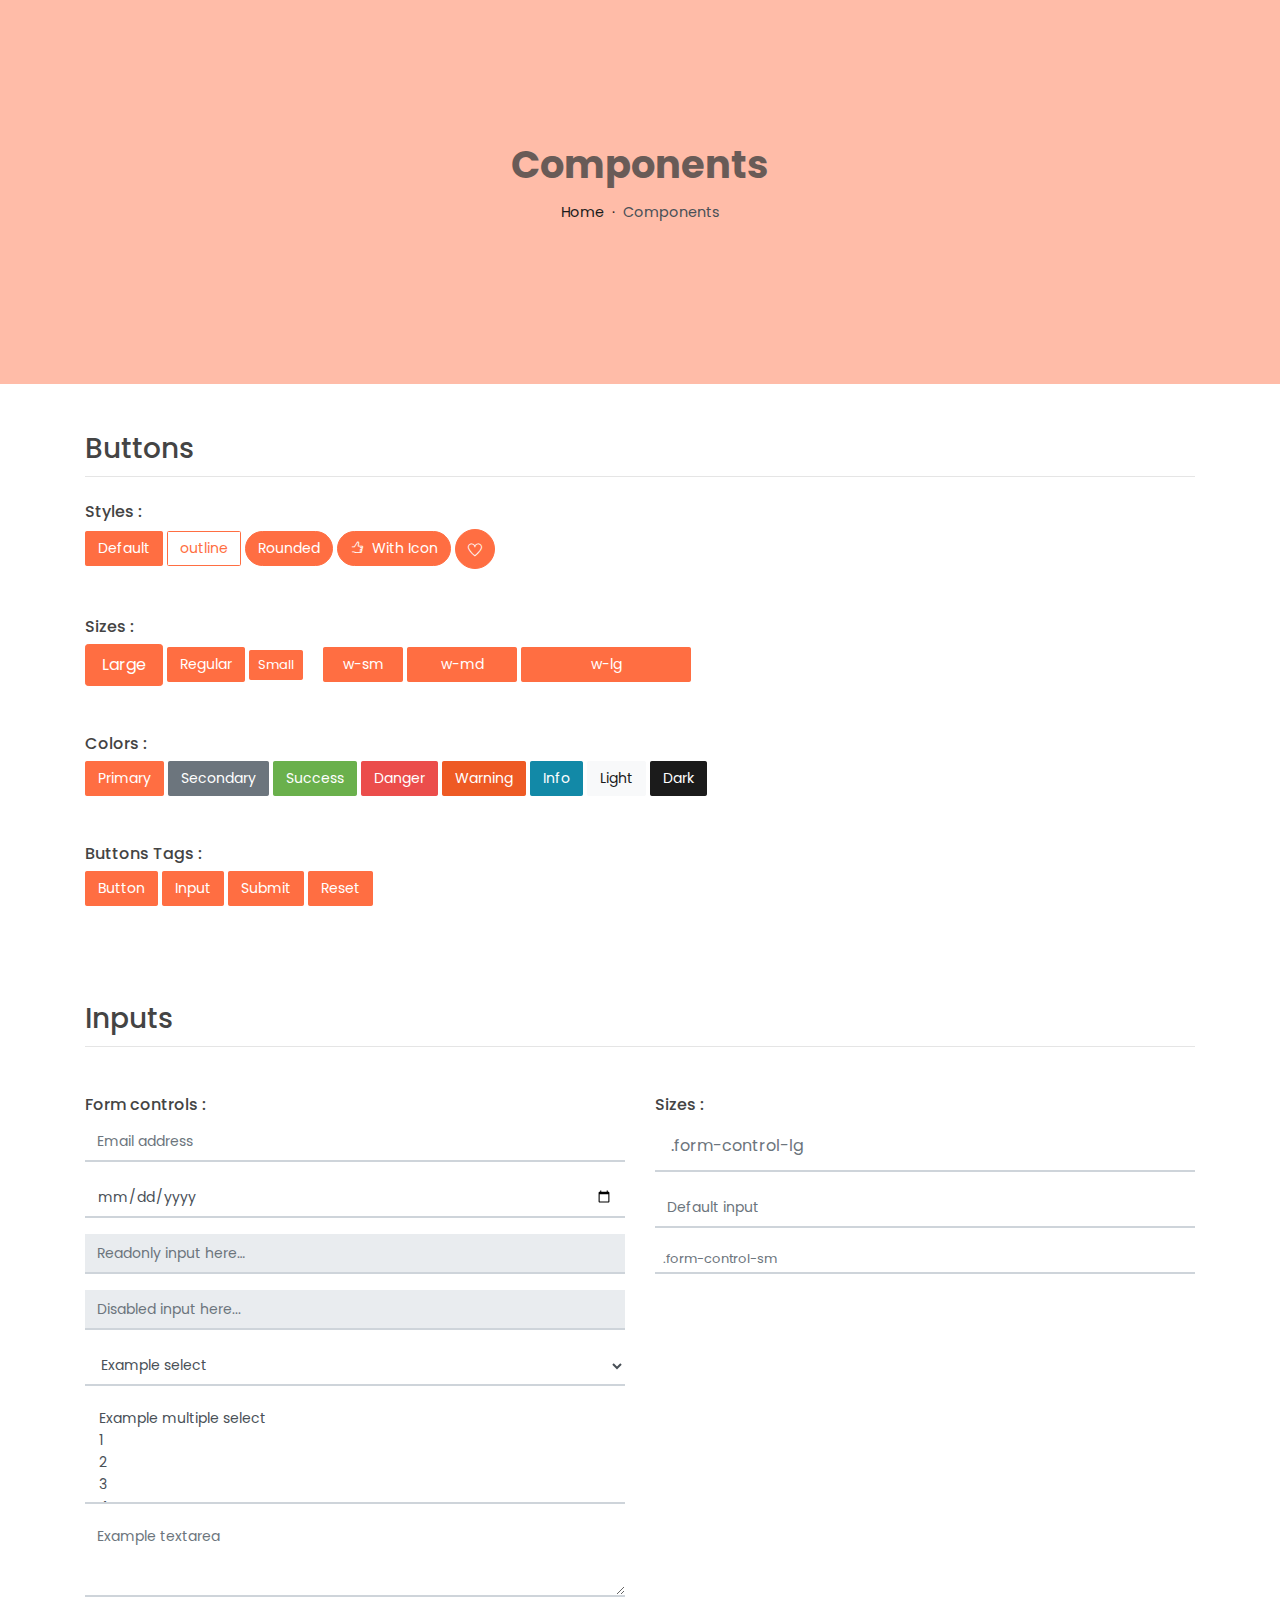
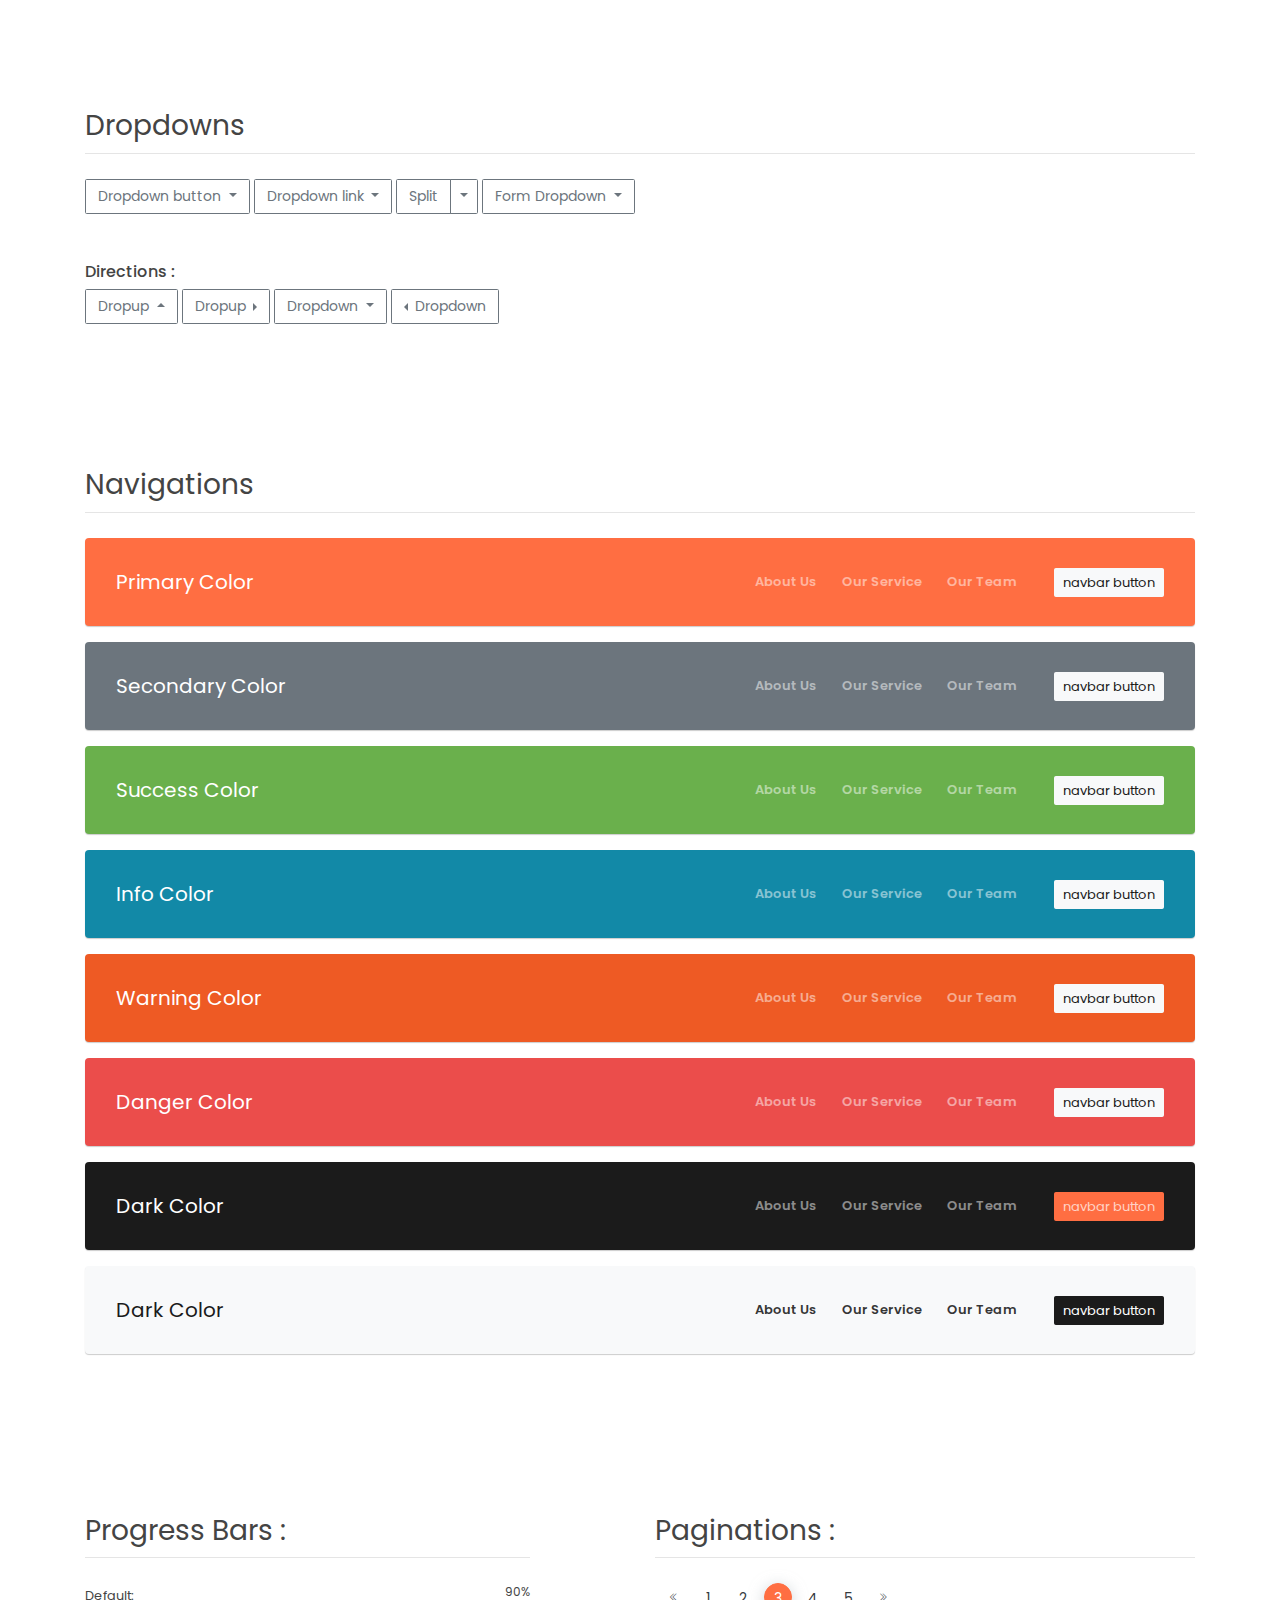
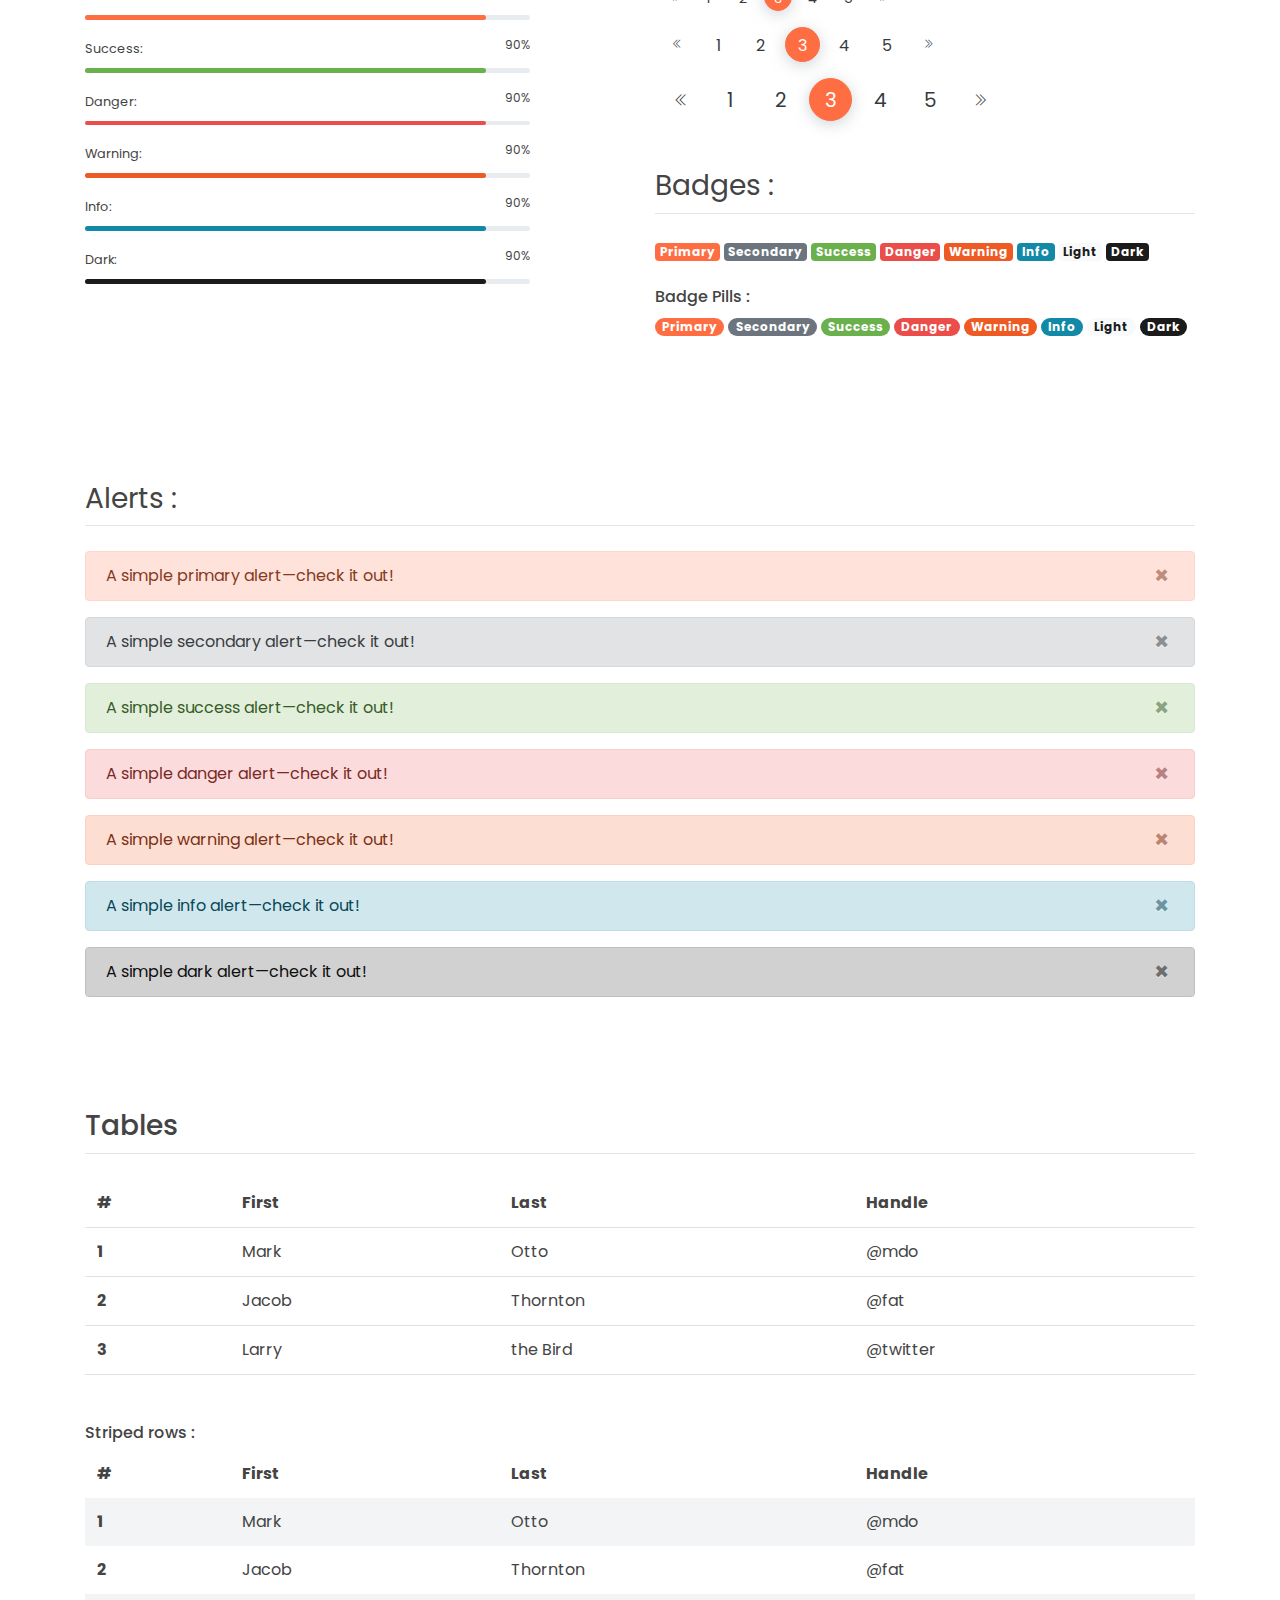
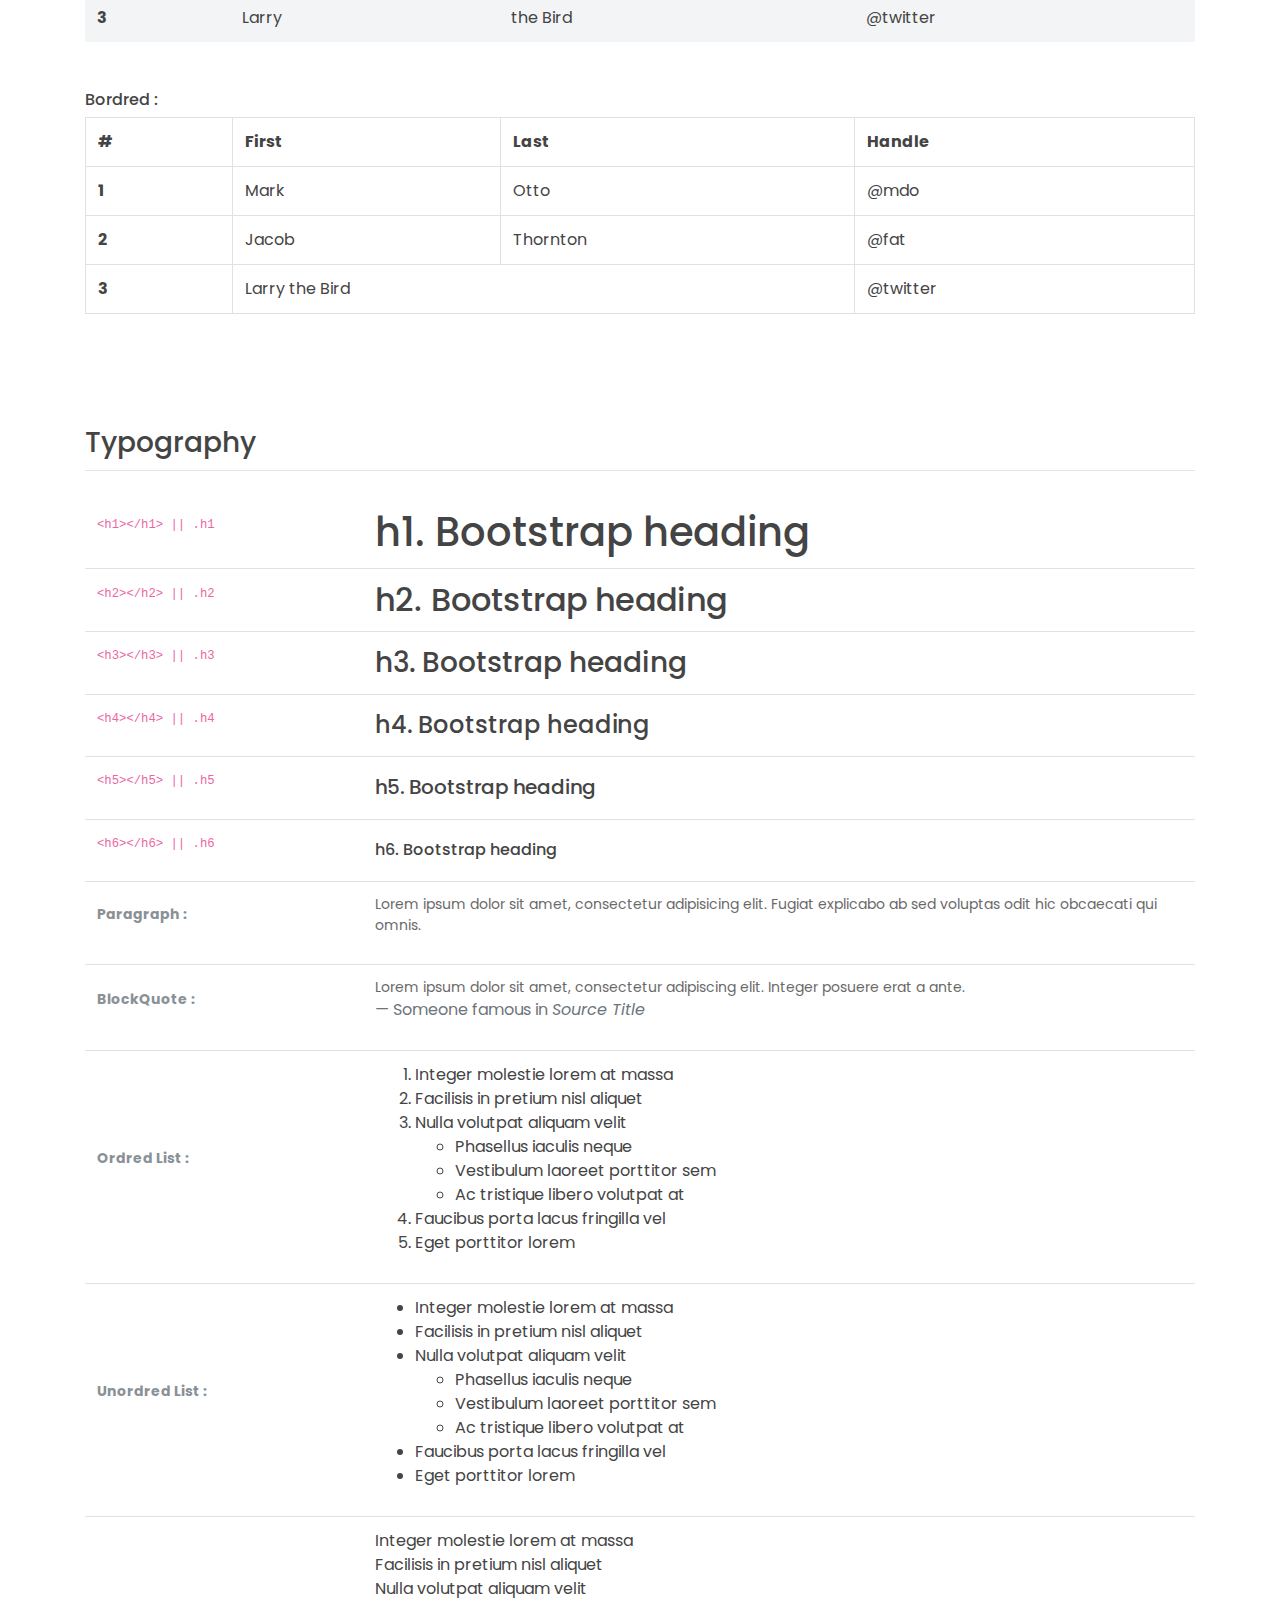
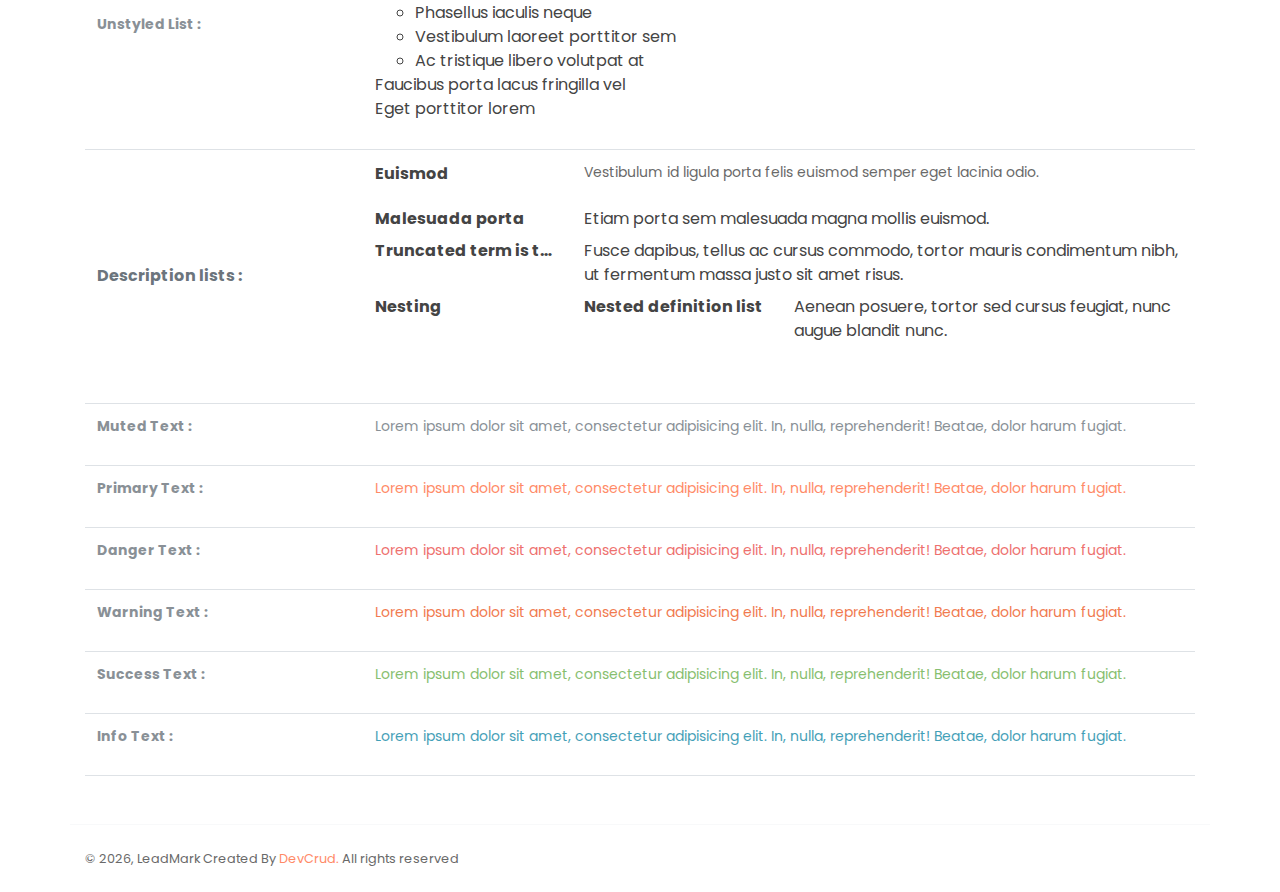
<file: components.html>
<!DOCTYPE html>
<html lang="en">
<head>
   <meta charset="utf-8">
    <meta name="viewport" content="width=device-width, initial-scale=1, shrink-to-fit=no">
    <meta name="description" content="Start your development with LeadMark landing page.">
    <meta name="author" content="Devcrud">
    <title>LeadMark Landing page | Components</title>
   <!-- font icons -->
   <link rel="stylesheet" href="assets/vendors/themify-icons/css/themify-icons.css">
   <!-- Bootstrap + Steller  -->
   <link rel="stylesheet" href="assets/css/leadmark.css">
</head>
<body>

   <!-- Page Header -->
   <header class="header header-mini"> 
      <div class="header-title">Components</div> 
      <nav aria-label="breadcrumb">
         <ol class="breadcrumb">
            <li class="breadcrumb-item"><a href="/">Home</a></li>
            <li class="breadcrumb-item active" aria-current="page">Components</li>
         </ol>
      </nav>
   </header> <!-- End Of Page Header -->

   <!-- main content -->
   <div class="container">

      <!-- Buttons -->
      <h3 class="mt-5">Buttons</h3>
      <hr>
      <h6 class="section-secondary-title">Styles :</h6>
      <button class="btn btn-primary">Default</button>
      <button class="btn btn-outline-primary">outline</button>
      <button class="btn btn-primary rounded">Rounded</button>
      <button class="btn btn-primary rounded"><i class="ti-thumb-up pr-1"></i> With Icon</button>
      <button class="btn btn-primary circle"><i class="ti-heart"></i></button>

      <h6 class="section-secondary-title mt-5">Sizes :</h6>
      <button class="btn btn-primary btn-lg">Large</button>
      <button class="btn btn-primary ">Regular</button>
      <button class="btn btn-primary btn-sm">Small</button>
      <button class="btn btn-primary w-sm ml-3">w-sm</button>
      <button class="btn btn-primary w-md">w-md</button>
      <button class="btn btn-primary w-lg">w-lg</button>

      <h6 class="section-secondary-title mt-5">Colors :</h6>          
      <button type="button" class="btn btn-primary">Primary</button>
      <button type="button" class="btn btn-secondary">Secondary</button>
      <button type="button" class="btn btn-success">Success</button>
      <button type="button" class="btn btn-danger">Danger</button>
      <button type="button" class="btn btn-warning">Warning</button>
      <button type="button" class="btn btn-info">Info</button>
      <button type="button" class="btn btn-light">Light</button>
      <button type="button" class="btn btn-dark">Dark</button>

      <h6 class="section-secondary-title mt-5">Buttons Tags :</h6>
      <button class="btn btn-primary" type="submit">Button</button>
      <input class="btn btn-primary" type="button" value="Input">
      <input class="btn btn-primary" type="submit" value="Submit">
      <input class="btn btn-primary" type="reset" value="Reset">
      
      <!-- devider -->
      <div class="py-5"></div>

      <!-- Inputs -->
      <h3>Inputs</h3>
      <hr>
      <div class="row mt-5">
         <div class="col-md-6">
            <h6 class="section-secondary-title">Form controls :</h6>        
            <div class="form-group">
               <input type="email" class="form-control" id="exampleFormControlInput1" placeholder="Email address">
            </div>
            <div class="form-group">
               <input type="date" class="form-control" id="exampleFormControlInput1" placeholder="Date">
            </div>
            <div class="form-group">
               <input class="form-control" type="text" placeholder="Readonly input here…" readonly>
            </div>
            <div class="form-group">
               <input class="form-control" id="disabledInput" type="text" placeholder="Disabled input here..." disabled>
            </div>
            <div class="form-group">
               <select class="form-control" id="exampleFormControlSelect1">
                  <option>Example select</option>
                  <option>1</option>
                  <option>2</option>
                  <option>3</option>
                  <option>4</option>
                  <option>5</option>
               </select>
            </div>
            <div class="form-group">
               <select multiple class="form-control" id="exampleFormControlSelect2">
                  <option>Example multiple select</option>
                  <option>1</option>
                  <option>2</option>
                  <option>3</option>
                  <option>4</option>
                  <option>5</option>
               </select>
            </div>
            <div class="form-group">
               <textarea class="form-control" id="exampleFormControlTextarea1" rows="3" placeholder="Example textarea"></textarea>
            </div>
         </div>
         <div class="col-md-6">
            <h6 class="section-secondary-title">Sizes :</h6>    
            <div class="form-group">
               <input class="form-control form-control-lg" type="text" placeholder=".form-control-lg">             
            </div>
            <div class="form-group">
               <input class="form-control" type="text" placeholder="Default input">
            </div>
            <div class="form-group">
               <input class="form-control form-control-sm" type="text" placeholder=".form-control-sm"> 
            </div>
         </div>
      </div> <!-- end of inputs -->   

      <!-- devider -->
      <div class="py-5"></div>             

      <!-- Dropdowns -->
      <h3 class="components-section-title font-weight-normal">Dropdowns</h3>
      <hr>
      <div class="dropdown d-inline-block">
         <button class="btn btn-outline-secondary dropdown-toggle" type="button" id="dropdownMenuButton" data-toggle="dropdown" aria-haspopup="true" aria-expanded="false">
         Dropdown button
         </button>
         <div class="dropdown-menu" aria-labelledby="dropdownMenuButton">
         <a class="dropdown-item" href="#">Action</a>
         <a class="dropdown-item" href="#">Another action</a>
         <a class="dropdown-item" href="#">Something else here</a>
         </div>
      </div>
      <div class="dropdown d-inline-block">
         <a class="btn btn-outline-secondary dropdown-toggle" href="#" role="button" id="dropdownMenuLink" data-toggle="dropdown" aria-haspopup="true" aria-expanded="false">
            Dropdown link
         </a>
         <div class="dropdown-menu" aria-labelledby="dropdownMenuLink">
            <a class="dropdown-item" href="#">Action</a>
            <a class="dropdown-item" href="#">Another action</a>
            <a class="dropdown-item" href="#">Something else here</a>
         </div>
      </div>
      <div class="btn-group">
         <button type="button" class="btn btn-outline-secondary">Split</button>
         <button type="button" class="btn btn-outline-secondary dropdown-toggle dropdown-toggle-split" data-toggle="dropdown" aria-haspopup="true" aria-expanded="false">
         <span class="sr-only">Toggle Dropdown</span>
         </button>
         <div class="dropdown-menu">
            <a class="dropdown-item" href="#">Action</a>
            <a class="dropdown-item" href="#">Another action</a>
            <a class="dropdown-item" href="#">Something else here</a>
            <div class="dropdown-divider"></div>
            <a class="dropdown-item" href="#">Separated link</a>
         </div>
      </div>
      <div class="btn-group">
         <button class="btn btn-outline-secondary dropdown-toggle" type="button" id="dropdownMenuButton" data-toggle="dropdown" aria-haspopup="true" aria-expanded="false">
            Form Dropdown
         </button>
         <div class="dropdown-menu form">
            <form class="px-4 py-3">
               <div class="form-group">
                  <input type="email" class="form-control" id="exampleDropdownFormEmail1" placeholder="email@example.com">
               </div>
               <div class="form-group">
                  <input type="password" class="form-control" id="exampleDropdownFormPassword1" placeholder="Password">
               </div>
               <div class="form-check mb-3">
                  <input type="checkbox" class="form-check-input" id="dropdownCheck">
                  <label class="form-check-label" for="dropdownCheck">
                     Remember me
                  </label>
               </div>
               <button type="submit" class="btn btn-primary btn-block">Sign in</button>
            </form>
            <div class="dropdown-divider"></div>
            <a class="dropdown-item" href="#"><small>New around here? Sign up</small></a>
            <a class="dropdown-item" href="#"><small>Forgot password?</small></a>
         </div>
      </div>       
      <h6 class="section-secondary-title mt-5">Directions :</h6>  
      <div class="btn-group dropup">
         <button type="button" class="btn btn-outline-secondary dropdown-toggle" data-toggle="dropdown" aria-haspopup="true" aria-expanded="false">
            Dropup
         </button>
         <div class="dropdown-menu">
            <a class="dropdown-item" href="#">Action</a>
            <a class="dropdown-item" href="#">Another action</a>
            <a class="dropdown-item" href="#">Something else here</a>
            <div class="dropdown-divider"></div>
            <a class="dropdown-item" href="#">Separated link</a>
         </div>
      </div>
      <div class="btn-group dropright">
         <button type="button" class="btn btn-outline-secondary dropdown-toggle" data-toggle="dropdown" aria-haspopup="true" aria-expanded="false">
            Dropup
         </button>
         <div class="dropdown-menu">
            <a class="dropdown-item" href="#">Action</a>
            <a class="dropdown-item" href="#">Another action</a>
            <a class="dropdown-item" href="#">Something else here</a>
            <div class="dropdown-divider"></div>
            <a class="dropdown-item" href="#">Separated link</a>
         </div>
      </div>
      <div class="btn-group">
         <button type="button" class="btn btn-outline-secondary dropdown-toggle" data-toggle="dropdown" aria-haspopup="true" aria-expanded="false">
            Dropdown
         </button>
         <div class="dropdown-menu">
            <a class="dropdown-item" href="#">Action</a>
            <a class="dropdown-item" href="#">Another action</a>
            <a class="dropdown-item" href="#">Something else here</a>
            <div class="dropdown-divider"></div>
            <a class="dropdown-item" href="#">Separated link</a>
         </div>
      </div>
      <div class="btn-group dropleft">
         <button type="button" class="btn btn-outline-secondary dropdown-toggle" data-toggle="dropdown" aria-haspopup="true" aria-expanded="false">
            Dropdown
         </button>
         <div class="dropdown-menu">
            <a class="dropdown-item" href="#">Action</a>
            <a class="dropdown-item" href="#">Another action</a>
            <a class="dropdown-item" href="#">Something else here</a>
            <div class="dropdown-divider"></div>
            <a class="dropdown-item" href="#">Separated link</a>
         </div>
      </div> <!-- end of Dropdowns -->  

      <!-- devider -->
      <div class="py-5"></div>   

      <!-- navbars -->
      <h3 class="components-section-title font-weight-normal mt-5">Navigations</h3>
      <hr>
      <nav class="navbar navbar-expand-sm navbar-dark bg-primary rounded shadow mb-3">
         <div class="container">
            <a class="navbar-brand" href="#">Primary Color</a>
            <button class="navbar-toggler ml-auto" type="button" data-toggle="collapse" data-target="#navbarSupportedContent" aria-controls="navbarSupportedContent" aria-expanded="false" aria-label="Toggle navigation">
            <span class="navbar-toggler-icon"></span>
            </button>
            <div class="collapse navbar-collapse" id="navbarSupportedContent">
               <ul class="navbar-nav ml-auto"> 
                  <li class="nav-item">
                     <a class="nav-link" href="#about">About Us</a>
                  </li>
                  <li class="nav-item">
                     <a class="nav-link" href="#service">Our Service</a>
                  </li>
                  <li class="nav-item">
                     <a class="nav-link" href="#team">Our Team</a>
                  </li>
                  <li class="nav-item">
                     <a href="#book-table" class="ml-4 mt-1 btn btn-light btn-sm">navbar button</a>
                  </li>
               </ul>                       
            </div>
         </div>
      </nav>
      <nav class="navbar navbar-expand-sm navbar-dark bg-secondary rounded shadow mb-3">
         <div class="container">
            <a class="navbar-brand" href="#">Secondary Color</a>
            <button class="navbar-toggler ml-auto" type="button" data-toggle="collapse" data-target="#navbarSupportedContent" aria-controls="navbarSupportedContent" aria-expanded="false" aria-label="Toggle navigation">
            <span class="navbar-toggler-icon"></span>
            </button>
            <div class="collapse navbar-collapse" id="navbarSupportedContent">
               <ul class="navbar-nav ml-auto"> 
                  <li class="nav-item">
                     <a class="nav-link" href="#about">About Us</a>
                  </li>
                  <li class="nav-item">
                     <a class="nav-link" href="#service">Our Service</a>
                  </li>
                  <li class="nav-item">
                     <a class="nav-link" href="#team">Our Team</a>
                  </li>
                  <li class="nav-item">
                     <a href="#book-table" class="ml-4 mt-1 btn btn-light btn-sm">navbar button</a>
                  </li>
               </ul>                       
            </div>
         </div>
      </nav>
      <nav class="navbar navbar-expand-sm navbar-dark bg-success rounded shadow mb-3">
         <div class="container">
            <a class="navbar-brand" href="#">Success Color</a>
            <button class="navbar-toggler ml-auto" type="button" data-toggle="collapse" data-target="#navbarSupportedContent" aria-controls="navbarSupportedContent" aria-expanded="false" aria-label="Toggle navigation">
            <span class="navbar-toggler-icon"></span>
            </button>
            <div class="collapse navbar-collapse" id="navbarSupportedContent">
               <ul class="navbar-nav ml-auto"> 
                  <li class="nav-item">
                     <a class="nav-link" href="#about">About Us</a>
                  </li>
                  <li class="nav-item">
                     <a class="nav-link" href="#service">Our Service</a>
                  </li>
                  <li class="nav-item">
                     <a class="nav-link" href="#team">Our Team</a>
                  </li>
                  <li class="nav-item">
                     <a href="#book-table" class="ml-4 mt-1 btn btn-light btn-sm">navbar button</a>
                  </li>
               </ul>                       
            </div>
         </div>
      </nav>
      <nav class="navbar navbar-expand-sm navbar-dark bg-info rounded shadow mb-3">
         <div class="container">
            <a class="navbar-brand" href="#">Info Color</a>
            <button class="navbar-toggler ml-auto" type="button" data-toggle="collapse" data-target="#navbarSupportedContent" aria-controls="navbarSupportedContent" aria-expanded="false" aria-label="Toggle navigation">
            <span class="navbar-toggler-icon"></span>
            </button>
            <div class="collapse navbar-collapse" id="navbarSupportedContent">
               <ul class="navbar-nav ml-auto"> 
                  <li class="nav-item">
                     <a class="nav-link" href="#about">About Us</a>
                  </li>
                  <li class="nav-item">
                     <a class="nav-link" href="#service">Our Service</a>
                  </li>
                  <li class="nav-item">
                     <a class="nav-link" href="#team">Our Team</a>
                  </li>
                  <li class="nav-item">
                     <a href="#book-table" class="ml-4 mt-1 btn btn-light btn-sm">navbar button</a>
                  </li>
               </ul>                       
            </div>
         </div>
      </nav>
      <nav class="navbar navbar-expand-sm navbar-dark bg-warning rounded shadow mb-3">
         <div class="container">
            <a class="navbar-brand" href="#">Warning Color</a>
            <button class="navbar-toggler ml-auto" type="button" data-toggle="collapse" data-target="#navbarSupportedContent" aria-controls="navbarSupportedContent" aria-expanded="false" aria-label="Toggle navigation">
            <span class="navbar-toggler-icon"></span>
            </button>
            <div class="collapse navbar-collapse" id="navbarSupportedContent">
               <ul class="navbar-nav ml-auto"> 
                  <li class="nav-item">
                     <a class="nav-link" href="#about">About Us</a>
                  </li>
                  <li class="nav-item">
                     <a class="nav-link" href="#service">Our Service</a>
                  </li>
                  <li class="nav-item">
                     <a class="nav-link" href="#team">Our Team</a>
                  </li>
                  <li class="nav-item">
                     <a href="#book-table" class="ml-4 mt-1 btn btn-light btn-sm">navbar button</a>
                  </li>
               </ul>                       
            </div>
         </div>
      </nav>
      <nav class="navbar navbar-expand-sm navbar-dark bg-danger rounded shadow mb-3">
         <div class="container">
            <a class="navbar-brand" href="#">Danger Color</a>
            <button class="navbar-toggler ml-auto" type="button" data-toggle="collapse" data-target="#navbarSupportedContent" aria-controls="navbarSupportedContent" aria-expanded="false" aria-label="Toggle navigation">
            <span class="navbar-toggler-icon"></span>
            </button>
            <div class="collapse navbar-collapse" id="navbarSupportedContent">
               <ul class="navbar-nav ml-auto"> 
                  <li class="nav-item">
                     <a class="nav-link" href="#about">About Us</a>
                  </li>
                  <li class="nav-item">
                     <a class="nav-link" href="#service">Our Service</a>
                  </li>
                  <li class="nav-item">
                     <a class="nav-link" href="#team">Our Team</a>
                  </li>
                  <li class="nav-item">
                     <a href="#book-table" class="ml-4 mt-1 btn btn-light btn-sm">navbar button</a>
                  </li>
               </ul>                       
            </div>
         </div>
      </nav>
      <nav class="navbar navbar-expand-sm navbar-dark bg-dark rounded shadow mb-3">
         <div class="container">
            <a class="navbar-brand" href="#">Dark Color</a>
            <button class="navbar-toggler ml-auto" type="button" data-toggle="collapse" data-target="#navbarSupportedContent" aria-controls="navbarSupportedContent" aria-expanded="false" aria-label="Toggle navigation">
            <span class="navbar-toggler-icon"></span>
            </button>
            <div class="collapse navbar-collapse" id="navbarSupportedContent">
               <ul class="navbar-nav ml-auto"> 
                  <li class="nav-item">
                     <a class="nav-link" href="#about">About Us</a>
                  </li>
                  <li class="nav-item">
                     <a class="nav-link" href="#service">Our Service</a>
                  </li>
                  <li class="nav-item">
                     <a class="nav-link" href="#team">Our Team</a>
                  </li>
                  <li class="nav-item">
                     <a href="#book-table" class="ml-4 mt-1 btn btn-primary btn-sm">navbar button</a>
                  </li>
               </ul>                       
            </div>
         </div>
      </nav>
      <nav class="navbar navbar-expand-sm navbar-light bg-light rounded shadow mb-3">
         <div class="container">
            <a class="navbar-brand" href="#">Dark Color</a>
            <button class="navbar-toggler ml-auto" type="button" data-toggle="collapse" data-target="#navbarSupportedContent" aria-controls="navbarSupportedContent" aria-expanded="false" aria-label="Toggle navigation">
            <span class="navbar-toggler-icon"></span>
            </button>
            <div class="collapse navbar-collapse" id="navbarSupportedContent">
               <ul class="navbar-nav ml-auto"> 
                  <li class="nav-item">
                     <a class="nav-link" href="#about">About Us</a>
                  </li>
                  <li class="nav-item">
                     <a class="nav-link" href="#service">Our Service</a>
                  </li>
                  <li class="nav-item">
                     <a class="nav-link" href="#team">Our Team</a>
                  </li>
                  <li class="nav-item">
                     <a href="#book-table" class="ml-4 mt-1 btn btn-dark btn-sm">navbar button</a>
                  </li>
               </ul>                       
            </div>
         </div>
      </nav>
      <!-- End of navbars -->

      <!-- devider -->
      <div class="py-5"></div>   
      
      <!-- progress bars -->
      <div class="row justify-content-between">
         <div class="col-md-5">
            <h3 class="components-section-title font-weight-normal mt-5">Progress Bars :</h3>
            <hr>
            <small>Default: </small>
            <div class="progress mt-2 mb-3">
               <div class="progress-bar" role="progressbar" style="width: 90%" aria-valuenow="25" aria-valuemin="0" aria-valuemax="100"><span>90%</span></div>
            </div>
            <small>Success:</small>
            <div class="progress mt-2 mb-3">
               <div class="progress-bar bg-success" role="progressbar" style="width: 90%" aria-valuenow="25" aria-valuemin="0" aria-valuemax="100"><span>90%</span></div>
            </div>
            <small>Danger:</small>
            <div class="progress mt-2 mb-3">
               <div class="progress-bar bg-danger" role="progressbar" style="width: 90%" aria-valuenow="25" aria-valuemin="0" aria-valuemax="100"><span>90%</span></div>
            </div>
            <small>Warning:</small>
            <div class="progress mt-2 mb-3">
               <div class="progress-bar bg-warning" role="progressbar" style="width: 90%" aria-valuenow="25" aria-valuemin="0" aria-valuemax="100"><span>90%</span></div>
            </div>
            <small>Info:</small>
            <div class="progress mt-2 mb-3">
               <div class="progress-bar bg-info" role="progressbar" style="width: 90%" aria-valuenow="25" aria-valuemin="0" aria-valuemax="100"><span>90%</span></div>
            </div>
            <small>Dark:</small>
            <div class="progress mt-2 mb-3">
               <div class="progress-bar bg-dark" role="progressbar" style="width: 90%" aria-valuenow="25" aria-valuemin="0" aria-valuemax="100"><span>90%</span></div>
            </div>
         </div>
         <div class="col-md-6">
            <h3 class="components-section-title font-weight-normal mt-5">Paginations :</h3>
            <hr>
            <nav aria-label="Page navigation example">
               <ul class="pagination pagination-sm">
                  <li class="page-item"><a class="page-link" href="#"><i class="ti-angle-double-left"></i></a></li>
                  <li class="page-item"><a class="page-link" href="#">1</a></li>
                  <li class="page-item"><a class="page-link" href="#">2</a></li>
                  <li class="page-item active"><a class="page-link" href="#">3</a></li>
                  <li class="page-item"><a class="page-link" href="#">4</a></li>
                  <li class="page-item"><a class="page-link" href="#">5</a></li>
                  <li class="page-item"><a class="page-link" href="#"><i class="ti-angle-double-right"></i></a></li>
               </ul>
            </nav>
            <nav aria-label="Page navigation example">
               <ul class="pagination">
               <li class="page-item"><a class="page-link" href="#"><i class="ti-angle-double-left"></i></a></li>
                  <li class="page-item"><a class="page-link" href="#">1</a></li>
                  <li class="page-item"><a class="page-link" href="#">2</a></li>
                  <li class="page-item active"><a class="page-link" href="#">3</a></li>
                  <li class="page-item"><a class="page-link" href="#">4</a></li>
                  <li class="page-item"><a class="page-link" href="#">5</a></li>
                  <li class="page-item"><a class="page-link" href="#"><i class="ti-angle-double-right"></i></a></li>
               </ul>
            </nav>
            <nav aria-label="Page navigation example">
               <ul class="pagination pagination-lg">
                  <li class="page-item"><a class="page-link" href="#"><i class="ti-angle-double-left"></i></a></li>
                  <li class="page-item"><a class="page-link" href="#">1</a></li>
                  <li class="page-item"><a class="page-link" href="#">2</a></li>
                  <li class="page-item active"><a class="page-link" href="#">3</a></li>
                  <li class="page-item"><a class="page-link" href="#">4</a></li>
                  <li class="page-item"><a class="page-link" href="#">5</a></li>
                  <li class="page-item"><a class="page-link" href="#"><i class="ti-angle-double-right"></i></a></li>
               </ul>
            </nav>

            <!-- Badges -->
            <h3 class="components-section-title font-weight-normal mt-5">Badges :</h3>
            <hr>
            <span class="badge badge-primary">Primary</span>
            <span class="badge badge-secondary">Secondary</span>
            <span class="badge badge-success">Success</span>
            <span class="badge badge-danger">Danger</span>
            <span class="badge badge-warning">Warning</span>
            <span class="badge badge-info">Info</span>
            <span class="badge badge-light">Light</span>
            <span class="badge badge-dark">Dark</span>
            <h6 class="section-secondary-title mt-4 mb-2">Badge Pills :</h6>
            <span class="badge badge-pill badge-primary">Primary</span>
            <span class="badge badge-pill badge-secondary">Secondary</span>
            <span class="badge badge-pill badge-success">Success</span>
            <span class="badge badge-pill badge-danger">Danger</span>
            <span class="badge badge-pill badge-warning">Warning</span>
            <span class="badge badge-pill badge-info">Info</span>
            <span class="badge badge-pill badge-light">Light</span>
            <span class="badge badge-pill badge-dark">Dark</span>
         </div>
      </div> <!-- End of Progress bars -->

      <!-- devider -->
      <div class="py-5"></div>  

      <!-- Alerts -->
      <h3 class="components-section-title font-weight-normal mt-5">Alerts :</h3>
      <hr>
      <div class="alert alert-primary alert-dismissible fade show" role="alert">
         A simple primary alert—check it out!
         <button type="button" class="close" data-dismiss="alert" aria-label="Close">
            <span aria-hidden="true">&times;</span>
         </button>
      </div>
      <div class="alert alert-secondary alert-dismissible fade show" role="alert">
         A simple secondary alert—check it out!
         <button type="button" class="close" data-dismiss="alert" aria-label="Close">
            <span aria-hidden="true">&times;</span>
         </button>
      </div>
      <div class="alert alert-success alert-dismissible fade show" role="alert">
         A simple success alert—check it out!
         <button type="button" class="close" data-dismiss="alert" aria-label="Close">
            <span aria-hidden="true">&times;</span>
         </button>
      </div>
      <div class="alert alert-danger alert-dismissible fade show" role="alert">
         A simple danger alert—check it out!
         <button type="button" class="close" data-dismiss="alert" aria-label="Close">
            <span aria-hidden="true">&times;</span>
         </button>
      </div>
      <div class="alert alert-warning alert-dismissible fade show" role="alert">
         A simple warning alert—check it out!
         <button type="button" class="close" data-dismiss="alert" aria-label="Close">
            <span aria-hidden="true">&times;</span>
         </button>
      </div>
      <div class="alert alert-info alert-dismissible fade show" role="alert">
         A simple info alert—check it out!
         <button type="button" class="close" data-dismiss="alert" aria-label="Close">
            <span aria-hidden="true">&times;</span>
         </button>
      </div>
      <div class="alert alert-dark alert-dismissible fade show" role="alert">
         A simple dark alert—check it out!
         <button type="button" class="close" data-dismiss="alert" aria-label="Close">
            <span aria-hidden="true">&times;</span>
         </button>
      </div>
      <!-- end of alerts -->

      <!-- devider -->
      <div class="py-5"></div> 
   
      <!-- tables -->
      <h3 class="components-section-title">Tables</h3>
      <hr>
      <table class="table">
         <thead>
            <tr>
               <th scope="col">#</th>
               <th scope="col">First</th>
               <th scope="col">Last</th>
               <th scope="col">Handle</th>
            </tr>
         </thead>
         <tbody>
            <tr>
               <th scope="row">1</th>
               <td>Mark</td>
               <td>Otto</td>
               <td>@mdo</td>
            </tr>
            <tr>
               <th scope="row">2</th>
               <td>Jacob</td>
               <td>Thornton</td>
               <td>@fat</td>
            </tr>
            <tr>
               <th scope="row">3</th>
               <td>Larry</td>
               <td>the Bird</td>
               <td>@twitter</td>
            </tr>
         </tbody>
      </table>

      <h6 class="section-secondary-title mt-5">Striped rows :</h6>
      <table class="table table-striped">
         <thead>
            <tr>
               <th scope="col">#</th>
               <th scope="col">First</th>
               <th scope="col">Last</th>
               <th scope="col">Handle</th>
            </tr>
         </thead>
         <tbody>
            <tr>
               <th scope="row">1</th>
               <td>Mark</td>
               <td>Otto</td>
               <td>@mdo</td>
            </tr>
            <tr>
               <th scope="row">2</th>
               <td>Jacob</td>
               <td>Thornton</td>
               <td>@fat</td>
            </tr>
            <tr>
               <th scope="row">3</th>
               <td>Larry</td>
               <td>the Bird</td>
               <td>@twitter</td>
            </tr>
         </tbody>
      </table>

      <h6 class="section-secondary-title mt-5">Bordred :</h6>
      <table class="table table-bordered">
         <thead>
            <tr>
               <th scope="col">#</th>
               <th scope="col">First</th>
               <th scope="col">Last</th>
               <th scope="col">Handle</th>
            </tr>
         </thead>
         <tbody>
            <tr>
               <th scope="row">1</th>
               <td>Mark</td>
               <td>Otto</td>
               <td>@mdo</td>
            </tr>
            <tr>
               <th scope="row">2</th>
               <td>Jacob</td>
               <td>Thornton</td>
               <td>@fat</td>
            </tr>
            <tr>
               <th scope="row">3</th>
               <td colspan="2">Larry the Bird</td>
               <td>@twitter</td>
            </tr>
         </tbody>
      </table>
      <!-- end of tables -->

      <!-- devider -->
      <div class="py-5"></div> 

      <!-- typography -->
      <h3 class="components-section-title">Typography</h3>
      <hr>
      <table class="table table-borderless v-align-center">
         <tbody>
            <tr>
               <td>
                  <p><code class="highlighter-rouge">&lt;h1&gt;&lt;/h1&gt; || .h1</code></p>
               </td>
               <td class="w-75"><span class="h1">h1. Bootstrap heading</span></td>
            </tr>
            <tr>
               <td>
                  <p><code class="highlighter-rouge">&lt;h2&gt;&lt;/h2&gt; || .h2</code></p>
               </td>
               <td><span class="h2">h2. Bootstrap heading</span></td>
            </tr>
            <tr>
               <td>
                  <p><code class="highlighter-rouge">&lt;h3&gt;&lt;/h3&gt; || .h3</code></p>
               </td>
               <td><span class="h3">h3. Bootstrap heading</span></td>
            </tr>
            <tr>
               <td>
                  <p><code class="highlighter-rouge">&lt;h4&gt;&lt;/h4&gt; || .h4</code></p>
               </td>
               <td><span class="h4">h4. Bootstrap heading</span></td>
            </tr>
            <tr>
               <td>
                  <p><code class="highlighter-rouge">&lt;h5&gt;&lt;/h5&gt; || .h5</code></p>
               </td>
               <td><span class="h5">h5. Bootstrap heading</span></td>
            </tr>
            <tr>
               <td>
                  <p><code class="highlighter-rouge">&lt;h6&gt;&lt;/h6&gt; || .h6</code></p>
               </td>
               <td><span class="h6">h6. Bootstrap heading</span></td>
            </tr>
            <tr>
               <td>
                  <p class="font-weight-bold text-muted">Paragraph :</p>
               </td>
               <td><p>Lorem ipsum dolor sit amet, consectetur adipisicing elit. Fugiat explicabo ab sed voluptas odit hic obcaecati qui omnis.</p></td>
            </tr>
            <tr>
               <td>
                  <p class="font-weight-bold text-muted">BlockQuote :</p>
               </td>
               <td>
                  <blockquote class="blockquote">
                     <p class="mb-0">Lorem ipsum dolor sit amet, consectetur adipiscing elit. Integer posuere erat a ante.</p>
                     <footer class="blockquote-footer">Someone famous in <cite title="Source Title">Source Title</cite></footer>
                  </blockquote>
               </td>
            </tr>

            <tr>
               <td><p class="font-weight-bold text-muted">Ordred List :</p></td>
               <td>
                  <ol>
                     <li>Integer molestie lorem at massa</li>
                     <li>Facilisis in pretium nisl aliquet</li>
                     <li>Nulla volutpat aliquam velit
                        <ul>
                           <li>Phasellus iaculis neque</li>
                           <li>Vestibulum laoreet porttitor sem</li>
                           <li>Ac tristique libero volutpat at</li>
                        </ul>
                     </li>
                     <li>Faucibus porta lacus fringilla vel</li>
                     <li>Eget porttitor lorem</li>
                  </ol>
               </td>
            </tr>
            <tr>
               <td><p class="font-weight-bold text-muted">Unordred List :</p></td>
               <td>
                  <ul >
                     <li>Integer molestie lorem at massa</li>
                     <li>Facilisis in pretium nisl aliquet</li>
                     <li>Nulla volutpat aliquam velit
                        <ul>
                           <li>Phasellus iaculis neque</li>
                           <li>Vestibulum laoreet porttitor sem</li>
                           <li>Ac tristique libero volutpat at</li>
                        </ul>
                     </li>
                     <li>Faucibus porta lacus fringilla vel</li>
                     <li>Eget porttitor lorem</li>
                  </ul>
               </td>
            </tr>
            <tr>
               <td><p class="font-weight-bold text-muted">Unstyled List :</p></td>
               <td>
                  <ul class="list-unstyled">
                     <li>Integer molestie lorem at massa</li>
                     <li>Facilisis in pretium nisl aliquet</li>
                     <li>Nulla volutpat aliquam velit
                        <ul>
                           <li>Phasellus iaculis neque</li>
                           <li>Vestibulum laoreet porttitor sem</li>
                           <li>Ac tristique libero volutpat at</li>
                        </ul>
                     </li>
                     <li>Faucibus porta lacus fringilla vel</li>
                     <li>Eget porttitor lorem</li>
                  </ul>
               </td>
            </tr>
            <tr>
               <td class="font-weight-bold text-muted">Description lists : </td>
               <td>
                  <dl class="row">
                     <dt class="col-sm-3">Euismod</dt>
                     <dd class="col-sm-9">
                        <p>Vestibulum id ligula porta felis euismod semper eget lacinia odio.</p>
                     </dd>

                     <dt class="col-sm-3">Malesuada porta</dt>
                     <dd class="col-sm-9">Etiam porta sem malesuada magna mollis euismod.</dd>

                     <dt class="col-sm-3 text-truncate">Truncated term is truncated</dt>
                     <dd class="col-sm-9">Fusce dapibus, tellus ac cursus commodo, tortor mauris condimentum nibh, ut fermentum massa justo sit amet risus.</dd>

                     <dt class="col-sm-3">Nesting</dt>
                     <dd class="col-sm-9">
                        <dl class="row">
                           <dt class="col-sm-4">Nested definition list</dt>
                           <dd class="col-sm-8">Aenean posuere, tortor sed cursus feugiat, nunc augue blandit nunc.</dd>
                        </dl>
                     </dd>
                  </dl>
               </td>
            </tr>
            <tr>
               <td>
                  <p class="font-weight-bold text-muted">Muted Text :</p>
               </td>
               <td>
                  <p class="text-muted">Lorem ipsum dolor sit amet, consectetur adipisicing elit. In, nulla, reprehenderit! Beatae, dolor harum fugiat.</p>
               </td>
            </tr>
            <tr>
               <td>
                  <p class="font-weight-bold text-muted">Primary Text :</p>
               </td>
               <td>
                  <p class="text-primary">Lorem ipsum dolor sit amet, consectetur adipisicing elit. In, nulla, reprehenderit! Beatae, dolor harum fugiat.</p>
               </td>
            </tr>
            <tr>
               <td>
                  <p class="font-weight-bold text-muted">Danger Text :</p>
               </td>
               <td>
                  <p class="text-danger">Lorem ipsum dolor sit amet, consectetur adipisicing elit. In, nulla, reprehenderit! Beatae, dolor harum fugiat.</p>
               </td>
            </tr>
            <tr>
               <td>
                  <p class="font-weight-bold text-muted">Warning Text :</p>
               </td>
               <td>
                  <p class="text-warning">Lorem ipsum dolor sit amet, consectetur adipisicing elit. In, nulla, reprehenderit! Beatae, dolor harum fugiat.</p>
               </td>
            </tr>
            <tr>
               <td>
                  <p class="font-weight-bold text-muted">Success Text :</p>
               </td>
               <td>
                  <p class="text-success">Lorem ipsum dolor sit amet, consectetur adipisicing elit. In, nulla, reprehenderit! Beatae, dolor harum fugiat.</p>
               </td>
            </tr>
            <tr>
               <td>
                  <p class="font-weight-bold text-muted">Info Text :</p>
               </td>
               <td>
                  <p class="text-info">Lorem ipsum dolor sit amet, consectetur adipisicing elit. In, nulla, reprehenderit! Beatae, dolor harum fugiat.</p>
               </td>
            </tr>
         </tbody>
      </table>
   </div>
   <!-- end of typography -->

   <!-- Page Footer -->
   <footer class="container mt-5 py-4 border-top border-light">
       <p class="mb-0 small">&copy; <script>document.write(new Date().getFullYear())</script>, LeadMark Created By <a href="https://www.devcrud.com" target="_blank">DevCrud.</a>  All rights reserved </p>     
   </footer>
   <!-- End of Page Footer -->  
   
   <!-- core  -->
   <script src="assets/vendors/jquery/jquery-3.4.1.js"></script>
   <script src="assets/vendors/bootstrap/bootstrap.bundle.js"></script>

</body>
</html>
</file>
<file: assets/vendors/themify-icons/css/themify-icons.css>
@font-face {
	font-family: 'themify';
	src:url("../fonts/themify.eot?-fvbane");
	src:url("../fonts/themify.eot?#iefix-fvbane") format("embedded-opentype"),
		url("../fonts/themify.woff?-fvbane") format("woff"),
		url("../fonts/themify.ttf?-fvbane") format("truetype"),
		url("../fonts/themify.svg?-fvbane#themify") format("svg");
	font-weight: normal;
	font-style: normal;
}

[class^="ti-"], [class*=" ti-"] {
	font-family: 'themify';
	speak: none;
	font-style: normal;
	font-weight: normal;
	font-variant: normal;
	text-transform: none;
	line-height: 1;

	/* Better Font Rendering =========== */
	-webkit-font-smoothing: antialiased;
	-moz-osx-font-smoothing: grayscale;
}

.ti-wand:before {
	content: "\e600";
}
.ti-volume:before {
	content: "\e601";
}
.ti-user:before {
	content: "\e602";
}
.ti-unlock:before {
	content: "\e603";
}
.ti-unlink:before {
	content: "\e604";
}
.ti-trash:before {
	content: "\e605";
}
.ti-thought:before {
	content: "\e606";
}
.ti-target:before {
	content: "\e607";
}
.ti-tag:before {
	content: "\e608";
}
.ti-tablet:before {
	content: "\e609";
}
.ti-star:before {
	content: "\e60a";
}
.ti-spray:before {
	content: "\e60b";
}
.ti-signal:before {
	content: "\e60c";
}
.ti-shopping-cart:before {
	content: "\e60d";
}
.ti-shopping-cart-full:before {
	content: "\e60e";
}
.ti-settings:before {
	content: "\e60f";
}
.ti-search:before {
	content: "\e610";
}
.ti-zoom-in:before {
	content: "\e611";
}
.ti-zoom-out:before {
	content: "\e612";
}
.ti-cut:before {
	content: "\e613";
}
.ti-ruler:before {
	content: "\e614";
}
.ti-ruler-pencil:before {
	content: "\e615";
}
.ti-ruler-alt:before {
	content: "\e616";
}
.ti-bookmark:before {
	content: "\e617";
}
.ti-bookmark-alt:before {
	content: "\e618";
}
.ti-reload:before {
	content: "\e619";
}
.ti-plus:before {
	content: "\e61a";
}
.ti-pin:before {
	content: "\e61b";
}
.ti-pencil:before {
	content: "\e61c";
}
.ti-pencil-alt:before {
	content: "\e61d";
}
.ti-paint-roller:before {
	content: "\e61e";
}
.ti-paint-bucket:before {
	content: "\e61f";
}
.ti-na:before {
	content: "\e620";
}
.ti-mobile:before {
	content: "\e621";
}
.ti-minus:before {
	content: "\e622";
}
.ti-medall:before {
	content: "\e623";
}
.ti-medall-alt:before {
	content: "\e624";
}
.ti-marker:before {
	content: "\e625";
}
.ti-marker-alt:before {
	content: "\e626";
}
.ti-arrow-up:before {
	content: "\e627";
}
.ti-arrow-right:before {
	content: "\e628";
}
.ti-arrow-left:before {
	content: "\e629";
}
.ti-arrow-down:before {
	content: "\e62a";
}
.ti-lock:before {
	content: "\e62b";
}
.ti-location-arrow:before {
	content: "\e62c";
}
.ti-link:before {
	content: "\e62d";
}
.ti-layout:before {
	content: "\e62e";
}
.ti-layers:before {
	content: "\e62f";
}
.ti-layers-alt:before {
	content: "\e630";
}
.ti-key:before {
	content: "\e631";
}
.ti-import:before {
	content: "\e632";
}
.ti-image:before {
	content: "\e633";
}
.ti-heart:before {
	content: "\e634";
}
.ti-heart-broken:before {
	content: "\e635";
}
.ti-hand-stop:before {
	content: "\e636";
}
.ti-hand-open:before {
	content: "\e637";
}
.ti-hand-drag:before {
	content: "\e638";
}
.ti-folder:before {
	content: "\e639";
}
.ti-flag:before {
	content: "\e63a";
}
.ti-flag-alt:before {
	content: "\e63b";
}
.ti-flag-alt-2:before {
	content: "\e63c";
}
.ti-eye:before {
	content: "\e63d";
}
.ti-export:before {
	content: "\e63e";
}
.ti-exchange-vertical:before {
	content: "\e63f";
}
.ti-desktop:before {
	content: "\e640";
}
.ti-cup:before {
	content: "\e641";
}
.ti-crown:before {
	content: "\e642";
}
.ti-comments:before {
	content: "\e643";
}
.ti-comment:before {
	content: "\e644";
}
.ti-comment-alt:before {
	content: "\e645";
}
.ti-close:before {
	content: "\e646";
}
.ti-clip:before {
	content: "\e647";
}
.ti-angle-up:before {
	content: "\e648";
}
.ti-angle-right:before {
	content: "\e649";
}
.ti-angle-left:before {
	content: "\e64a";
}
.ti-angle-down:before {
	content: "\e64b";
}
.ti-check:before {
	content: "\e64c";
}
.ti-check-box:before {
	content: "\e64d";
}
.ti-camera:before {
	content: "\e64e";
}
.ti-announcement:before {
	content: "\e64f";
}
.ti-brush:before {
	content: "\e650";
}
.ti-briefcase:before {
	content: "\e651";
}
.ti-bolt:before {
	content: "\e652";
}
.ti-bolt-alt:before {
	content: "\e653";
}
.ti-blackboard:before {
	content: "\e654";
}
.ti-bag:before {
	content: "\e655";
}
.ti-move:before {
	content: "\e656";
}
.ti-arrows-vertical:before {
	content: "\e657";
}
.ti-arrows-horizontal:before {
	content: "\e658";
}
.ti-fullscreen:before {
	content: "\e659";
}
.ti-arrow-top-right:before {
	content: "\e65a";
}
.ti-arrow-top-left:before {
	content: "\e65b";
}
.ti-arrow-circle-up:before {
	content: "\e65c";
}
.ti-arrow-circle-right:before {
	content: "\e65d";
}
.ti-arrow-circle-left:before {
	content: "\e65e";
}
.ti-arrow-circle-down:before {
	content: "\e65f";
}
.ti-angle-double-up:before {
	content: "\e660";
}
.ti-angle-double-right:before {
	content: "\e661";
}
.ti-angle-double-left:before {
	content: "\e662";
}
.ti-angle-double-down:before {
	content: "\e663";
}
.ti-zip:before {
	content: "\e664";
}
.ti-world:before {
	content: "\e665";
}
.ti-wheelchair:before {
	content: "\e666";
}
.ti-view-list:before {
	content: "\e667";
}
.ti-view-list-alt:before {
	content: "\e668";
}
.ti-view-grid:before {
	content: "\e669";
}
.ti-uppercase:before {
	content: "\e66a";
}
.ti-upload:before {
	content: "\e66b";
}
.ti-underline:before {
	content: "\e66c";
}
.ti-truck:before {
	content: "\e66d";
}
.ti-timer:before {
	content: "\e66e";
}
.ti-ticket:before {
	content: "\e66f";
}
.ti-thumb-up:before {
	content: "\e670";
}
.ti-thumb-down:before {
	content: "\e671";
}
.ti-text:before {
	content: "\e672";
}
.ti-stats-up:before {
	content: "\e673";
}
.ti-stats-down:before {
	content: "\e674";
}
.ti-split-v:before {
	content: "\e675";
}
.ti-split-h:before {
	content: "\e676";
}
.ti-smallcap:before {
	content: "\e677";
}
.ti-shine:before {
	content: "\e678";
}
.ti-shift-right:before {
	content: "\e679";
}
.ti-shift-left:before {
	content: "\e67a";
}
.ti-shield:before {
	content: "\e67b";
}
.ti-notepad:before {
	content: "\e67c";
}
.ti-server:before {
	content: "\e67d";
}
.ti-quote-right:before {
	content: "\e67e";
}
.ti-quote-left:before {
	content: "\e67f";
}
.ti-pulse:before {
	content: "\e680";
}
.ti-printer:before {
	content: "\e681";
}
.ti-power-off:before {
	content: "\e682";
}
.ti-plug:before {
	content: "\e683";
}
.ti-pie-chart:before {
	content: "\e684";
}
.ti-paragraph:before {
	content: "\e685";
}
.ti-panel:before {
	content: "\e686";
}
.ti-package:before {
	content: "\e687";
}
.ti-music:before {
	content: "\e688";
}
.ti-music-alt:before {
	content: "\e689";
}
.ti-mouse:before {
	content: "\e68a";
}
.ti-mouse-alt:before {
	content: "\e68b";
}
.ti-money:before {
	content: "\e68c";
}
.ti-microphone:before {
	content: "\e68d";
}
.ti-menu:before {
	content: "\e68e";
}
.ti-menu-alt:before {
	content: "\e68f";
}
.ti-map:before {
	content: "\e690";
}
.ti-map-alt:before {
	content: "\e691";
}
.ti-loop:before {
	content: "\e692";
}
.ti-location-pin:before {
	content: "\e693";
}
.ti-list:before {
	content: "\e694";
}
.ti-light-bulb:before {
	content: "\e695";
}
.ti-Italic:before {
	content: "\e696";
}
.ti-info:before {
	content: "\e697";
}
.ti-infinite:before {
	content: "\e698";
}
.ti-id-badge:before {
	content: "\e699";
}
.ti-hummer:before {
	content: "\e69a";
}
.ti-home:before {
	content: "\e69b";
}
.ti-help:before {
	content: "\e69c";
}
.ti-headphone:before {
	content: "\e69d";
}
.ti-harddrives:before {
	content: "\e69e";
}
.ti-harddrive:before {
	content: "\e69f";
}
.ti-gift:before {
	content: "\e6a0";
}
.ti-game:before {
	content: "\e6a1";
}
.ti-filter:before {
	content: "\e6a2";
}
.ti-files:before {
	content: "\e6a3";
}
.ti-file:before {
	content: "\e6a4";
}
.ti-eraser:before {
	content: "\e6a5";
}
.ti-envelope:before {
	content: "\e6a6";
}
.ti-download:before {
	content: "\e6a7";
}
.ti-direction:before {
	content: "\e6a8";
}
.ti-direction-alt:before {
	content: "\e6a9";
}
.ti-dashboard:before {
	content: "\e6aa";
}
.ti-control-stop:before {
	content: "\e6ab";
}
.ti-control-shuffle:before {
	content: "\e6ac";
}
.ti-control-play:before {
	content: "\e6ad";
}
.ti-control-pause:before {
	content: "\e6ae";
}
.ti-control-forward:before {
	content: "\e6af";
}
.ti-control-backward:before {
	content: "\e6b0";
}
.ti-cloud:before {
	content: "\e6b1";
}
.ti-cloud-up:before {
	content: "\e6b2";
}
.ti-cloud-down:before {
	content: "\e6b3";
}
.ti-clipboard:before {
	content: "\e6b4";
}
.ti-car:before {
	content: "\e6b5";
}
.ti-calendar:before {
	content: "\e6b6";
}
.ti-book:before {
	content: "\e6b7";
}
.ti-bell:before {
	content: "\e6b8";
}
.ti-basketball:before {
	content: "\e6b9";
}
.ti-bar-chart:before {
	content: "\e6ba";
}
.ti-bar-chart-alt:before {
	content: "\e6bb";
}
.ti-back-right:before {
	content: "\e6bc";
}
.ti-back-left:before {
	content: "\e6bd";
}
.ti-arrows-corner:before {
	content: "\e6be";
}
.ti-archive:before {
	content: "\e6bf";
}
.ti-anchor:before {
	content: "\e6c0";
}
.ti-align-right:before {
	content: "\e6c1";
}
.ti-align-left:before {
	content: "\e6c2";
}
.ti-align-justify:before {
	content: "\e6c3";
}
.ti-align-center:before {
	content: "\e6c4";
}
.ti-alert:before {
	content: "\e6c5";
}
.ti-alarm-clock:before {
	content: "\e6c6";
}
.ti-agenda:before {
	content: "\e6c7";
}
.ti-write:before {
	content: "\e6c8";
}
.ti-window:before {
	content: "\e6c9";
}
.ti-widgetized:before {
	content: "\e6ca";
}
.ti-widget:before {
	content: "\e6cb";
}
.ti-widget-alt:before {
	content: "\e6cc";
}
.ti-wallet:before {
	content: "\e6cd";
}
.ti-video-clapper:before {
	content: "\e6ce";
}
.ti-video-camera:before {
	content: "\e6cf";
}
.ti-vector:before {
	content: "\e6d0";
}
.ti-themify-logo:before {
	content: "\e6d1";
}
.ti-themify-favicon:before {
	content: "\e6d2";
}
.ti-themify-favicon-alt:before {
	content: "\e6d3";
}
.ti-support:before {
	content: "\e6d4";
}
.ti-stamp:before {
	content: "\e6d5";
}
.ti-split-v-alt:before {
	content: "\e6d6";
}
.ti-slice:before {
	content: "\e6d7";
}
.ti-shortcode:before {
	content: "\e6d8";
}
.ti-shift-right-alt:before {
	content: "\e6d9";
}
.ti-shift-left-alt:before {
	content: "\e6da";
}
.ti-ruler-alt-2:before {
	content: "\e6db";
}
.ti-receipt:before {
	content: "\e6dc";
}
.ti-pin2:before {
	content: "\e6dd";
}
.ti-pin-alt:before {
	content: "\e6de";
}
.ti-pencil-alt2:before {
	content: "\e6df";
}
.ti-palette:before {
	content: "\e6e0";
}
.ti-more:before {
	content: "\e6e1";
}
.ti-more-alt:before {
	content: "\e6e2";
}
.ti-microphone-alt:before {
	content: "\e6e3";
}
.ti-magnet:before {
	content: "\e6e4";
}
.ti-line-double:before {
	content: "\e6e5";
}
.ti-line-dotted:before {
	content: "\e6e6";
}
.ti-line-dashed:before {
	content: "\e6e7";
}
.ti-layout-width-full:before {
	content: "\e6e8";
}
.ti-layout-width-default:before {
	content: "\e6e9";
}
.ti-layout-width-default-alt:before {
	content: "\e6ea";
}
.ti-layout-tab:before {
	content: "\e6eb";
}
.ti-layout-tab-window:before {
	content: "\e6ec";
}
.ti-layout-tab-v:before {
	content: "\e6ed";
}
.ti-layout-tab-min:before {
	content: "\e6ee";
}
.ti-layout-slider:before {
	content: "\e6ef";
}
.ti-layout-slider-alt:before {
	content: "\e6f0";
}
.ti-layout-sidebar-right:before {
	content: "\e6f1";
}
.ti-layout-sidebar-none:before {
	content: "\e6f2";
}
.ti-layout-sidebar-left:before {
	content: "\e6f3";
}
.ti-layout-placeholder:before {
	content: "\e6f4";
}
.ti-layout-menu:before {
	content: "\e6f5";
}
.ti-layout-menu-v:before {
	content: "\e6f6";
}
.ti-layout-menu-separated:before {
	content: "\e6f7";
}
.ti-layout-menu-full:before {
	content: "\e6f8";
}
.ti-layout-media-right-alt:before {
	content: "\e6f9";
}
.ti-layout-media-right:before {
	content: "\e6fa";
}
.ti-layout-media-overlay:before {
	content: "\e6fb";
}
.ti-layout-media-overlay-alt:before {
	content: "\e6fc";
}
.ti-layout-media-overlay-alt-2:before {
	content: "\e6fd";
}
.ti-layout-media-left-alt:before {
	content: "\e6fe";
}
.ti-layout-media-left:before {
	content: "\e6ff";
}
.ti-layout-media-center-alt:before {
	content: "\e700";
}
.ti-layout-media-center:before {
	content: "\e701";
}
.ti-layout-list-thumb:before {
	content: "\e702";
}
.ti-layout-list-thumb-alt:before {
	content: "\e703";
}
.ti-layout-list-post:before {
	content: "\e704";
}
.ti-layout-list-large-image:before {
	content: "\e705";
}
.ti-layout-line-solid:before {
	content: "\e706";
}
.ti-layout-grid4:before {
	content: "\e707";
}
.ti-layout-grid3:before {
	content: "\e708";
}
.ti-layout-grid2:before {
	content: "\e709";
}
.ti-layout-grid2-thumb:before {
	content: "\e70a";
}
.ti-layout-cta-right:before {
	content: "\e70b";
}
.ti-layout-cta-left:before {
	content: "\e70c";
}
.ti-layout-cta-center:before {
	content: "\e70d";
}
.ti-layout-cta-btn-right:before {
	content: "\e70e";
}
.ti-layout-cta-btn-left:before {
	content: "\e70f";
}
.ti-layout-column4:before {
	content: "\e710";
}
.ti-layout-column3:before {
	content: "\e711";
}
.ti-layout-column2:before {
	content: "\e712";
}
.ti-layout-accordion-separated:before {
	content: "\e713";
}
.ti-layout-accordion-merged:before {
	content: "\e714";
}
.ti-layout-accordion-list:before {
	content: "\e715";
}
.ti-ink-pen:before {
	content: "\e716";
}
.ti-info-alt:before {
	content: "\e717";
}
.ti-help-alt:before {
	content: "\e718";
}
.ti-headphone-alt:before {
	content: "\e719";
}
.ti-hand-point-up:before {
	content: "\e71a";
}
.ti-hand-point-right:before {
	content: "\e71b";
}
.ti-hand-point-left:before {
	content: "\e71c";
}
.ti-hand-point-down:before {
	content: "\e71d";
}
.ti-gallery:before {
	content: "\e71e";
}
.ti-face-smile:before {
	content: "\e71f";
}
.ti-face-sad:before {
	content: "\e720";
}
.ti-credit-card:before {
	content: "\e721";
}
.ti-control-skip-forward:before {
	content: "\e722";
}
.ti-control-skip-backward:before {
	content: "\e723";
}
.ti-control-record:before {
	content: "\e724";
}
.ti-control-eject:before {
	content: "\e725";
}
.ti-comments-smiley:before {
	content: "\e726";
}
.ti-brush-alt:before {
	content: "\e727";
}
.ti-youtube:before {
	content: "\e728";
}
.ti-vimeo:before {
	content: "\e729";
}
.ti-twitter:before {
	content: "\e72a";
}
.ti-time:before {
	content: "\e72b";
}
.ti-tumblr:before {
	content: "\e72c";
}
.ti-skype:before {
	content: "\e72d";
}
.ti-share:before {
	content: "\e72e";
}
.ti-share-alt:before {
	content: "\e72f";
}
.ti-rocket:before {
	content: "\e730";
}
.ti-pinterest:before {
	content: "\e731";
}
.ti-new-window:before {
	content: "\e732";
}
.ti-microsoft:before {
	content: "\e733";
}
.ti-list-ol:before {
	content: "\e734";
}
.ti-linkedin:before {
	content: "\e735";
}
.ti-layout-sidebar-2:before {
	content: "\e736";
}
.ti-layout-grid4-alt:before {
	content: "\e737";
}
.ti-layout-grid3-alt:before {
	content: "\e738";
}
.ti-layout-grid2-alt:before {
	content: "\e739";
}
.ti-layout-column4-alt:before {
	content: "\e73a";
}
.ti-layout-column3-alt:before {
	content: "\e73b";
}
.ti-layout-column2-alt:before {
	content: "\e73c";
}
.ti-instagram:before {
	content: "\e73d";
}
.ti-google:before {
	content: "\e73e";
}
.ti-github:before {
	content: "\e73f";
}
.ti-flickr:before {
	content: "\e740";
}
.ti-facebook:before {
	content: "\e741";
}
.ti-dropbox:before {
	content: "\e742";
}
.ti-dribbble:before {
	content: "\e743";
}
.ti-apple:before {
	content: "\e744";
}
.ti-android:before {
	content: "\e745";
}
.ti-save:before {
	content: "\e746";
}
.ti-save-alt:before {
	content: "\e747";
}
.ti-yahoo:before {
	content: "\e748";
}
.ti-wordpress:before {
	content: "\e749";
}
.ti-vimeo-alt:before {
	content: "\e74a";
}
.ti-twitter-alt:before {
	content: "\e74b";
}
.ti-tumblr-alt:before {
	content: "\e74c";
}
.ti-trello:before {
	content: "\e74d";
}
.ti-stack-overflow:before {
	content: "\e74e";
}
.ti-soundcloud:before {
	content: "\e74f";
}
.ti-sharethis:before {
	content: "\e750";
}
.ti-sharethis-alt:before {
	content: "\e751";
}
.ti-reddit:before {
	content: "\e752";
}
.ti-pinterest-alt:before {
	content: "\e753";
}
.ti-microsoft-alt:before {
	content: "\e754";
}
.ti-linux:before {
	content: "\e755";
}
.ti-jsfiddle:before {
	content: "\e756";
}
.ti-joomla:before {
	content: "\e757";
}
.ti-html5:before {
	content: "\e758";
}
.ti-flickr-alt:before {
	content: "\e759";
}
.ti-email:before {
	content: "\e75a";
}
.ti-drupal:before {
	content: "\e75b";
}
.ti-dropbox-alt:before {
	content: "\e75c";
}
.ti-css3:before {
	content: "\e75d";
}
.ti-rss:before {
	content: "\e75e";
}
.ti-rss-alt:before {
	content: "\e75f";
}
</file>
<file: assets/css/leadmark.css>
@charset "UTF-8";
/*!
=========================================================
* LeadMark Landing page
=========================================================

* Copyright: 2019 DevCRUD (https://devcrud.com)
* Licensed: (https://devcrud.com/licenses)
* Coded by www.devcrud.com

=========================================================

* The above copyright notice and this permission notice shall be included in all copies or substantial portions of the Software.
*/
@import url("https://fonts.googleapis.com/css?family=Poppins:100,100i,200,200i,300,300i,400,400i,500,500i,600,600i,700,700i,800,800i,900,900i");
:root {
  --blue: #007bff;
  --indigo: #6610f2;
  --purple: #6f42c1;
  --pink: #e83e8c;
  --red: #eb4d4b;
  --orange: #fd7e14;
  --yellow: #EE5A24;
  --green: #6ab04c;
  --teal: #00cec9;
  --cyan: #1289A7;
  --white: #fff;
  --gray: #6c757d;
  --gray-dark: #1b1b1b;
  --primary: #ff6e42;
  --secondary: #6c757d;
  --success: #6ab04c;
  --info: #1289A7;
  --warning: #EE5A24;
  --danger: #eb4d4b;
  --light: #f8f9fa;
  --dark: #1b1b1b;
  --breakpoint-xs: 0;
  --breakpoint-sm: 576px;
  --breakpoint-md: 768px;
  --breakpoint-lg: 992px;
  --breakpoint-xl: 1200px;
  --font-family-sans-serif: "Poppins", sans-serif;
  --font-family-monospace: SFMono-Regular, Menlo, Monaco, Consolas, "Liberation Mono", "Courier New", monospace;
}

*,
*::before,
*::after {
  box-sizing: border-box;
}

html {
  font-family: sans-serif;
  line-height: 1.15;
  -webkit-text-size-adjust: 100%;
  -webkit-tap-highlight-color: rgba(0, 0, 0, 0);
}

article, aside, figcaption, figure, footer, header, hgroup, main, nav, section {
  display: block;
}

body {
  margin: 0;
  font-family: "Poppins", sans-serif;
  font-size: 1rem;
  font-weight: 400;
  line-height: 1.5;
  color: #444;
  text-align: left;
  background-color: #fff;
}

[tabindex="-1"]:focus {
  outline: 0 !important;
}

hr {
  box-sizing: content-box;
  height: 0;
  overflow: visible;
}

h1, h2, h3, h4, h5, h6 {
  margin-top: 0;
  margin-bottom: 0.5rem;
}

p {
  margin-top: 0;
  margin-bottom: 1rem;
}

abbr[title],
abbr[data-original-title] {
  text-decoration: underline;
  -webkit-text-decoration: underline dotted;
          text-decoration: underline dotted;
  cursor: help;
  border-bottom: 0;
  -webkit-text-decoration-skip-ink: none;
          text-decoration-skip-ink: none;
}

address {
  margin-bottom: 1rem;
  font-style: normal;
  line-height: inherit;
}

ol,
ul,
dl {
  margin-top: 0;
  margin-bottom: 1rem;
}

ol ol,
ul ul,
ol ul,
ul ol {
  margin-bottom: 0;
}

dt {
  font-weight: 700;
}

dd {
  margin-bottom: .5rem;
  margin-left: 0;
}

blockquote {
  margin: 0 0 1rem;
}

b,
strong {
  font-weight: bolder;
}

small {
  font-size: 80%;
}

sub,
sup {
  position: relative;
  font-size: 75%;
  line-height: 0;
  vertical-align: baseline;
}

sub {
  bottom: -.25em;
}

sup {
  top: -.5em;
}

a {
  color: #ff6e42;
  text-decoration: none;
  background-color: transparent;
}

a:hover {
  color: #f53900;
  text-decoration: none;
}

a:not([href]):not([tabindex]) {
  color: inherit;
  text-decoration: none;
}

a:not([href]):not([tabindex]):hover, a:not([href]):not([tabindex]):focus {
  color: inherit;
  text-decoration: none;
}

a:not([href]):not([tabindex]):focus {
  outline: 0;
}

pre,
code,
kbd,
samp {
  font-family: SFMono-Regular, Menlo, Monaco, Consolas, "Liberation Mono", "Courier New", monospace;
  font-size: 1em;
}

pre {
  margin-top: 0;
  margin-bottom: 1rem;
  overflow: auto;
}

figure {
  margin: 0 0 1rem;
}

img {
  vertical-align: middle;
  border-style: none;
}

svg {
  overflow: hidden;
  vertical-align: middle;
}

table {
  border-collapse: collapse;
}

caption {
  padding-top: 0.75rem;
  padding-bottom: 0.75rem;
  color: #6c757d;
  text-align: left;
  caption-side: bottom;
}

th {
  text-align: inherit;
}

label {
  display: inline-block;
  margin-bottom: 0.5rem;
}

button {
  border-radius: 0;
}

button:focus {
  outline: 1px dotted;
  outline: 5px auto -webkit-focus-ring-color;
}

input,
button,
select,
optgroup,
textarea {
  margin: 0;
  font-family: inherit;
  font-size: inherit;
  line-height: inherit;
}

button,
input {
  overflow: visible;
}

button,
select {
  text-transform: none;
}

select {
  word-wrap: normal;
}

button,
[type="button"],
[type="reset"],
[type="submit"] {
  -webkit-appearance: button;
}

button:not(:disabled),
[type="button"]:not(:disabled),
[type="reset"]:not(:disabled),
[type="submit"]:not(:disabled) {
  cursor: pointer;
}

button::-moz-focus-inner,
[type="button"]::-moz-focus-inner,
[type="reset"]::-moz-focus-inner,
[type="submit"]::-moz-focus-inner {
  padding: 0;
  border-style: none;
}

input[type="radio"],
input[type="checkbox"] {
  box-sizing: border-box;
  padding: 0;
}

input[type="date"],
input[type="time"],
input[type="datetime-local"],
input[type="month"] {
  -webkit-appearance: listbox;
}

textarea {
  overflow: auto;
  resize: vertical;
}

fieldset {
  min-width: 0;
  padding: 0;
  margin: 0;
  border: 0;
}

legend {
  display: block;
  width: 100%;
  max-width: 100%;
  padding: 0;
  margin-bottom: .5rem;
  font-size: 1.5rem;
  line-height: inherit;
  color: inherit;
  white-space: normal;
}

progress {
  vertical-align: baseline;
}

[type="number"]::-webkit-inner-spin-button,
[type="number"]::-webkit-outer-spin-button {
  height: auto;
}

[type="search"] {
  outline-offset: -2px;
  -webkit-appearance: none;
}

[type="search"]::-webkit-search-decoration {
  -webkit-appearance: none;
}

::-webkit-file-upload-button {
  font: inherit;
  -webkit-appearance: button;
}

output {
  display: inline-block;
}

summary {
  display: list-item;
  cursor: pointer;
}

template {
  display: none;
}

[hidden] {
  display: none !important;
}

h1, h2, h3, h4, h5, h6,
.h1, .h2, .h3, .h4, .h5, .h6 {
  margin-bottom: 0.5rem;
  font-weight: 500;
  line-height: 1.2;
}

h1, .h1 {
  font-size: 2.5rem;
}

h2, .h2 {
  font-size: 2rem;
}

h3, .h3 {
  font-size: 1.75rem;
}

h4, .h4 {
  font-size: 1.5rem;
}

h5, .h5 {
  font-size: 1.25rem;
}

h6, .h6 {
  font-size: 1rem;
}

.lead {
  font-size: 1.25rem;
  font-weight: 300;
}

.display-1 {
  font-size: 6rem;
  font-weight: 300;
  line-height: 1.2;
}

.display-2 {
  font-size: 5.5rem;
  font-weight: 300;
  line-height: 1.2;
}

.display-3 {
  font-size: 4.5rem;
  font-weight: 300;
  line-height: 1.2;
}

.display-4 {
  font-size: 3.5rem;
  font-weight: 300;
  line-height: 1.2;
}

hr {
  margin-top: 1rem;
  margin-bottom: 1rem;
  border: 0;
  border-top: 1px solid rgba(0, 0, 0, 0.1);
}

small,
.small {
  font-size: 80%;
  font-weight: 400;
}

mark,
.mark {
  padding: 0.2em;
  background-color: #fcf8e3;
}

.list-unstyled {
  padding-left: 0;
  list-style: none;
}

.list-inline {
  padding-left: 0;
  list-style: none;
}

.list-inline-item {
  display: inline-block;
}

.list-inline-item:not(:last-child) {
  margin-right: 0.5rem;
}

.initialism {
  font-size: 90%;
  text-transform: uppercase;
}

.blockquote {
  margin-bottom: 1rem;
  font-size: 1.25rem;
}

.blockquote-footer {
  display: block;
  font-size: 80%;
  color: #6c757d;
}

.blockquote-footer::before {
  content: "\2014\00A0";
}

.img-fluid {
  max-width: 100%;
  height: auto;
}

.img-thumbnail {
  padding: 0.25rem;
  background-color: #fff;
  border: 1px solid #dee2e6;
  border-radius: 0.25rem;
  max-width: 100%;
  height: auto;
}

.figure {
  display: inline-block;
}

.figure-img {
  margin-bottom: 0.5rem;
  line-height: 1;
}

.figure-caption {
  font-size: 90%;
  color: #6c757d;
}

code {
  font-size: 87.5%;
  color: #e83e8c;
  word-break: break-word;
}

a > code {
  color: inherit;
}

kbd {
  padding: 0.2rem 0.4rem;
  font-size: 87.5%;
  color: #fff;
  background-color: #1b1b1b;
  border-radius: 0.2rem;
}

kbd kbd {
  padding: 0;
  font-size: 100%;
  font-weight: 700;
}

pre {
  display: block;
  font-size: 87.5%;
  color: #1b1b1b;
}

pre code {
  font-size: inherit;
  color: inherit;
  word-break: normal;
}

.pre-scrollable {
  max-height: 340px;
  overflow-y: scroll;
}

.container {
  width: 100%;
  padding-right: 15px;
  padding-left: 15px;
  margin-right: auto;
  margin-left: auto;
}

@media (min-width: 576px) {
  .container {
    max-width: 540px;
  }
}

@media (min-width: 768px) {
  .container {
    max-width: 720px;
  }
}

@media (min-width: 992px) {
  .container {
    max-width: 960px;
  }
}

@media (min-width: 1200px) {
  .container {
    max-width: 1140px;
  }
}

.container-fluid {
  width: 100%;
  padding-right: 15px;
  padding-left: 15px;
  margin-right: auto;
  margin-left: auto;
}

.row {
  display: -webkit-box;
  display: -webkit-flex;
  display: -ms-flexbox;
  display: flex;
  -webkit-flex-wrap: wrap;
      -ms-flex-wrap: wrap;
          flex-wrap: wrap;
  margin-right: -15px;
  margin-left: -15px;
}

.no-gutters {
  margin-right: 0;
  margin-left: 0;
}

.no-gutters > .col,
.no-gutters > [class*="col-"] {
  padding-right: 0;
  padding-left: 0;
}

.col-1, .col-2, .col-3, .col-4, .col-5, .col-6, .col-7, .col-8, .col-9, .col-10, .col-11, .col-12, .col,
.col-auto, .col-sm-1, .col-sm-2, .col-sm-3, .col-sm-4, .col-sm-5, .col-sm-6, .col-sm-7, .col-sm-8, .col-sm-9, .col-sm-10, .col-sm-11, .col-sm-12, .col-sm,
.col-sm-auto, .col-md-1, .col-md-2, .col-md-3, .col-md-4, .col-md-5, .col-md-6, .col-md-7, .col-md-8, .col-md-9, .col-md-10, .col-md-11, .col-md-12, .col-md,
.col-md-auto, .col-lg-1, .col-lg-2, .col-lg-3, .col-lg-4, .col-lg-5, .col-lg-6, .col-lg-7, .col-lg-8, .col-lg-9, .col-lg-10, .col-lg-11, .col-lg-12, .col-lg,
.col-lg-auto, .col-xl-1, .col-xl-2, .col-xl-3, .col-xl-4, .col-xl-5, .col-xl-6, .col-xl-7, .col-xl-8, .col-xl-9, .col-xl-10, .col-xl-11, .col-xl-12, .col-xl,
.col-xl-auto {
  position: relative;
  width: 100%;
  padding-right: 15px;
  padding-left: 15px;
}

.col {
  -webkit-flex-basis: 0;
      -ms-flex-preferred-size: 0;
          flex-basis: 0;
  -webkit-box-flex: 1;
  -webkit-flex-grow: 1;
      -ms-flex-positive: 1;
          flex-grow: 1;
  max-width: 100%;
}

.col-auto {
  -webkit-box-flex: 0;
  -webkit-flex: 0 0 auto;
      -ms-flex: 0 0 auto;
          flex: 0 0 auto;
  width: auto;
  max-width: 100%;
}

.col-1 {
  -webkit-box-flex: 0;
  -webkit-flex: 0 0 8.33333%;
      -ms-flex: 0 0 8.33333%;
          flex: 0 0 8.33333%;
  max-width: 8.33333%;
}

.col-2 {
  -webkit-box-flex: 0;
  -webkit-flex: 0 0 16.66667%;
      -ms-flex: 0 0 16.66667%;
          flex: 0 0 16.66667%;
  max-width: 16.66667%;
}

.col-3 {
  -webkit-box-flex: 0;
  -webkit-flex: 0 0 25%;
      -ms-flex: 0 0 25%;
          flex: 0 0 25%;
  max-width: 25%;
}

.col-4 {
  -webkit-box-flex: 0;
  -webkit-flex: 0 0 33.33333%;
      -ms-flex: 0 0 33.33333%;
          flex: 0 0 33.33333%;
  max-width: 33.33333%;
}

.col-5 {
  -webkit-box-flex: 0;
  -webkit-flex: 0 0 41.66667%;
      -ms-flex: 0 0 41.66667%;
          flex: 0 0 41.66667%;
  max-width: 41.66667%;
}

.col-6 {
  -webkit-box-flex: 0;
  -webkit-flex: 0 0 50%;
      -ms-flex: 0 0 50%;
          flex: 0 0 50%;
  max-width: 50%;
}

.col-7 {
  -webkit-box-flex: 0;
  -webkit-flex: 0 0 58.33333%;
      -ms-flex: 0 0 58.33333%;
          flex: 0 0 58.33333%;
  max-width: 58.33333%;
}

.col-8 {
  -webkit-box-flex: 0;
  -webkit-flex: 0 0 66.66667%;
      -ms-flex: 0 0 66.66667%;
          flex: 0 0 66.66667%;
  max-width: 66.66667%;
}

.col-9 {
  -webkit-box-flex: 0;
  -webkit-flex: 0 0 75%;
      -ms-flex: 0 0 75%;
          flex: 0 0 75%;
  max-width: 75%;
}

.col-10 {
  -webkit-box-flex: 0;
  -webkit-flex: 0 0 83.33333%;
      -ms-flex: 0 0 83.33333%;
          flex: 0 0 83.33333%;
  max-width: 83.33333%;
}

.col-11 {
  -webkit-box-flex: 0;
  -webkit-flex: 0 0 91.66667%;
      -ms-flex: 0 0 91.66667%;
          flex: 0 0 91.66667%;
  max-width: 91.66667%;
}

.col-12 {
  -webkit-box-flex: 0;
  -webkit-flex: 0 0 100%;
      -ms-flex: 0 0 100%;
          flex: 0 0 100%;
  max-width: 100%;
}

.order-first {
  -webkit-box-ordinal-group: 0;
  -webkit-order: -1;
      -ms-flex-order: -1;
          order: -1;
}

.order-last {
  -webkit-box-ordinal-group: 14;
  -webkit-order: 13;
      -ms-flex-order: 13;
          order: 13;
}

.order-0 {
  -webkit-box-ordinal-group: 1;
  -webkit-order: 0;
      -ms-flex-order: 0;
          order: 0;
}

.order-1 {
  -webkit-box-ordinal-group: 2;
  -webkit-order: 1;
      -ms-flex-order: 1;
          order: 1;
}

.order-2 {
  -webkit-box-ordinal-group: 3;
  -webkit-order: 2;
      -ms-flex-order: 2;
          order: 2;
}

.order-3 {
  -webkit-box-ordinal-group: 4;
  -webkit-order: 3;
      -ms-flex-order: 3;
          order: 3;
}

.order-4 {
  -webkit-box-ordinal-group: 5;
  -webkit-order: 4;
      -ms-flex-order: 4;
          order: 4;
}

.order-5 {
  -webkit-box-ordinal-group: 6;
  -webkit-order: 5;
      -ms-flex-order: 5;
          order: 5;
}

.order-6 {
  -webkit-box-ordinal-group: 7;
  -webkit-order: 6;
      -ms-flex-order: 6;
          order: 6;
}

.order-7 {
  -webkit-box-ordinal-group: 8;
  -webkit-order: 7;
      -ms-flex-order: 7;
          order: 7;
}

.order-8 {
  -webkit-box-ordinal-group: 9;
  -webkit-order: 8;
      -ms-flex-order: 8;
          order: 8;
}

.order-9 {
  -webkit-box-ordinal-group: 10;
  -webkit-order: 9;
      -ms-flex-order: 9;
          order: 9;
}

.order-10 {
  -webkit-box-ordinal-group: 11;
  -webkit-order: 10;
      -ms-flex-order: 10;
          order: 10;
}

.order-11 {
  -webkit-box-ordinal-group: 12;
  -webkit-order: 11;
      -ms-flex-order: 11;
          order: 11;
}

.order-12 {
  -webkit-box-ordinal-group: 13;
  -webkit-order: 12;
      -ms-flex-order: 12;
          order: 12;
}

.offset-1 {
  margin-left: 8.33333%;
}

.offset-2 {
  margin-left: 16.66667%;
}

.offset-3 {
  margin-left: 25%;
}

.offset-4 {
  margin-left: 33.33333%;
}

.offset-5 {
  margin-left: 41.66667%;
}

.offset-6 {
  margin-left: 50%;
}

.offset-7 {
  margin-left: 58.33333%;
}

.offset-8 {
  margin-left: 66.66667%;
}

.offset-9 {
  margin-left: 75%;
}

.offset-10 {
  margin-left: 83.33333%;
}

.offset-11 {
  margin-left: 91.66667%;
}

@media (min-width: 576px) {
  .col-sm {
    -webkit-flex-basis: 0;
        -ms-flex-preferred-size: 0;
            flex-basis: 0;
    -webkit-box-flex: 1;
    -webkit-flex-grow: 1;
        -ms-flex-positive: 1;
            flex-grow: 1;
    max-width: 100%;
  }
  .col-sm-auto {
    -webkit-box-flex: 0;
    -webkit-flex: 0 0 auto;
        -ms-flex: 0 0 auto;
            flex: 0 0 auto;
    width: auto;
    max-width: 100%;
  }
  .col-sm-1 {
    -webkit-box-flex: 0;
    -webkit-flex: 0 0 8.33333%;
        -ms-flex: 0 0 8.33333%;
            flex: 0 0 8.33333%;
    max-width: 8.33333%;
  }
  .col-sm-2 {
    -webkit-box-flex: 0;
    -webkit-flex: 0 0 16.66667%;
        -ms-flex: 0 0 16.66667%;
            flex: 0 0 16.66667%;
    max-width: 16.66667%;
  }
  .col-sm-3 {
    -webkit-box-flex: 0;
    -webkit-flex: 0 0 25%;
        -ms-flex: 0 0 25%;
            flex: 0 0 25%;
    max-width: 25%;
  }
  .col-sm-4 {
    -webkit-box-flex: 0;
    -webkit-flex: 0 0 33.33333%;
        -ms-flex: 0 0 33.33333%;
            flex: 0 0 33.33333%;
    max-width: 33.33333%;
  }
  .col-sm-5 {
    -webkit-box-flex: 0;
    -webkit-flex: 0 0 41.66667%;
        -ms-flex: 0 0 41.66667%;
            flex: 0 0 41.66667%;
    max-width: 41.66667%;
  }
  .col-sm-6 {
    -webkit-box-flex: 0;
    -webkit-flex: 0 0 50%;
        -ms-flex: 0 0 50%;
            flex: 0 0 50%;
    max-width: 50%;
  }
  .col-sm-7 {
    -webkit-box-flex: 0;
    -webkit-flex: 0 0 58.33333%;
        -ms-flex: 0 0 58.33333%;
            flex: 0 0 58.33333%;
    max-width: 58.33333%;
  }
  .col-sm-8 {
    -webkit-box-flex: 0;
    -webkit-flex: 0 0 66.66667%;
        -ms-flex: 0 0 66.66667%;
            flex: 0 0 66.66667%;
    max-width: 66.66667%;
  }
  .col-sm-9 {
    -webkit-box-flex: 0;
    -webkit-flex: 0 0 75%;
        -ms-flex: 0 0 75%;
            flex: 0 0 75%;
    max-width: 75%;
  }
  .col-sm-10 {
    -webkit-box-flex: 0;
    -webkit-flex: 0 0 83.33333%;
        -ms-flex: 0 0 83.33333%;
            flex: 0 0 83.33333%;
    max-width: 83.33333%;
  }
  .col-sm-11 {
    -webkit-box-flex: 0;
    -webkit-flex: 0 0 91.66667%;
        -ms-flex: 0 0 91.66667%;
            flex: 0 0 91.66667%;
    max-width: 91.66667%;
  }
  .col-sm-12 {
    -webkit-box-flex: 0;
    -webkit-flex: 0 0 100%;
        -ms-flex: 0 0 100%;
            flex: 0 0 100%;
    max-width: 100%;
  }
  .order-sm-first {
    -webkit-box-ordinal-group: 0;
    -webkit-order: -1;
        -ms-flex-order: -1;
            order: -1;
  }
  .order-sm-last {
    -webkit-box-ordinal-group: 14;
    -webkit-order: 13;
        -ms-flex-order: 13;
            order: 13;
  }
  .order-sm-0 {
    -webkit-box-ordinal-group: 1;
    -webkit-order: 0;
        -ms-flex-order: 0;
            order: 0;
  }
  .order-sm-1 {
    -webkit-box-ordinal-group: 2;
    -webkit-order: 1;
        -ms-flex-order: 1;
            order: 1;
  }
  .order-sm-2 {
    -webkit-box-ordinal-group: 3;
    -webkit-order: 2;
        -ms-flex-order: 2;
            order: 2;
  }
  .order-sm-3 {
    -webkit-box-ordinal-group: 4;
    -webkit-order: 3;
        -ms-flex-order: 3;
            order: 3;
  }
  .order-sm-4 {
    -webkit-box-ordinal-group: 5;
    -webkit-order: 4;
        -ms-flex-order: 4;
            order: 4;
  }
  .order-sm-5 {
    -webkit-box-ordinal-group: 6;
    -webkit-order: 5;
        -ms-flex-order: 5;
            order: 5;
  }
  .order-sm-6 {
    -webkit-box-ordinal-group: 7;
    -webkit-order: 6;
        -ms-flex-order: 6;
            order: 6;
  }
  .order-sm-7 {
    -webkit-box-ordinal-group: 8;
    -webkit-order: 7;
        -ms-flex-order: 7;
            order: 7;
  }
  .order-sm-8 {
    -webkit-box-ordinal-group: 9;
    -webkit-order: 8;
        -ms-flex-order: 8;
            order: 8;
  }
  .order-sm-9 {
    -webkit-box-ordinal-group: 10;
    -webkit-order: 9;
        -ms-flex-order: 9;
            order: 9;
  }
  .order-sm-10 {
    -webkit-box-ordinal-group: 11;
    -webkit-order: 10;
        -ms-flex-order: 10;
            order: 10;
  }
  .order-sm-11 {
    -webkit-box-ordinal-group: 12;
    -webkit-order: 11;
        -ms-flex-order: 11;
            order: 11;
  }
  .order-sm-12 {
    -webkit-box-ordinal-group: 13;
    -webkit-order: 12;
        -ms-flex-order: 12;
            order: 12;
  }
  .offset-sm-0 {
    margin-left: 0;
  }
  .offset-sm-1 {
    margin-left: 8.33333%;
  }
  .offset-sm-2 {
    margin-left: 16.66667%;
  }
  .offset-sm-3 {
    margin-left: 25%;
  }
  .offset-sm-4 {
    margin-left: 33.33333%;
  }
  .offset-sm-5 {
    margin-left: 41.66667%;
  }
  .offset-sm-6 {
    margin-left: 50%;
  }
  .offset-sm-7 {
    margin-left: 58.33333%;
  }
  .offset-sm-8 {
    margin-left: 66.66667%;
  }
  .offset-sm-9 {
    margin-left: 75%;
  }
  .offset-sm-10 {
    margin-left: 83.33333%;
  }
  .offset-sm-11 {
    margin-left: 91.66667%;
  }
}

@media (min-width: 768px) {
  .col-md {
    -webkit-flex-basis: 0;
        -ms-flex-preferred-size: 0;
            flex-basis: 0;
    -webkit-box-flex: 1;
    -webkit-flex-grow: 1;
        -ms-flex-positive: 1;
            flex-grow: 1;
    max-width: 100%;
  }
  .col-md-auto {
    -webkit-box-flex: 0;
    -webkit-flex: 0 0 auto;
        -ms-flex: 0 0 auto;
            flex: 0 0 auto;
    width: auto;
    max-width: 100%;
  }
  .col-md-1 {
    -webkit-box-flex: 0;
    -webkit-flex: 0 0 8.33333%;
        -ms-flex: 0 0 8.33333%;
            flex: 0 0 8.33333%;
    max-width: 8.33333%;
  }
  .col-md-2 {
    -webkit-box-flex: 0;
    -webkit-flex: 0 0 16.66667%;
        -ms-flex: 0 0 16.66667%;
            flex: 0 0 16.66667%;
    max-width: 16.66667%;
  }
  .col-md-3 {
    -webkit-box-flex: 0;
    -webkit-flex: 0 0 25%;
        -ms-flex: 0 0 25%;
            flex: 0 0 25%;
    max-width: 25%;
  }
  .col-md-4 {
    -webkit-box-flex: 0;
    -webkit-flex: 0 0 33.33333%;
        -ms-flex: 0 0 33.33333%;
            flex: 0 0 33.33333%;
    max-width: 33.33333%;
  }
  .col-md-5 {
    -webkit-box-flex: 0;
    -webkit-flex: 0 0 41.66667%;
        -ms-flex: 0 0 41.66667%;
            flex: 0 0 41.66667%;
    max-width: 41.66667%;
  }
  .col-md-6 {
    -webkit-box-flex: 0;
    -webkit-flex: 0 0 50%;
        -ms-flex: 0 0 50%;
            flex: 0 0 50%;
    max-width: 50%;
  }
  .col-md-7 {
    -webkit-box-flex: 0;
    -webkit-flex: 0 0 58.33333%;
        -ms-flex: 0 0 58.33333%;
            flex: 0 0 58.33333%;
    max-width: 58.33333%;
  }
  .col-md-8 {
    -webkit-box-flex: 0;
    -webkit-flex: 0 0 66.66667%;
        -ms-flex: 0 0 66.66667%;
            flex: 0 0 66.66667%;
    max-width: 66.66667%;
  }
  .col-md-9 {
    -webkit-box-flex: 0;
    -webkit-flex: 0 0 75%;
        -ms-flex: 0 0 75%;
            flex: 0 0 75%;
    max-width: 75%;
  }
  .col-md-10 {
    -webkit-box-flex: 0;
    -webkit-flex: 0 0 83.33333%;
        -ms-flex: 0 0 83.33333%;
            flex: 0 0 83.33333%;
    max-width: 83.33333%;
  }
  .col-md-11 {
    -webkit-box-flex: 0;
    -webkit-flex: 0 0 91.66667%;
        -ms-flex: 0 0 91.66667%;
            flex: 0 0 91.66667%;
    max-width: 91.66667%;
  }
  .col-md-12 {
    -webkit-box-flex: 0;
    -webkit-flex: 0 0 100%;
        -ms-flex: 0 0 100%;
            flex: 0 0 100%;
    max-width: 100%;
  }
  .order-md-first {
    -webkit-box-ordinal-group: 0;
    -webkit-order: -1;
        -ms-flex-order: -1;
            order: -1;
  }
  .order-md-last {
    -webkit-box-ordinal-group: 14;
    -webkit-order: 13;
        -ms-flex-order: 13;
            order: 13;
  }
  .order-md-0 {
    -webkit-box-ordinal-group: 1;
    -webkit-order: 0;
        -ms-flex-order: 0;
            order: 0;
  }
  .order-md-1 {
    -webkit-box-ordinal-group: 2;
    -webkit-order: 1;
        -ms-flex-order: 1;
            order: 1;
  }
  .order-md-2 {
    -webkit-box-ordinal-group: 3;
    -webkit-order: 2;
        -ms-flex-order: 2;
            order: 2;
  }
  .order-md-3 {
    -webkit-box-ordinal-group: 4;
    -webkit-order: 3;
        -ms-flex-order: 3;
            order: 3;
  }
  .order-md-4 {
    -webkit-box-ordinal-group: 5;
    -webkit-order: 4;
        -ms-flex-order: 4;
            order: 4;
  }
  .order-md-5 {
    -webkit-box-ordinal-group: 6;
    -webkit-order: 5;
        -ms-flex-order: 5;
            order: 5;
  }
  .order-md-6 {
    -webkit-box-ordinal-group: 7;
    -webkit-order: 6;
        -ms-flex-order: 6;
            order: 6;
  }
  .order-md-7 {
    -webkit-box-ordinal-group: 8;
    -webkit-order: 7;
        -ms-flex-order: 7;
            order: 7;
  }
  .order-md-8 {
    -webkit-box-ordinal-group: 9;
    -webkit-order: 8;
        -ms-flex-order: 8;
            order: 8;
  }
  .order-md-9 {
    -webkit-box-ordinal-group: 10;
    -webkit-order: 9;
        -ms-flex-order: 9;
            order: 9;
  }
  .order-md-10 {
    -webkit-box-ordinal-group: 11;
    -webkit-order: 10;
        -ms-flex-order: 10;
            order: 10;
  }
  .order-md-11 {
    -webkit-box-ordinal-group: 12;
    -webkit-order: 11;
        -ms-flex-order: 11;
            order: 11;
  }
  .order-md-12 {
    -webkit-box-ordinal-group: 13;
    -webkit-order: 12;
        -ms-flex-order: 12;
            order: 12;
  }
  .offset-md-0 {
    margin-left: 0;
  }
  .offset-md-1 {
    margin-left: 8.33333%;
  }
  .offset-md-2 {
    margin-left: 16.66667%;
  }
  .offset-md-3 {
    margin-left: 25%;
  }
  .offset-md-4 {
    margin-left: 33.33333%;
  }
  .offset-md-5 {
    margin-left: 41.66667%;
  }
  .offset-md-6 {
    margin-left: 50%;
  }
  .offset-md-7 {
    margin-left: 58.33333%;
  }
  .offset-md-8 {
    margin-left: 66.66667%;
  }
  .offset-md-9 {
    margin-left: 75%;
  }
  .offset-md-10 {
    margin-left: 83.33333%;
  }
  .offset-md-11 {
    margin-left: 91.66667%;
  }
}

@media (min-width: 992px) {
  .col-lg {
    -webkit-flex-basis: 0;
        -ms-flex-preferred-size: 0;
            flex-basis: 0;
    -webkit-box-flex: 1;
    -webkit-flex-grow: 1;
        -ms-flex-positive: 1;
            flex-grow: 1;
    max-width: 100%;
  }
  .col-lg-auto {
    -webkit-box-flex: 0;
    -webkit-flex: 0 0 auto;
        -ms-flex: 0 0 auto;
            flex: 0 0 auto;
    width: auto;
    max-width: 100%;
  }
  .col-lg-1 {
    -webkit-box-flex: 0;
    -webkit-flex: 0 0 8.33333%;
        -ms-flex: 0 0 8.33333%;
            flex: 0 0 8.33333%;
    max-width: 8.33333%;
  }
  .col-lg-2 {
    -webkit-box-flex: 0;
    -webkit-flex: 0 0 16.66667%;
        -ms-flex: 0 0 16.66667%;
            flex: 0 0 16.66667%;
    max-width: 16.66667%;
  }
  .col-lg-3 {
    -webkit-box-flex: 0;
    -webkit-flex: 0 0 25%;
        -ms-flex: 0 0 25%;
            flex: 0 0 25%;
    max-width: 25%;
  }
  .col-lg-4 {
    -webkit-box-flex: 0;
    -webkit-flex: 0 0 33.33333%;
        -ms-flex: 0 0 33.33333%;
            flex: 0 0 33.33333%;
    max-width: 33.33333%;
  }
  .col-lg-5 {
    -webkit-box-flex: 0;
    -webkit-flex: 0 0 41.66667%;
        -ms-flex: 0 0 41.66667%;
            flex: 0 0 41.66667%;
    max-width: 41.66667%;
  }
  .col-lg-6 {
    -webkit-box-flex: 0;
    -webkit-flex: 0 0 50%;
        -ms-flex: 0 0 50%;
            flex: 0 0 50%;
    max-width: 50%;
  }
  .col-lg-7 {
    -webkit-box-flex: 0;
    -webkit-flex: 0 0 58.33333%;
        -ms-flex: 0 0 58.33333%;
            flex: 0 0 58.33333%;
    max-width: 58.33333%;
  }
  .col-lg-8 {
    -webkit-box-flex: 0;
    -webkit-flex: 0 0 66.66667%;
        -ms-flex: 0 0 66.66667%;
            flex: 0 0 66.66667%;
    max-width: 66.66667%;
  }
  .col-lg-9 {
    -webkit-box-flex: 0;
    -webkit-flex: 0 0 75%;
        -ms-flex: 0 0 75%;
            flex: 0 0 75%;
    max-width: 75%;
  }
  .col-lg-10 {
    -webkit-box-flex: 0;
    -webkit-flex: 0 0 83.33333%;
        -ms-flex: 0 0 83.33333%;
            flex: 0 0 83.33333%;
    max-width: 83.33333%;
  }
  .col-lg-11 {
    -webkit-box-flex: 0;
    -webkit-flex: 0 0 91.66667%;
        -ms-flex: 0 0 91.66667%;
            flex: 0 0 91.66667%;
    max-width: 91.66667%;
  }
  .col-lg-12 {
    -webkit-box-flex: 0;
    -webkit-flex: 0 0 100%;
        -ms-flex: 0 0 100%;
            flex: 0 0 100%;
    max-width: 100%;
  }
  .order-lg-first {
    -webkit-box-ordinal-group: 0;
    -webkit-order: -1;
        -ms-flex-order: -1;
            order: -1;
  }
  .order-lg-last {
    -webkit-box-ordinal-group: 14;
    -webkit-order: 13;
        -ms-flex-order: 13;
            order: 13;
  }
  .order-lg-0 {
    -webkit-box-ordinal-group: 1;
    -webkit-order: 0;
        -ms-flex-order: 0;
            order: 0;
  }
  .order-lg-1 {
    -webkit-box-ordinal-group: 2;
    -webkit-order: 1;
        -ms-flex-order: 1;
            order: 1;
  }
  .order-lg-2 {
    -webkit-box-ordinal-group: 3;
    -webkit-order: 2;
        -ms-flex-order: 2;
            order: 2;
  }
  .order-lg-3 {
    -webkit-box-ordinal-group: 4;
    -webkit-order: 3;
        -ms-flex-order: 3;
            order: 3;
  }
  .order-lg-4 {
    -webkit-box-ordinal-group: 5;
    -webkit-order: 4;
        -ms-flex-order: 4;
            order: 4;
  }
  .order-lg-5 {
    -webkit-box-ordinal-group: 6;
    -webkit-order: 5;
        -ms-flex-order: 5;
            order: 5;
  }
  .order-lg-6 {
    -webkit-box-ordinal-group: 7;
    -webkit-order: 6;
        -ms-flex-order: 6;
            order: 6;
  }
  .order-lg-7 {
    -webkit-box-ordinal-group: 8;
    -webkit-order: 7;
        -ms-flex-order: 7;
            order: 7;
  }
  .order-lg-8 {
    -webkit-box-ordinal-group: 9;
    -webkit-order: 8;
        -ms-flex-order: 8;
            order: 8;
  }
  .order-lg-9 {
    -webkit-box-ordinal-group: 10;
    -webkit-order: 9;
        -ms-flex-order: 9;
            order: 9;
  }
  .order-lg-10 {
    -webkit-box-ordinal-group: 11;
    -webkit-order: 10;
        -ms-flex-order: 10;
            order: 10;
  }
  .order-lg-11 {
    -webkit-box-ordinal-group: 12;
    -webkit-order: 11;
        -ms-flex-order: 11;
            order: 11;
  }
  .order-lg-12 {
    -webkit-box-ordinal-group: 13;
    -webkit-order: 12;
        -ms-flex-order: 12;
            order: 12;
  }
  .offset-lg-0 {
    margin-left: 0;
  }
  .offset-lg-1 {
    margin-left: 8.33333%;
  }
  .offset-lg-2 {
    margin-left: 16.66667%;
  }
  .offset-lg-3 {
    margin-left: 25%;
  }
  .offset-lg-4 {
    margin-left: 33.33333%;
  }
  .offset-lg-5 {
    margin-left: 41.66667%;
  }
  .offset-lg-6 {
    margin-left: 50%;
  }
  .offset-lg-7 {
    margin-left: 58.33333%;
  }
  .offset-lg-8 {
    margin-left: 66.66667%;
  }
  .offset-lg-9 {
    margin-left: 75%;
  }
  .offset-lg-10 {
    margin-left: 83.33333%;
  }
  .offset-lg-11 {
    margin-left: 91.66667%;
  }
}

@media (min-width: 1200px) {
  .col-xl {
    -webkit-flex-basis: 0;
        -ms-flex-preferred-size: 0;
            flex-basis: 0;
    -webkit-box-flex: 1;
    -webkit-flex-grow: 1;
        -ms-flex-positive: 1;
            flex-grow: 1;
    max-width: 100%;
  }
  .col-xl-auto {
    -webkit-box-flex: 0;
    -webkit-flex: 0 0 auto;
        -ms-flex: 0 0 auto;
            flex: 0 0 auto;
    width: auto;
    max-width: 100%;
  }
  .col-xl-1 {
    -webkit-box-flex: 0;
    -webkit-flex: 0 0 8.33333%;
        -ms-flex: 0 0 8.33333%;
            flex: 0 0 8.33333%;
    max-width: 8.33333%;
  }
  .col-xl-2 {
    -webkit-box-flex: 0;
    -webkit-flex: 0 0 16.66667%;
        -ms-flex: 0 0 16.66667%;
            flex: 0 0 16.66667%;
    max-width: 16.66667%;
  }
  .col-xl-3 {
    -webkit-box-flex: 0;
    -webkit-flex: 0 0 25%;
        -ms-flex: 0 0 25%;
            flex: 0 0 25%;
    max-width: 25%;
  }
  .col-xl-4 {
    -webkit-box-flex: 0;
    -webkit-flex: 0 0 33.33333%;
        -ms-flex: 0 0 33.33333%;
            flex: 0 0 33.33333%;
    max-width: 33.33333%;
  }
  .col-xl-5 {
    -webkit-box-flex: 0;
    -webkit-flex: 0 0 41.66667%;
        -ms-flex: 0 0 41.66667%;
            flex: 0 0 41.66667%;
    max-width: 41.66667%;
  }
  .col-xl-6 {
    -webkit-box-flex: 0;
    -webkit-flex: 0 0 50%;
        -ms-flex: 0 0 50%;
            flex: 0 0 50%;
    max-width: 50%;
  }
  .col-xl-7 {
    -webkit-box-flex: 0;
    -webkit-flex: 0 0 58.33333%;
        -ms-flex: 0 0 58.33333%;
            flex: 0 0 58.33333%;
    max-width: 58.33333%;
  }
  .col-xl-8 {
    -webkit-box-flex: 0;
    -webkit-flex: 0 0 66.66667%;
        -ms-flex: 0 0 66.66667%;
            flex: 0 0 66.66667%;
    max-width: 66.66667%;
  }
  .col-xl-9 {
    -webkit-box-flex: 0;
    -webkit-flex: 0 0 75%;
        -ms-flex: 0 0 75%;
            flex: 0 0 75%;
    max-width: 75%;
  }
  .col-xl-10 {
    -webkit-box-flex: 0;
    -webkit-flex: 0 0 83.33333%;
        -ms-flex: 0 0 83.33333%;
            flex: 0 0 83.33333%;
    max-width: 83.33333%;
  }
  .col-xl-11 {
    -webkit-box-flex: 0;
    -webkit-flex: 0 0 91.66667%;
        -ms-flex: 0 0 91.66667%;
            flex: 0 0 91.66667%;
    max-width: 91.66667%;
  }
  .col-xl-12 {
    -webkit-box-flex: 0;
    -webkit-flex: 0 0 100%;
        -ms-flex: 0 0 100%;
            flex: 0 0 100%;
    max-width: 100%;
  }
  .order-xl-first {
    -webkit-box-ordinal-group: 0;
    -webkit-order: -1;
        -ms-flex-order: -1;
            order: -1;
  }
  .order-xl-last {
    -webkit-box-ordinal-group: 14;
    -webkit-order: 13;
        -ms-flex-order: 13;
            order: 13;
  }
  .order-xl-0 {
    -webkit-box-ordinal-group: 1;
    -webkit-order: 0;
        -ms-flex-order: 0;
            order: 0;
  }
  .order-xl-1 {
    -webkit-box-ordinal-group: 2;
    -webkit-order: 1;
        -ms-flex-order: 1;
            order: 1;
  }
  .order-xl-2 {
    -webkit-box-ordinal-group: 3;
    -webkit-order: 2;
        -ms-flex-order: 2;
            order: 2;
  }
  .order-xl-3 {
    -webkit-box-ordinal-group: 4;
    -webkit-order: 3;
        -ms-flex-order: 3;
            order: 3;
  }
  .order-xl-4 {
    -webkit-box-ordinal-group: 5;
    -webkit-order: 4;
        -ms-flex-order: 4;
            order: 4;
  }
  .order-xl-5 {
    -webkit-box-ordinal-group: 6;
    -webkit-order: 5;
        -ms-flex-order: 5;
            order: 5;
  }
  .order-xl-6 {
    -webkit-box-ordinal-group: 7;
    -webkit-order: 6;
        -ms-flex-order: 6;
            order: 6;
  }
  .order-xl-7 {
    -webkit-box-ordinal-group: 8;
    -webkit-order: 7;
        -ms-flex-order: 7;
            order: 7;
  }
  .order-xl-8 {
    -webkit-box-ordinal-group: 9;
    -webkit-order: 8;
        -ms-flex-order: 8;
            order: 8;
  }
  .order-xl-9 {
    -webkit-box-ordinal-group: 10;
    -webkit-order: 9;
        -ms-flex-order: 9;
            order: 9;
  }
  .order-xl-10 {
    -webkit-box-ordinal-group: 11;
    -webkit-order: 10;
        -ms-flex-order: 10;
            order: 10;
  }
  .order-xl-11 {
    -webkit-box-ordinal-group: 12;
    -webkit-order: 11;
        -ms-flex-order: 11;
            order: 11;
  }
  .order-xl-12 {
    -webkit-box-ordinal-group: 13;
    -webkit-order: 12;
        -ms-flex-order: 12;
            order: 12;
  }
  .offset-xl-0 {
    margin-left: 0;
  }
  .offset-xl-1 {
    margin-left: 8.33333%;
  }
  .offset-xl-2 {
    margin-left: 16.66667%;
  }
  .offset-xl-3 {
    margin-left: 25%;
  }
  .offset-xl-4 {
    margin-left: 33.33333%;
  }
  .offset-xl-5 {
    margin-left: 41.66667%;
  }
  .offset-xl-6 {
    margin-left: 50%;
  }
  .offset-xl-7 {
    margin-left: 58.33333%;
  }
  .offset-xl-8 {
    margin-left: 66.66667%;
  }
  .offset-xl-9 {
    margin-left: 75%;
  }
  .offset-xl-10 {
    margin-left: 83.33333%;
  }
  .offset-xl-11 {
    margin-left: 91.66667%;
  }
}

.table {
  width: 100%;
  margin-bottom: 1rem;
  color: #444;
}

.table th,
.table td {
  padding: 0.75rem;
  vertical-align: top;
  border-top: 1px solid #dee2e6;
}

.table thead th {
  vertical-align: bottom;
  border-bottom: 2px solid #dee2e6;
}

.table tbody + tbody {
  border-top: 2px solid #dee2e6;
}

.table-sm th,
.table-sm td {
  padding: 0.3rem;
}

.table-bordered {
  border: 1px solid #dee2e6;
}

.table-bordered th,
.table-bordered td {
  border: 1px solid #dee2e6;
}

.table-bordered thead th,
.table-bordered thead td {
  border-bottom-width: 2px;
}

.table-borderless th,
.table-borderless td,
.table-borderless thead th,
.table-borderless tbody + tbody {
  border: 0;
}

.table-striped tbody tr:nth-of-type(odd) {
  background-color: rgba(0, 0, 0, 0.05);
}

.table-hover tbody tr:hover {
  color: #444;
  background-color: rgba(0, 0, 0, 0.075);
}

.table-primary,
.table-primary > th,
.table-primary > td {
  background-color: #ffd6ca;
}

.table-primary th,
.table-primary td,
.table-primary thead th,
.table-primary tbody + tbody {
  border-color: #ffb49d;
}

.table-hover .table-primary:hover {
  background-color: #ffc2b1;
}

.table-hover .table-primary:hover > td,
.table-hover .table-primary:hover > th {
  background-color: #ffc2b1;
}

.table-secondary,
.table-secondary > th,
.table-secondary > td {
  background-color: #d6d8db;
}

.table-secondary th,
.table-secondary td,
.table-secondary thead th,
.table-secondary tbody + tbody {
  border-color: #b3b7bb;
}

.table-hover .table-secondary:hover {
  background-color: #c8cbcf;
}

.table-hover .table-secondary:hover > td,
.table-hover .table-secondary:hover > th {
  background-color: #c8cbcf;
}

.table-success,
.table-success > th,
.table-success > td {
  background-color: #d5e9cd;
}

.table-success th,
.table-success td,
.table-success thead th,
.table-success tbody + tbody {
  border-color: #b2d6a2;
}

.table-hover .table-success:hover {
  background-color: #c6e1bb;
}

.table-hover .table-success:hover > td,
.table-hover .table-success:hover > th {
  background-color: #c6e1bb;
}

.table-info,
.table-info > th,
.table-info > td {
  background-color: #bddee6;
}

.table-info th,
.table-info td,
.table-info thead th,
.table-info tbody + tbody {
  border-color: #84c2d1;
}

.table-hover .table-info:hover {
  background-color: #abd5df;
}

.table-hover .table-info:hover > td,
.table-hover .table-info:hover > th {
  background-color: #abd5df;
}

.table-warning,
.table-warning > th,
.table-warning > td {
  background-color: #fad1c2;
}

.table-warning th,
.table-warning td,
.table-warning thead th,
.table-warning tbody + tbody {
  border-color: #f6a98d;
}

.table-hover .table-warning:hover {
  background-color: #f8bfaa;
}

.table-hover .table-warning:hover > td,
.table-hover .table-warning:hover > th {
  background-color: #f8bfaa;
}

.table-danger,
.table-danger > th,
.table-danger > td {
  background-color: #f9cdcd;
}

.table-danger th,
.table-danger td,
.table-danger thead th,
.table-danger tbody + tbody {
  border-color: #f5a2a1;
}

.table-hover .table-danger:hover {
  background-color: #f6b6b6;
}

.table-hover .table-danger:hover > td,
.table-hover .table-danger:hover > th {
  background-color: #f6b6b6;
}

.table-light,
.table-light > th,
.table-light > td {
  background-color: #fdfdfe;
}

.table-light th,
.table-light td,
.table-light thead th,
.table-light tbody + tbody {
  border-color: #fbfcfc;
}

.table-hover .table-light:hover {
  background-color: #ececf6;
}

.table-hover .table-light:hover > td,
.table-hover .table-light:hover > th {
  background-color: #ececf6;
}

.table-dark,
.table-dark > th,
.table-dark > td {
  background-color: #bfbfbf;
}

.table-dark th,
.table-dark td,
.table-dark thead th,
.table-dark tbody + tbody {
  border-color: #888888;
}

.table-hover .table-dark:hover {
  background-color: #b2b2b2;
}

.table-hover .table-dark:hover > td,
.table-hover .table-dark:hover > th {
  background-color: #b2b2b2;
}

.table-active,
.table-active > th,
.table-active > td {
  background-color: rgba(0, 0, 0, 0.075);
}

.table-hover .table-active:hover {
  background-color: rgba(0, 0, 0, 0.075);
}

.table-hover .table-active:hover > td,
.table-hover .table-active:hover > th {
  background-color: rgba(0, 0, 0, 0.075);
}

.table .thead-dark th {
  color: #fff;
  background-color: #343a40;
  border-color: #454d55;
}

.table .thead-light th {
  color: #495057;
  background-color: #e9ecef;
  border-color: #dee2e6;
}

.table-dark {
  color: #fff;
  background-color: #343a40;
}

.table-dark th,
.table-dark td,
.table-dark thead th {
  border-color: #454d55;
}

.table-dark.table-bordered {
  border: 0;
}

.table-dark.table-striped tbody tr:nth-of-type(odd) {
  background-color: rgba(255, 255, 255, 0.05);
}

.table-dark.table-hover tbody tr:hover {
  color: #fff;
  background-color: rgba(255, 255, 255, 0.075);
}

@media (max-width: 575.98px) {
  .table-responsive-sm {
    display: block;
    width: 100%;
    overflow-x: auto;
    -webkit-overflow-scrolling: touch;
  }
  .table-responsive-sm > .table-bordered {
    border: 0;
  }
}

@media (max-width: 767.98px) {
  .table-responsive-md {
    display: block;
    width: 100%;
    overflow-x: auto;
    -webkit-overflow-scrolling: touch;
  }
  .table-responsive-md > .table-bordered {
    border: 0;
  }
}

@media (max-width: 991.98px) {
  .table-responsive-lg {
    display: block;
    width: 100%;
    overflow-x: auto;
    -webkit-overflow-scrolling: touch;
  }
  .table-responsive-lg > .table-bordered {
    border: 0;
  }
}

@media (max-width: 1199.98px) {
  .table-responsive-xl {
    display: block;
    width: 100%;
    overflow-x: auto;
    -webkit-overflow-scrolling: touch;
  }
  .table-responsive-xl > .table-bordered {
    border: 0;
  }
}

.table-responsive {
  display: block;
  width: 100%;
  overflow-x: auto;
  -webkit-overflow-scrolling: touch;
}

.table-responsive > .table-bordered {
  border: 0;
}

.form-control {
  display: block;
  width: 100%;
  height: calc(1.5em + 0.75rem + 2px);
  padding: 0.375rem 0.75rem;
  font-size: 1rem;
  font-weight: 400;
  line-height: 1.5;
  color: #495057;
  background-color: transparent;
  background-clip: padding-box;
  border: 1px solid #ced4da;
  border-radius: 0;
  -webkit-transition: border-color 0.15s ease-in-out, box-shadow 0.15s ease-in-out;
  transition: border-color 0.15s ease-in-out, box-shadow 0.15s ease-in-out;
}

@media (prefers-reduced-motion: reduce) {
  .form-control {
    -webkit-transition: none;
    transition: none;
  }
}

.form-control::-ms-expand {
  background-color: transparent;
  border: 0;
}

.form-control:focus {
  color: #495057;
  background-color: transparent;
  border-color: #ffd0c2;
  outline: 0;
  box-shadow: none;
}

.form-control::-webkit-input-placeholder {
  color: #6c757d;
  opacity: 1;
}

.form-control::-moz-placeholder {
  color: #6c757d;
  opacity: 1;
}

.form-control:-ms-input-placeholder {
  color: #6c757d;
  opacity: 1;
}

.form-control::-ms-input-placeholder {
  color: #6c757d;
  opacity: 1;
}

.form-control::placeholder {
  color: #6c757d;
  opacity: 1;
}

.form-control:disabled, .form-control[readonly] {
  background-color: #e9ecef;
  opacity: 1;
}

select.form-control:focus::-ms-value {
  color: #495057;
  background-color: transparent;
}

.form-control-file,
.form-control-range {
  display: block;
  width: 100%;
}

.col-form-label {
  padding-top: calc(0.375rem + 1px);
  padding-bottom: calc(0.375rem + 1px);
  margin-bottom: 0;
  font-size: inherit;
  line-height: 1.5;
}

.col-form-label-lg {
  padding-top: calc(0.5rem + 1px);
  padding-bottom: calc(0.5rem + 1px);
  font-size: 1.25rem;
  line-height: 1.5;
}

.col-form-label-sm {
  padding-top: calc(0.25rem + 1px);
  padding-bottom: calc(0.25rem + 1px);
  font-size: 0.875rem;
  line-height: 1.5;
}

.form-control-plaintext {
  display: block;
  width: 100%;
  padding-top: 0.375rem;
  padding-bottom: 0.375rem;
  margin-bottom: 0;
  line-height: 1.5;
  color: #444;
  background-color: transparent;
  border: solid transparent;
  border-width: 1px 0;
}

.form-control-plaintext.form-control-sm, .form-control-plaintext.form-control-lg {
  padding-right: 0;
  padding-left: 0;
}

.form-control-sm {
  height: calc(1.5em + 0.5rem + 2px);
  padding: 0.25rem 0.5rem;
  font-size: 0.875rem;
  line-height: 1.5;
  border-radius: 0;
}

.form-control-lg {
  height: calc(1.5em + 1rem + 2px);
  padding: 0.5rem 1rem;
  font-size: 1.25rem;
  line-height: 1.5;
  border-radius: 0;
}

select.form-control[size], select.form-control[multiple] {
  height: auto;
}

textarea.form-control {
  height: auto;
}

.form-group {
  margin-bottom: 1rem;
}

.form-text {
  display: block;
  margin-top: 0.25rem;
}

.form-row {
  display: -webkit-box;
  display: -webkit-flex;
  display: -ms-flexbox;
  display: flex;
  -webkit-flex-wrap: wrap;
      -ms-flex-wrap: wrap;
          flex-wrap: wrap;
  margin-right: -5px;
  margin-left: -5px;
}

.form-row > .col,
.form-row > [class*="col-"] {
  padding-right: 5px;
  padding-left: 5px;
}

.form-check {
  position: relative;
  display: block;
  padding-left: 1.25rem;
}

.form-check-input {
  position: absolute;
  margin-top: 0.3rem;
  margin-left: -1.25rem;
}

.form-check-input:disabled ~ .form-check-label {
  color: #6c757d;
}

.form-check-label {
  margin-bottom: 0;
}

.form-check-inline {
  display: -webkit-inline-box;
  display: -webkit-inline-flex;
  display: -ms-inline-flexbox;
  display: inline-flex;
  -webkit-box-align: center;
  -webkit-align-items: center;
      -ms-flex-align: center;
          align-items: center;
  padding-left: 0;
  margin-right: 0.75rem;
}

.form-check-inline .form-check-input {
  position: static;
  margin-top: 0;
  margin-right: 0.3125rem;
  margin-left: 0;
}

.valid-feedback {
  display: none;
  width: 100%;
  margin-top: 0.25rem;
  font-size: 80%;
  color: #6ab04c;
}

.valid-tooltip {
  position: absolute;
  top: 100%;
  z-index: 5;
  display: none;
  max-width: 100%;
  padding: 0.25rem 0.5rem;
  margin-top: .1rem;
  font-size: 0.875rem;
  line-height: 1.5;
  color: #fff;
  background-color: rgba(106, 176, 76, 0.9);
  border-radius: 0.25rem;
}

.was-validated .form-control:valid, .form-control.is-valid {
  border-color: #6ab04c;
  padding-right: calc(1.5em + 0.75rem);
  background-image: url("data:image/svg+xml,%3csvg xmlns='http://www.w3.org/2000/svg' viewBox='0 0 8 8'%3e%3cpath fill='%236ab04c' d='M2.3 6.73L.6 4.53c-.4-1.04.46-1.4 1.1-.8l1.1 1.4 3.4-3.8c.6-.63 1.6-.27 1.2.7l-4 4.6c-.43.5-.8.4-1.1.1z'/%3e%3c/svg%3e");
  background-repeat: no-repeat;
  background-position: center right calc(0.375em + 0.1875rem);
  background-size: calc(0.75em + 0.375rem) calc(0.75em + 0.375rem);
}

.was-validated .form-control:valid:focus, .form-control.is-valid:focus {
  border-color: #6ab04c;
  box-shadow: 0 0 0 0.2rem rgba(106, 176, 76, 0.25);
}

.was-validated .form-control:valid ~ .valid-feedback,
.was-validated .form-control:valid ~ .valid-tooltip, .form-control.is-valid ~ .valid-feedback,
.form-control.is-valid ~ .valid-tooltip {
  display: block;
}

.was-validated textarea.form-control:valid, textarea.form-control.is-valid {
  padding-right: calc(1.5em + 0.75rem);
  background-position: top calc(0.375em + 0.1875rem) right calc(0.375em + 0.1875rem);
}

.was-validated .custom-select:valid, .custom-select.is-valid {
  border-color: #6ab04c;
  padding-right: calc((1em + 0.75rem) * 3 / 4 + 1.75rem);
  background: url("data:image/svg+xml,%3csvg xmlns='http://www.w3.org/2000/svg' viewBox='0 0 4 5'%3e%3cpath fill='%23343a40' d='M2 0L0 2h4zm0 5L0 3h4z'/%3e%3c/svg%3e") no-repeat right 0.75rem center/8px 10px, url("data:image/svg+xml,%3csvg xmlns='http://www.w3.org/2000/svg' viewBox='0 0 8 8'%3e%3cpath fill='%236ab04c' d='M2.3 6.73L.6 4.53c-.4-1.04.46-1.4 1.1-.8l1.1 1.4 3.4-3.8c.6-.63 1.6-.27 1.2.7l-4 4.6c-.43.5-.8.4-1.1.1z'/%3e%3c/svg%3e") transparent no-repeat center right 1.75rem/calc(0.75em + 0.375rem) calc(0.75em + 0.375rem);
}

.was-validated .custom-select:valid:focus, .custom-select.is-valid:focus {
  border-color: #6ab04c;
  box-shadow: 0 0 0 0.2rem rgba(106, 176, 76, 0.25);
}

.was-validated .custom-select:valid ~ .valid-feedback,
.was-validated .custom-select:valid ~ .valid-tooltip, .custom-select.is-valid ~ .valid-feedback,
.custom-select.is-valid ~ .valid-tooltip {
  display: block;
}

.was-validated .form-control-file:valid ~ .valid-feedback,
.was-validated .form-control-file:valid ~ .valid-tooltip, .form-control-file.is-valid ~ .valid-feedback,
.form-control-file.is-valid ~ .valid-tooltip {
  display: block;
}

.was-validated .form-check-input:valid ~ .form-check-label, .form-check-input.is-valid ~ .form-check-label {
  color: #6ab04c;
}

.was-validated .form-check-input:valid ~ .valid-feedback,
.was-validated .form-check-input:valid ~ .valid-tooltip, .form-check-input.is-valid ~ .valid-feedback,
.form-check-input.is-valid ~ .valid-tooltip {
  display: block;
}

.was-validated .custom-control-input:valid ~ .custom-control-label, .custom-control-input.is-valid ~ .custom-control-label {
  color: #6ab04c;
}

.was-validated .custom-control-input:valid ~ .custom-control-label::before, .custom-control-input.is-valid ~ .custom-control-label::before {
  border-color: #6ab04c;
}

.was-validated .custom-control-input:valid ~ .valid-feedback,
.was-validated .custom-control-input:valid ~ .valid-tooltip, .custom-control-input.is-valid ~ .valid-feedback,
.custom-control-input.is-valid ~ .valid-tooltip {
  display: block;
}

.was-validated .custom-control-input:valid:checked ~ .custom-control-label::before, .custom-control-input.is-valid:checked ~ .custom-control-label::before {
  border-color: #87c16e;
  background-color: #87c16e;
}

.was-validated .custom-control-input:valid:focus ~ .custom-control-label::before, .custom-control-input.is-valid:focus ~ .custom-control-label::before {
  box-shadow: 0 0 0 0.2rem rgba(106, 176, 76, 0.25);
}

.was-validated .custom-control-input:valid:focus:not(:checked) ~ .custom-control-label::before, .custom-control-input.is-valid:focus:not(:checked) ~ .custom-control-label::before {
  border-color: #6ab04c;
}

.was-validated .custom-file-input:valid ~ .custom-file-label, .custom-file-input.is-valid ~ .custom-file-label {
  border-color: #6ab04c;
}

.was-validated .custom-file-input:valid ~ .valid-feedback,
.was-validated .custom-file-input:valid ~ .valid-tooltip, .custom-file-input.is-valid ~ .valid-feedback,
.custom-file-input.is-valid ~ .valid-tooltip {
  display: block;
}

.was-validated .custom-file-input:valid:focus ~ .custom-file-label, .custom-file-input.is-valid:focus ~ .custom-file-label {
  border-color: #6ab04c;
  box-shadow: 0 0 0 0.2rem rgba(106, 176, 76, 0.25);
}

.invalid-feedback {
  display: none;
  width: 100%;
  margin-top: 0.25rem;
  font-size: 80%;
  color: #eb4d4b;
}

.invalid-tooltip {
  position: absolute;
  top: 100%;
  z-index: 5;
  display: none;
  max-width: 100%;
  padding: 0.25rem 0.5rem;
  margin-top: .1rem;
  font-size: 0.875rem;
  line-height: 1.5;
  color: #fff;
  background-color: rgba(235, 77, 75, 0.9);
  border-radius: 0.25rem;
}

.was-validated .form-control:invalid, .form-control.is-invalid {
  border-color: #eb4d4b;
  padding-right: calc(1.5em + 0.75rem);
  background-image: url("data:image/svg+xml,%3csvg xmlns='http://www.w3.org/2000/svg' fill='%23eb4d4b' viewBox='-2 -2 7 7'%3e%3cpath stroke='%23eb4d4b' d='M0 0l3 3m0-3L0 3'/%3e%3ccircle r='.5'/%3e%3ccircle cx='3' r='.5'/%3e%3ccircle cy='3' r='.5'/%3e%3ccircle cx='3' cy='3' r='.5'/%3e%3c/svg%3E");
  background-repeat: no-repeat;
  background-position: center right calc(0.375em + 0.1875rem);
  background-size: calc(0.75em + 0.375rem) calc(0.75em + 0.375rem);
}

.was-validated .form-control:invalid:focus, .form-control.is-invalid:focus {
  border-color: #eb4d4b;
  box-shadow: 0 0 0 0.2rem rgba(235, 77, 75, 0.25);
}

.was-validated .form-control:invalid ~ .invalid-feedback,
.was-validated .form-control:invalid ~ .invalid-tooltip, .form-control.is-invalid ~ .invalid-feedback,
.form-control.is-invalid ~ .invalid-tooltip {
  display: block;
}

.was-validated textarea.form-control:invalid, textarea.form-control.is-invalid {
  padding-right: calc(1.5em + 0.75rem);
  background-position: top calc(0.375em + 0.1875rem) right calc(0.375em + 0.1875rem);
}

.was-validated .custom-select:invalid, .custom-select.is-invalid {
  border-color: #eb4d4b;
  padding-right: calc((1em + 0.75rem) * 3 / 4 + 1.75rem);
  background: url("data:image/svg+xml,%3csvg xmlns='http://www.w3.org/2000/svg' viewBox='0 0 4 5'%3e%3cpath fill='%23343a40' d='M2 0L0 2h4zm0 5L0 3h4z'/%3e%3c/svg%3e") no-repeat right 0.75rem center/8px 10px, url("data:image/svg+xml,%3csvg xmlns='http://www.w3.org/2000/svg' fill='%23eb4d4b' viewBox='-2 -2 7 7'%3e%3cpath stroke='%23eb4d4b' d='M0 0l3 3m0-3L0 3'/%3e%3ccircle r='.5'/%3e%3ccircle cx='3' r='.5'/%3e%3ccircle cy='3' r='.5'/%3e%3ccircle cx='3' cy='3' r='.5'/%3e%3c/svg%3E") transparent no-repeat center right 1.75rem/calc(0.75em + 0.375rem) calc(0.75em + 0.375rem);
}

.was-validated .custom-select:invalid:focus, .custom-select.is-invalid:focus {
  border-color: #eb4d4b;
  box-shadow: 0 0 0 0.2rem rgba(235, 77, 75, 0.25);
}

.was-validated .custom-select:invalid ~ .invalid-feedback,
.was-validated .custom-select:invalid ~ .invalid-tooltip, .custom-select.is-invalid ~ .invalid-feedback,
.custom-select.is-invalid ~ .invalid-tooltip {
  display: block;
}

.was-validated .form-control-file:invalid ~ .invalid-feedback,
.was-validated .form-control-file:invalid ~ .invalid-tooltip, .form-control-file.is-invalid ~ .invalid-feedback,
.form-control-file.is-invalid ~ .invalid-tooltip {
  display: block;
}

.was-validated .form-check-input:invalid ~ .form-check-label, .form-check-input.is-invalid ~ .form-check-label {
  color: #eb4d4b;
}

.was-validated .form-check-input:invalid ~ .invalid-feedback,
.was-validated .form-check-input:invalid ~ .invalid-tooltip, .form-check-input.is-invalid ~ .invalid-feedback,
.form-check-input.is-invalid ~ .invalid-tooltip {
  display: block;
}

.was-validated .custom-control-input:invalid ~ .custom-control-label, .custom-control-input.is-invalid ~ .custom-control-label {
  color: #eb4d4b;
}

.was-validated .custom-control-input:invalid ~ .custom-control-label::before, .custom-control-input.is-invalid ~ .custom-control-label::before {
  border-color: #eb4d4b;
}

.was-validated .custom-control-input:invalid ~ .invalid-feedback,
.was-validated .custom-control-input:invalid ~ .invalid-tooltip, .custom-control-input.is-invalid ~ .invalid-feedback,
.custom-control-input.is-invalid ~ .invalid-tooltip {
  display: block;
}

.was-validated .custom-control-input:invalid:checked ~ .custom-control-label::before, .custom-control-input.is-invalid:checked ~ .custom-control-label::before {
  border-color: #f07a79;
  background-color: #f07a79;
}

.was-validated .custom-control-input:invalid:focus ~ .custom-control-label::before, .custom-control-input.is-invalid:focus ~ .custom-control-label::before {
  box-shadow: 0 0 0 0.2rem rgba(235, 77, 75, 0.25);
}

.was-validated .custom-control-input:invalid:focus:not(:checked) ~ .custom-control-label::before, .custom-control-input.is-invalid:focus:not(:checked) ~ .custom-control-label::before {
  border-color: #eb4d4b;
}

.was-validated .custom-file-input:invalid ~ .custom-file-label, .custom-file-input.is-invalid ~ .custom-file-label {
  border-color: #eb4d4b;
}

.was-validated .custom-file-input:invalid ~ .invalid-feedback,
.was-validated .custom-file-input:invalid ~ .invalid-tooltip, .custom-file-input.is-invalid ~ .invalid-feedback,
.custom-file-input.is-invalid ~ .invalid-tooltip {
  display: block;
}

.was-validated .custom-file-input:invalid:focus ~ .custom-file-label, .custom-file-input.is-invalid:focus ~ .custom-file-label {
  border-color: #eb4d4b;
  box-shadow: 0 0 0 0.2rem rgba(235, 77, 75, 0.25);
}

.form-inline {
  display: -webkit-box;
  display: -webkit-flex;
  display: -ms-flexbox;
  display: flex;
  -webkit-box-orient: horizontal;
  -webkit-box-direction: normal;
  -webkit-flex-flow: row wrap;
      -ms-flex-flow: row wrap;
          flex-flow: row wrap;
  -webkit-box-align: center;
  -webkit-align-items: center;
      -ms-flex-align: center;
          align-items: center;
}

.form-inline .form-check {
  width: 100%;
}

@media (min-width: 576px) {
  .form-inline label {
    display: -webkit-box;
    display: -webkit-flex;
    display: -ms-flexbox;
    display: flex;
    -webkit-box-align: center;
    -webkit-align-items: center;
        -ms-flex-align: center;
            align-items: center;
    -webkit-box-pack: center;
    -webkit-justify-content: center;
        -ms-flex-pack: center;
            justify-content: center;
    margin-bottom: 0;
  }
  .form-inline .form-group {
    display: -webkit-box;
    display: -webkit-flex;
    display: -ms-flexbox;
    display: flex;
    -webkit-box-flex: 0;
    -webkit-flex: 0 0 auto;
        -ms-flex: 0 0 auto;
            flex: 0 0 auto;
    -webkit-box-orient: horizontal;
    -webkit-box-direction: normal;
    -webkit-flex-flow: row wrap;
        -ms-flex-flow: row wrap;
            flex-flow: row wrap;
    -webkit-box-align: center;
    -webkit-align-items: center;
        -ms-flex-align: center;
            align-items: center;
    margin-bottom: 0;
  }
  .form-inline .form-control {
    display: inline-block;
    width: auto;
    vertical-align: middle;
  }
  .form-inline .form-control-plaintext {
    display: inline-block;
  }
  .form-inline .input-group,
  .form-inline .custom-select {
    width: auto;
  }
  .form-inline .form-check {
    display: -webkit-box;
    display: -webkit-flex;
    display: -ms-flexbox;
    display: flex;
    -webkit-box-align: center;
    -webkit-align-items: center;
        -ms-flex-align: center;
            align-items: center;
    -webkit-box-pack: center;
    -webkit-justify-content: center;
        -ms-flex-pack: center;
            justify-content: center;
    width: auto;
    padding-left: 0;
  }
  .form-inline .form-check-input {
    position: relative;
    -webkit-flex-shrink: 0;
        -ms-flex-negative: 0;
            flex-shrink: 0;
    margin-top: 0;
    margin-right: 0.25rem;
    margin-left: 0;
  }
  .form-inline .custom-control {
    -webkit-box-align: center;
    -webkit-align-items: center;
        -ms-flex-align: center;
            align-items: center;
    -webkit-box-pack: center;
    -webkit-justify-content: center;
        -ms-flex-pack: center;
            justify-content: center;
  }
  .form-inline .custom-control-label {
    margin-bottom: 0;
  }
}

.btn {
  display: inline-block;
  font-weight: 400;
  color: #444;
  text-align: center;
  vertical-align: middle;
  -webkit-user-select: none;
     -moz-user-select: none;
      -ms-user-select: none;
          user-select: none;
  background-color: transparent;
  border: 1px solid transparent;
  padding: 0.375rem 0.75rem;
  font-size: 1rem;
  line-height: 1.5;
  border-radius: 0.1rem;
  -webkit-transition: color 0.15s ease-in-out, background-color 0.15s ease-in-out, border-color 0.15s ease-in-out, box-shadow 0.15s ease-in-out;
  transition: color 0.15s ease-in-out, background-color 0.15s ease-in-out, border-color 0.15s ease-in-out, box-shadow 0.15s ease-in-out;
}

@media (prefers-reduced-motion: reduce) {
  .btn {
    -webkit-transition: none;
    transition: none;
  }
}

.btn:hover {
  color: #444;
  text-decoration: none;
}

.btn:focus, .btn.focus {
  outline: 0;
  box-shadow: 0 0 0 0.2rem rgba(255, 110, 66, 0.25);
}

.btn.disabled, .btn:disabled {
  opacity: 0.65;
}

a.btn.disabled,
fieldset:disabled a.btn {
  pointer-events: none;
}

.btn-primary {
  color: #fff;
  background-color: #ff6e42;
  border-color: #ff6e42;
}

.btn-primary:hover {
  color: #fff;
  background-color: #ff511c;
  border-color: #ff470f;
}

.btn-primary:focus, .btn-primary.focus {
  box-shadow: 0 0 0 0.2rem rgba(255, 132, 94, 0.5);
}

.btn-primary.disabled, .btn-primary:disabled {
  color: #fff;
  background-color: #ff6e42;
  border-color: #ff6e42;
}

.btn-primary:not(:disabled):not(.disabled):active, .btn-primary:not(:disabled):not(.disabled).active,
.show > .btn-primary.dropdown-toggle {
  color: #fff;
  background-color: #ff470f;
  border-color: #ff3d02;
}

.btn-primary:not(:disabled):not(.disabled):active:focus, .btn-primary:not(:disabled):not(.disabled).active:focus,
.show > .btn-primary.dropdown-toggle:focus {
  box-shadow: 0 0 0 0.2rem rgba(255, 132, 94, 0.5);
}

.btn-secondary {
  color: #fff;
  background-color: #6c757d;
  border-color: #6c757d;
}

.btn-secondary:hover {
  color: #fff;
  background-color: #5a6268;
  border-color: #545b62;
}

.btn-secondary:focus, .btn-secondary.focus {
  box-shadow: 0 0 0 0.2rem rgba(130, 138, 145, 0.5);
}

.btn-secondary.disabled, .btn-secondary:disabled {
  color: #fff;
  background-color: #6c757d;
  border-color: #6c757d;
}

.btn-secondary:not(:disabled):not(.disabled):active, .btn-secondary:not(:disabled):not(.disabled).active,
.show > .btn-secondary.dropdown-toggle {
  color: #fff;
  background-color: #545b62;
  border-color: #4e555b;
}

.btn-secondary:not(:disabled):not(.disabled):active:focus, .btn-secondary:not(:disabled):not(.disabled).active:focus,
.show > .btn-secondary.dropdown-toggle:focus {
  box-shadow: 0 0 0 0.2rem rgba(130, 138, 145, 0.5);
}

.btn-success {
  color: #fff;
  background-color: #6ab04c;
  border-color: #6ab04c;
}

.btn-success:hover {
  color: #fff;
  background-color: #5a9540;
  border-color: #558c3d;
}

.btn-success:focus, .btn-success.focus {
  box-shadow: 0 0 0 0.2rem rgba(128, 188, 103, 0.5);
}

.btn-success.disabled, .btn-success:disabled {
  color: #fff;
  background-color: #6ab04c;
  border-color: #6ab04c;
}

.btn-success:not(:disabled):not(.disabled):active, .btn-success:not(:disabled):not(.disabled).active,
.show > .btn-success.dropdown-toggle {
  color: #fff;
  background-color: #558c3d;
  border-color: #4f8339;
}

.btn-success:not(:disabled):not(.disabled):active:focus, .btn-success:not(:disabled):not(.disabled).active:focus,
.show > .btn-success.dropdown-toggle:focus {
  box-shadow: 0 0 0 0.2rem rgba(128, 188, 103, 0.5);
}

.btn-info {
  color: #fff;
  background-color: #1289A7;
  border-color: #1289A7;
}

.btn-info:hover {
  color: #fff;
  background-color: #0e6d84;
  border-color: #0d6379;
}

.btn-info:focus, .btn-info.focus {
  box-shadow: 0 0 0 0.2rem rgba(54, 155, 180, 0.5);
}

.btn-info.disabled, .btn-info:disabled {
  color: #fff;
  background-color: #1289A7;
  border-color: #1289A7;
}

.btn-info:not(:disabled):not(.disabled):active, .btn-info:not(:disabled):not(.disabled).active,
.show > .btn-info.dropdown-toggle {
  color: #fff;
  background-color: #0d6379;
  border-color: #0c5a6d;
}

.btn-info:not(:disabled):not(.disabled):active:focus, .btn-info:not(:disabled):not(.disabled).active:focus,
.show > .btn-info.dropdown-toggle:focus {
  box-shadow: 0 0 0 0.2rem rgba(54, 155, 180, 0.5);
}

.btn-warning {
  color: #fff;
  background-color: #EE5A24;
  border-color: #EE5A24;
}

.btn-warning:hover {
  color: #fff;
  background-color: #db4711;
  border-color: #cf4310;
}

.btn-warning:focus, .btn-warning.focus {
  box-shadow: 0 0 0 0.2rem rgba(241, 115, 69, 0.5);
}

.btn-warning.disabled, .btn-warning:disabled {
  color: #fff;
  background-color: #EE5A24;
  border-color: #EE5A24;
}

.btn-warning:not(:disabled):not(.disabled):active, .btn-warning:not(:disabled):not(.disabled).active,
.show > .btn-warning.dropdown-toggle {
  color: #fff;
  background-color: #cf4310;
  border-color: #c33f0f;
}

.btn-warning:not(:disabled):not(.disabled):active:focus, .btn-warning:not(:disabled):not(.disabled).active:focus,
.show > .btn-warning.dropdown-toggle:focus {
  box-shadow: 0 0 0 0.2rem rgba(241, 115, 69, 0.5);
}

.btn-danger {
  color: #fff;
  background-color: #eb4d4b;
  border-color: #eb4d4b;
}

.btn-danger:hover {
  color: #fff;
  background-color: #e72b29;
  border-color: #e6201d;
}

.btn-danger:focus, .btn-danger.focus {
  box-shadow: 0 0 0 0.2rem rgba(238, 104, 102, 0.5);
}

.btn-danger.disabled, .btn-danger:disabled {
  color: #fff;
  background-color: #eb4d4b;
  border-color: #eb4d4b;
}

.btn-danger:not(:disabled):not(.disabled):active, .btn-danger:not(:disabled):not(.disabled).active,
.show > .btn-danger.dropdown-toggle {
  color: #fff;
  background-color: #e6201d;
  border-color: #de1b19;
}

.btn-danger:not(:disabled):not(.disabled):active:focus, .btn-danger:not(:disabled):not(.disabled).active:focus,
.show > .btn-danger.dropdown-toggle:focus {
  box-shadow: 0 0 0 0.2rem rgba(238, 104, 102, 0.5);
}

.btn-light {
  color: #1b1b1b;
  background-color: #f8f9fa;
  border-color: #f8f9fa;
}

.btn-light:hover {
  color: #1b1b1b;
  background-color: #e2e6ea;
  border-color: #dae0e5;
}

.btn-light:focus, .btn-light.focus {
  box-shadow: 0 0 0 0.2rem rgba(215, 216, 217, 0.5);
}

.btn-light.disabled, .btn-light:disabled {
  color: #1b1b1b;
  background-color: #f8f9fa;
  border-color: #f8f9fa;
}

.btn-light:not(:disabled):not(.disabled):active, .btn-light:not(:disabled):not(.disabled).active,
.show > .btn-light.dropdown-toggle {
  color: #1b1b1b;
  background-color: #dae0e5;
  border-color: #d3d9df;
}

.btn-light:not(:disabled):not(.disabled):active:focus, .btn-light:not(:disabled):not(.disabled).active:focus,
.show > .btn-light.dropdown-toggle:focus {
  box-shadow: 0 0 0 0.2rem rgba(215, 216, 217, 0.5);
}

.btn-dark {
  color: #fff;
  background-color: #1b1b1b;
  border-color: #1b1b1b;
}

.btn-dark:hover {
  color: #fff;
  background-color: #080808;
  border-color: #020202;
}

.btn-dark:focus, .btn-dark.focus {
  box-shadow: 0 0 0 0.2rem rgba(61, 61, 61, 0.5);
}

.btn-dark.disabled, .btn-dark:disabled {
  color: #fff;
  background-color: #1b1b1b;
  border-color: #1b1b1b;
}

.btn-dark:not(:disabled):not(.disabled):active, .btn-dark:not(:disabled):not(.disabled).active,
.show > .btn-dark.dropdown-toggle {
  color: #fff;
  background-color: #020202;
  border-color: black;
}

.btn-dark:not(:disabled):not(.disabled):active:focus, .btn-dark:not(:disabled):not(.disabled).active:focus,
.show > .btn-dark.dropdown-toggle:focus {
  box-shadow: 0 0 0 0.2rem rgba(61, 61, 61, 0.5);
}

.btn-outline-primary {
  color: #ff6e42;
  border-color: #ff6e42;
}

.btn-outline-primary:hover {
  color: #fff;
  background-color: #ff6e42;
  border-color: #ff6e42;
}

.btn-outline-primary:focus, .btn-outline-primary.focus {
  box-shadow: 0 0 0 0.2rem rgba(255, 110, 66, 0.5);
}

.btn-outline-primary.disabled, .btn-outline-primary:disabled {
  color: #ff6e42;
  background-color: transparent;
}

.btn-outline-primary:not(:disabled):not(.disabled):active, .btn-outline-primary:not(:disabled):not(.disabled).active,
.show > .btn-outline-primary.dropdown-toggle {
  color: #fff;
  background-color: #ff6e42;
  border-color: #ff6e42;
}

.btn-outline-primary:not(:disabled):not(.disabled):active:focus, .btn-outline-primary:not(:disabled):not(.disabled).active:focus,
.show > .btn-outline-primary.dropdown-toggle:focus {
  box-shadow: 0 0 0 0.2rem rgba(255, 110, 66, 0.5);
}

.btn-outline-secondary {
  color: #6c757d;
  border-color: #6c757d;
}

.btn-outline-secondary:hover {
  color: #fff;
  background-color: #6c757d;
  border-color: #6c757d;
}

.btn-outline-secondary:focus, .btn-outline-secondary.focus {
  box-shadow: 0 0 0 0.2rem rgba(108, 117, 125, 0.5);
}

.btn-outline-secondary.disabled, .btn-outline-secondary:disabled {
  color: #6c757d;
  background-color: transparent;
}

.btn-outline-secondary:not(:disabled):not(.disabled):active, .btn-outline-secondary:not(:disabled):not(.disabled).active,
.show > .btn-outline-secondary.dropdown-toggle {
  color: #fff;
  background-color: #6c757d;
  border-color: #6c757d;
}

.btn-outline-secondary:not(:disabled):not(.disabled):active:focus, .btn-outline-secondary:not(:disabled):not(.disabled).active:focus,
.show > .btn-outline-secondary.dropdown-toggle:focus {
  box-shadow: 0 0 0 0.2rem rgba(108, 117, 125, 0.5);
}

.btn-outline-success {
  color: #6ab04c;
  border-color: #6ab04c;
}

.btn-outline-success:hover {
  color: #fff;
  background-color: #6ab04c;
  border-color: #6ab04c;
}

.btn-outline-success:focus, .btn-outline-success.focus {
  box-shadow: 0 0 0 0.2rem rgba(106, 176, 76, 0.5);
}

.btn-outline-success.disabled, .btn-outline-success:disabled {
  color: #6ab04c;
  background-color: transparent;
}

.btn-outline-success:not(:disabled):not(.disabled):active, .btn-outline-success:not(:disabled):not(.disabled).active,
.show > .btn-outline-success.dropdown-toggle {
  color: #fff;
  background-color: #6ab04c;
  border-color: #6ab04c;
}

.btn-outline-success:not(:disabled):not(.disabled):active:focus, .btn-outline-success:not(:disabled):not(.disabled).active:focus,
.show > .btn-outline-success.dropdown-toggle:focus {
  box-shadow: 0 0 0 0.2rem rgba(106, 176, 76, 0.5);
}

.btn-outline-info {
  color: #1289A7;
  border-color: #1289A7;
}

.btn-outline-info:hover {
  color: #fff;
  background-color: #1289A7;
  border-color: #1289A7;
}

.btn-outline-info:focus, .btn-outline-info.focus {
  box-shadow: 0 0 0 0.2rem rgba(18, 137, 167, 0.5);
}

.btn-outline-info.disabled, .btn-outline-info:disabled {
  color: #1289A7;
  background-color: transparent;
}

.btn-outline-info:not(:disabled):not(.disabled):active, .btn-outline-info:not(:disabled):not(.disabled).active,
.show > .btn-outline-info.dropdown-toggle {
  color: #fff;
  background-color: #1289A7;
  border-color: #1289A7;
}

.btn-outline-info:not(:disabled):not(.disabled):active:focus, .btn-outline-info:not(:disabled):not(.disabled).active:focus,
.show > .btn-outline-info.dropdown-toggle:focus {
  box-shadow: 0 0 0 0.2rem rgba(18, 137, 167, 0.5);
}

.btn-outline-warning {
  color: #EE5A24;
  border-color: #EE5A24;
}

.btn-outline-warning:hover {
  color: #fff;
  background-color: #EE5A24;
  border-color: #EE5A24;
}

.btn-outline-warning:focus, .btn-outline-warning.focus {
  box-shadow: 0 0 0 0.2rem rgba(238, 90, 36, 0.5);
}

.btn-outline-warning.disabled, .btn-outline-warning:disabled {
  color: #EE5A24;
  background-color: transparent;
}

.btn-outline-warning:not(:disabled):not(.disabled):active, .btn-outline-warning:not(:disabled):not(.disabled).active,
.show > .btn-outline-warning.dropdown-toggle {
  color: #fff;
  background-color: #EE5A24;
  border-color: #EE5A24;
}

.btn-outline-warning:not(:disabled):not(.disabled):active:focus, .btn-outline-warning:not(:disabled):not(.disabled).active:focus,
.show > .btn-outline-warning.dropdown-toggle:focus {
  box-shadow: 0 0 0 0.2rem rgba(238, 90, 36, 0.5);
}

.btn-outline-danger {
  color: #eb4d4b;
  border-color: #eb4d4b;
}

.btn-outline-danger:hover {
  color: #fff;
  background-color: #eb4d4b;
  border-color: #eb4d4b;
}

.btn-outline-danger:focus, .btn-outline-danger.focus {
  box-shadow: 0 0 0 0.2rem rgba(235, 77, 75, 0.5);
}

.btn-outline-danger.disabled, .btn-outline-danger:disabled {
  color: #eb4d4b;
  background-color: transparent;
}

.btn-outline-danger:not(:disabled):not(.disabled):active, .btn-outline-danger:not(:disabled):not(.disabled).active,
.show > .btn-outline-danger.dropdown-toggle {
  color: #fff;
  background-color: #eb4d4b;
  border-color: #eb4d4b;
}

.btn-outline-danger:not(:disabled):not(.disabled):active:focus, .btn-outline-danger:not(:disabled):not(.disabled).active:focus,
.show > .btn-outline-danger.dropdown-toggle:focus {
  box-shadow: 0 0 0 0.2rem rgba(235, 77, 75, 0.5);
}

.btn-outline-light {
  color: #f8f9fa;
  border-color: #f8f9fa;
}

.btn-outline-light:hover {
  color: #1b1b1b;
  background-color: #f8f9fa;
  border-color: #f8f9fa;
}

.btn-outline-light:focus, .btn-outline-light.focus {
  box-shadow: 0 0 0 0.2rem rgba(248, 249, 250, 0.5);
}

.btn-outline-light.disabled, .btn-outline-light:disabled {
  color: #f8f9fa;
  background-color: transparent;
}

.btn-outline-light:not(:disabled):not(.disabled):active, .btn-outline-light:not(:disabled):not(.disabled).active,
.show > .btn-outline-light.dropdown-toggle {
  color: #1b1b1b;
  background-color: #f8f9fa;
  border-color: #f8f9fa;
}

.btn-outline-light:not(:disabled):not(.disabled):active:focus, .btn-outline-light:not(:disabled):not(.disabled).active:focus,
.show > .btn-outline-light.dropdown-toggle:focus {
  box-shadow: 0 0 0 0.2rem rgba(248, 249, 250, 0.5);
}

.btn-outline-dark {
  color: #1b1b1b;
  border-color: #1b1b1b;
}

.btn-outline-dark:hover {
  color: #fff;
  background-color: #1b1b1b;
  border-color: #1b1b1b;
}

.btn-outline-dark:focus, .btn-outline-dark.focus {
  box-shadow: 0 0 0 0.2rem rgba(27, 27, 27, 0.5);
}

.btn-outline-dark.disabled, .btn-outline-dark:disabled {
  color: #1b1b1b;
  background-color: transparent;
}

.btn-outline-dark:not(:disabled):not(.disabled):active, .btn-outline-dark:not(:disabled):not(.disabled).active,
.show > .btn-outline-dark.dropdown-toggle {
  color: #fff;
  background-color: #1b1b1b;
  border-color: #1b1b1b;
}

.btn-outline-dark:not(:disabled):not(.disabled):active:focus, .btn-outline-dark:not(:disabled):not(.disabled).active:focus,
.show > .btn-outline-dark.dropdown-toggle:focus {
  box-shadow: 0 0 0 0.2rem rgba(27, 27, 27, 0.5);
}

.btn-link {
  font-weight: 400;
  color: #ff6e42;
  text-decoration: none;
}

.btn-link:hover {
  color: #f53900;
  text-decoration: none;
}

.btn-link:focus, .btn-link.focus {
  text-decoration: none;
  box-shadow: none;
}

.btn-link:disabled, .btn-link.disabled {
  color: #6c757d;
  pointer-events: none;
}

.btn-lg, .btn-group-lg > .btn {
  padding: 0.5rem 1rem;
  font-size: 1.25rem;
  line-height: 1.5;
  border-radius: 0.2rem;
}

.btn-sm, .btn-group-sm > .btn {
  padding: 0.25rem 0.5rem;
  font-size: 0.875rem;
  line-height: 1.5;
  border-radius: 0.05;
}

.btn-block {
  display: block;
  width: 100%;
}

.btn-block + .btn-block {
  margin-top: 0.5rem;
}

input[type="submit"].btn-block,
input[type="reset"].btn-block,
input[type="button"].btn-block {
  width: 100%;
}

.fade {
  -webkit-transition: opacity 0.15s linear;
  transition: opacity 0.15s linear;
}

@media (prefers-reduced-motion: reduce) {
  .fade {
    -webkit-transition: none;
    transition: none;
  }
}

.fade:not(.show) {
  opacity: 0;
}

.collapse:not(.show) {
  display: none;
}

.collapsing {
  position: relative;
  height: 0;
  overflow: hidden;
  -webkit-transition: height 0.35s ease;
  transition: height 0.35s ease;
}

@media (prefers-reduced-motion: reduce) {
  .collapsing {
    -webkit-transition: none;
    transition: none;
  }
}

.dropup,
.dropright,
.dropdown,
.dropleft {
  position: relative;
}

.dropdown-toggle {
  white-space: nowrap;
}

.dropdown-toggle::after {
  display: inline-block;
  margin-left: 0.255em;
  vertical-align: 0.255em;
  content: "";
  border-top: 0.3em solid;
  border-right: 0.3em solid transparent;
  border-bottom: 0;
  border-left: 0.3em solid transparent;
}

.dropdown-toggle:empty::after {
  margin-left: 0;
}

.dropdown-menu {
  position: absolute;
  top: 100%;
  left: 0;
  z-index: 1000;
  display: none;
  float: left;
  min-width: 10rem;
  padding: 0.5rem 0;
  margin: 0.125rem 0 0;
  font-size: 1rem;
  color: #444;
  text-align: left;
  list-style: none;
  background-color: #fff;
  background-clip: padding-box;
  border: 1px solid rgba(0, 0, 0, 0.15);
  border-radius: 0.25rem;
}

.dropdown-menu-left {
  right: auto;
  left: 0;
}

.dropdown-menu-right {
  right: 0;
  left: auto;
}

@media (min-width: 576px) {
  .dropdown-menu-sm-left {
    right: auto;
    left: 0;
  }
  .dropdown-menu-sm-right {
    right: 0;
    left: auto;
  }
}

@media (min-width: 768px) {
  .dropdown-menu-md-left {
    right: auto;
    left: 0;
  }
  .dropdown-menu-md-right {
    right: 0;
    left: auto;
  }
}

@media (min-width: 992px) {
  .dropdown-menu-lg-left {
    right: auto;
    left: 0;
  }
  .dropdown-menu-lg-right {
    right: 0;
    left: auto;
  }
}

@media (min-width: 1200px) {
  .dropdown-menu-xl-left {
    right: auto;
    left: 0;
  }
  .dropdown-menu-xl-right {
    right: 0;
    left: auto;
  }
}

.dropup .dropdown-menu {
  top: auto;
  bottom: 100%;
  margin-top: 0;
  margin-bottom: 0.125rem;
}

.dropup .dropdown-toggle::after {
  display: inline-block;
  margin-left: 0.255em;
  vertical-align: 0.255em;
  content: "";
  border-top: 0;
  border-right: 0.3em solid transparent;
  border-bottom: 0.3em solid;
  border-left: 0.3em solid transparent;
}

.dropup .dropdown-toggle:empty::after {
  margin-left: 0;
}

.dropright .dropdown-menu {
  top: 0;
  right: auto;
  left: 100%;
  margin-top: 0;
  margin-left: 0.125rem;
}

.dropright .dropdown-toggle::after {
  display: inline-block;
  margin-left: 0.255em;
  vertical-align: 0.255em;
  content: "";
  border-top: 0.3em solid transparent;
  border-right: 0;
  border-bottom: 0.3em solid transparent;
  border-left: 0.3em solid;
}

.dropright .dropdown-toggle:empty::after {
  margin-left: 0;
}

.dropright .dropdown-toggle::after {
  vertical-align: 0;
}

.dropleft .dropdown-menu {
  top: 0;
  right: 100%;
  left: auto;
  margin-top: 0;
  margin-right: 0.125rem;
}

.dropleft .dropdown-toggle::after {
  display: inline-block;
  margin-left: 0.255em;
  vertical-align: 0.255em;
  content: "";
}

.dropleft .dropdown-toggle::after {
  display: none;
}

.dropleft .dropdown-toggle::before {
  display: inline-block;
  margin-right: 0.255em;
  vertical-align: 0.255em;
  content: "";
  border-top: 0.3em solid transparent;
  border-right: 0.3em solid;
  border-bottom: 0.3em solid transparent;
}

.dropleft .dropdown-toggle:empty::after {
  margin-left: 0;
}

.dropleft .dropdown-toggle::before {
  vertical-align: 0;
}

.dropdown-menu[x-placement^="top"], .dropdown-menu[x-placement^="right"], .dropdown-menu[x-placement^="bottom"], .dropdown-menu[x-placement^="left"] {
  right: auto;
  bottom: auto;
}

.dropdown-divider {
  height: 0;
  margin: 0.5rem 0;
  overflow: hidden;
  border-top: 1px solid #e9ecef;
}

.dropdown-item {
  display: block;
  width: 100%;
  padding: 0.25rem 1.5rem;
  clear: both;
  font-weight: 400;
  color: #1b1b1b;
  text-align: inherit;
  white-space: nowrap;
  background-color: transparent;
  border: 0;
}

.dropdown-item:hover, .dropdown-item:focus {
  color: #0e0e0e;
  text-decoration: none;
  background-color: #f8f9fa;
}

.dropdown-item.active, .dropdown-item:active {
  color: #fff;
  text-decoration: none;
  background-color: #ff6e42;
}

.dropdown-item.disabled, .dropdown-item:disabled {
  color: #6c757d;
  pointer-events: none;
  background-color: transparent;
}

.dropdown-menu.show {
  display: block;
}

.dropdown-header {
  display: block;
  padding: 0.5rem 1.5rem;
  margin-bottom: 0;
  font-size: 0.875rem;
  color: #6c757d;
  white-space: nowrap;
}

.dropdown-item-text {
  display: block;
  padding: 0.25rem 1.5rem;
  color: #1b1b1b;
}

.btn-group,
.btn-group-vertical {
  position: relative;
  display: -webkit-inline-box;
  display: -webkit-inline-flex;
  display: -ms-inline-flexbox;
  display: inline-flex;
  vertical-align: middle;
}

.btn-group > .btn,
.btn-group-vertical > .btn {
  position: relative;
  -webkit-box-flex: 1;
  -webkit-flex: 1 1 auto;
      -ms-flex: 1 1 auto;
          flex: 1 1 auto;
}

.btn-group > .btn:hover,
.btn-group-vertical > .btn:hover {
  z-index: 1;
}

.btn-group > .btn:focus, .btn-group > .btn:active, .btn-group > .btn.active,
.btn-group-vertical > .btn:focus,
.btn-group-vertical > .btn:active,
.btn-group-vertical > .btn.active {
  z-index: 1;
}

.btn-toolbar {
  display: -webkit-box;
  display: -webkit-flex;
  display: -ms-flexbox;
  display: flex;
  -webkit-flex-wrap: wrap;
      -ms-flex-wrap: wrap;
          flex-wrap: wrap;
  -webkit-box-pack: start;
  -webkit-justify-content: flex-start;
      -ms-flex-pack: start;
          justify-content: flex-start;
}

.btn-toolbar .input-group {
  width: auto;
}

.btn-group > .btn:not(:first-child),
.btn-group > .btn-group:not(:first-child) {
  margin-left: -1px;
}

.btn-group > .btn:not(:last-child):not(.dropdown-toggle),
.btn-group > .btn-group:not(:last-child) > .btn {
  border-top-right-radius: 0;
  border-bottom-right-radius: 0;
}

.btn-group > .btn:not(:first-child),
.btn-group > .btn-group:not(:first-child) > .btn {
  border-top-left-radius: 0;
  border-bottom-left-radius: 0;
}

.dropdown-toggle-split {
  padding-right: 0.5625rem;
  padding-left: 0.5625rem;
}

.dropdown-toggle-split::after,
.dropup .dropdown-toggle-split::after,
.dropright .dropdown-toggle-split::after {
  margin-left: 0;
}

.dropleft .dropdown-toggle-split::before {
  margin-right: 0;
}

.btn-sm + .dropdown-toggle-split, .btn-group-sm > .btn + .dropdown-toggle-split {
  padding-right: 0.375rem;
  padding-left: 0.375rem;
}

.btn-lg + .dropdown-toggle-split, .btn-group-lg > .btn + .dropdown-toggle-split {
  padding-right: 0.75rem;
  padding-left: 0.75rem;
}

.btn-group-vertical {
  -webkit-box-orient: vertical;
  -webkit-box-direction: normal;
  -webkit-flex-direction: column;
      -ms-flex-direction: column;
          flex-direction: column;
  -webkit-box-align: start;
  -webkit-align-items: flex-start;
      -ms-flex-align: start;
          align-items: flex-start;
  -webkit-box-pack: center;
  -webkit-justify-content: center;
      -ms-flex-pack: center;
          justify-content: center;
}

.btn-group-vertical > .btn,
.btn-group-vertical > .btn-group {
  width: 100%;
}

.btn-group-vertical > .btn:not(:first-child),
.btn-group-vertical > .btn-group:not(:first-child) {
  margin-top: -1px;
}

.btn-group-vertical > .btn:not(:last-child):not(.dropdown-toggle),
.btn-group-vertical > .btn-group:not(:last-child) > .btn {
  border-bottom-right-radius: 0;
  border-bottom-left-radius: 0;
}

.btn-group-vertical > .btn:not(:first-child),
.btn-group-vertical > .btn-group:not(:first-child) > .btn {
  border-top-left-radius: 0;
  border-top-right-radius: 0;
}

.btn-group-toggle > .btn,
.btn-group-toggle > .btn-group > .btn {
  margin-bottom: 0;
}

.btn-group-toggle > .btn input[type="radio"],
.btn-group-toggle > .btn input[type="checkbox"],
.btn-group-toggle > .btn-group > .btn input[type="radio"],
.btn-group-toggle > .btn-group > .btn input[type="checkbox"] {
  position: absolute;
  clip: rect(0, 0, 0, 0);
  pointer-events: none;
}

.input-group {
  position: relative;
  display: -webkit-box;
  display: -webkit-flex;
  display: -ms-flexbox;
  display: flex;
  -webkit-flex-wrap: wrap;
      -ms-flex-wrap: wrap;
          flex-wrap: wrap;
  -webkit-box-align: stretch;
  -webkit-align-items: stretch;
      -ms-flex-align: stretch;
          align-items: stretch;
  width: 100%;
}

.input-group > .form-control,
.input-group > .form-control-plaintext,
.input-group > .custom-select,
.input-group > .custom-file {
  position: relative;
  -webkit-box-flex: 1;
  -webkit-flex: 1 1 auto;
      -ms-flex: 1 1 auto;
          flex: 1 1 auto;
  width: 1%;
  margin-bottom: 0;
}

.input-group > .form-control + .form-control,
.input-group > .form-control + .custom-select,
.input-group > .form-control + .custom-file,
.input-group > .form-control-plaintext + .form-control,
.input-group > .form-control-plaintext + .custom-select,
.input-group > .form-control-plaintext + .custom-file,
.input-group > .custom-select + .form-control,
.input-group > .custom-select + .custom-select,
.input-group > .custom-select + .custom-file,
.input-group > .custom-file + .form-control,
.input-group > .custom-file + .custom-select,
.input-group > .custom-file + .custom-file {
  margin-left: -1px;
}

.input-group > .form-control:focus,
.input-group > .custom-select:focus,
.input-group > .custom-file .custom-file-input:focus ~ .custom-file-label {
  z-index: 3;
}

.input-group > .custom-file .custom-file-input:focus {
  z-index: 4;
}

.input-group > .form-control:not(:last-child),
.input-group > .custom-select:not(:last-child) {
  border-top-right-radius: 0;
  border-bottom-right-radius: 0;
}

.input-group > .form-control:not(:first-child),
.input-group > .custom-select:not(:first-child) {
  border-top-left-radius: 0;
  border-bottom-left-radius: 0;
}

.input-group > .custom-file {
  display: -webkit-box;
  display: -webkit-flex;
  display: -ms-flexbox;
  display: flex;
  -webkit-box-align: center;
  -webkit-align-items: center;
      -ms-flex-align: center;
          align-items: center;
}

.input-group > .custom-file:not(:last-child) .custom-file-label,
.input-group > .custom-file:not(:last-child) .custom-file-label::after {
  border-top-right-radius: 0;
  border-bottom-right-radius: 0;
}

.input-group > .custom-file:not(:first-child) .custom-file-label {
  border-top-left-radius: 0;
  border-bottom-left-radius: 0;
}

.input-group-prepend,
.input-group-append {
  display: -webkit-box;
  display: -webkit-flex;
  display: -ms-flexbox;
  display: flex;
}

.input-group-prepend .btn,
.input-group-append .btn {
  position: relative;
  z-index: 2;
}

.input-group-prepend .btn:focus,
.input-group-append .btn:focus {
  z-index: 3;
}

.input-group-prepend .btn + .btn,
.input-group-prepend .btn + .input-group-text,
.input-group-prepend .input-group-text + .input-group-text,
.input-group-prepend .input-group-text + .btn,
.input-group-append .btn + .btn,
.input-group-append .btn + .input-group-text,
.input-group-append .input-group-text + .input-group-text,
.input-group-append .input-group-text + .btn {
  margin-left: -1px;
}

.input-group-prepend {
  margin-right: -1px;
}

.input-group-append {
  margin-left: -1px;
}

.input-group-text {
  display: -webkit-box;
  display: -webkit-flex;
  display: -ms-flexbox;
  display: flex;
  -webkit-box-align: center;
  -webkit-align-items: center;
      -ms-flex-align: center;
          align-items: center;
  padding: 0.375rem 0.75rem;
  margin-bottom: 0;
  font-size: 1rem;
  font-weight: 400;
  line-height: 1.5;
  color: #495057;
  text-align: center;
  white-space: nowrap;
  background-color: #e9ecef;
  border: 1px solid #ced4da;
  border-radius: 0;
}

.input-group-text input[type="radio"],
.input-group-text input[type="checkbox"] {
  margin-top: 0;
}

.input-group-lg > .form-control:not(textarea),
.input-group-lg > .custom-select {
  height: calc(1.5em + 1rem + 2px);
}

.input-group-lg > .form-control,
.input-group-lg > .custom-select,
.input-group-lg > .input-group-prepend > .input-group-text,
.input-group-lg > .input-group-append > .input-group-text,
.input-group-lg > .input-group-prepend > .btn,
.input-group-lg > .input-group-append > .btn {
  padding: 0.5rem 1rem;
  font-size: 1.25rem;
  line-height: 1.5;
  border-radius: 0;
}

.input-group-sm > .form-control:not(textarea),
.input-group-sm > .custom-select {
  height: calc(1.5em + 0.5rem + 2px);
}

.input-group-sm > .form-control,
.input-group-sm > .custom-select,
.input-group-sm > .input-group-prepend > .input-group-text,
.input-group-sm > .input-group-append > .input-group-text,
.input-group-sm > .input-group-prepend > .btn,
.input-group-sm > .input-group-append > .btn {
  padding: 0.25rem 0.5rem;
  font-size: 0.875rem;
  line-height: 1.5;
  border-radius: 0;
}

.input-group-lg > .custom-select,
.input-group-sm > .custom-select {
  padding-right: 1.75rem;
}

.input-group > .input-group-prepend > .btn,
.input-group > .input-group-prepend > .input-group-text,
.input-group > .input-group-append:not(:last-child) > .btn,
.input-group > .input-group-append:not(:last-child) > .input-group-text,
.input-group > .input-group-append:last-child > .btn:not(:last-child):not(.dropdown-toggle),
.input-group > .input-group-append:last-child > .input-group-text:not(:last-child) {
  border-top-right-radius: 0;
  border-bottom-right-radius: 0;
}

.input-group > .input-group-append > .btn,
.input-group > .input-group-append > .input-group-text,
.input-group > .input-group-prepend:not(:first-child) > .btn,
.input-group > .input-group-prepend:not(:first-child) > .input-group-text,
.input-group > .input-group-prepend:first-child > .btn:not(:first-child),
.input-group > .input-group-prepend:first-child > .input-group-text:not(:first-child) {
  border-top-left-radius: 0;
  border-bottom-left-radius: 0;
}

.custom-control {
  position: relative;
  display: block;
  min-height: 1.5rem;
  padding-left: 1.5rem;
}

.custom-control-inline {
  display: -webkit-inline-box;
  display: -webkit-inline-flex;
  display: -ms-inline-flexbox;
  display: inline-flex;
  margin-right: 1rem;
}

.custom-control-input {
  position: absolute;
  z-index: -1;
  opacity: 0;
}

.custom-control-input:checked ~ .custom-control-label::before {
  color: #fff;
  border-color: #ff6e42;
  background-color: #ff6e42;
}

.custom-control-input:focus ~ .custom-control-label::before {
  box-shadow: none;
}

.custom-control-input:focus:not(:checked) ~ .custom-control-label::before {
  border-color: #ffd0c2;
}

.custom-control-input:not(:disabled):active ~ .custom-control-label::before {
  color: #fff;
  background-color: #fff7f5;
  border-color: #fff7f5;
}

.custom-control-input:disabled ~ .custom-control-label {
  color: #6c757d;
}

.custom-control-input:disabled ~ .custom-control-label::before {
  background-color: #e9ecef;
}

.custom-control-label {
  position: relative;
  margin-bottom: 0;
  vertical-align: top;
}

.custom-control-label::before {
  position: absolute;
  top: 0.25rem;
  left: -1.5rem;
  display: block;
  width: 1rem;
  height: 1rem;
  pointer-events: none;
  content: "";
  background-color: transparent;
  border: #adb5bd solid 1px;
}

.custom-control-label::after {
  position: absolute;
  top: 0.25rem;
  left: -1.5rem;
  display: block;
  width: 1rem;
  height: 1rem;
  content: "";
  background: no-repeat 50% / 50% 50%;
}

.custom-checkbox .custom-control-label::before {
  border-radius: 0.25rem;
}

.custom-checkbox .custom-control-input:checked ~ .custom-control-label::after {
  background-image: url("data:image/svg+xml,%3csvg xmlns='http://www.w3.org/2000/svg' viewBox='0 0 8 8'%3e%3cpath fill='%23fff' d='M6.564.75l-3.59 3.612-1.538-1.55L0 4.26 2.974 7.25 8 2.193z'/%3e%3c/svg%3e");
}

.custom-checkbox .custom-control-input:indeterminate ~ .custom-control-label::before {
  border-color: #ff6e42;
  background-color: #ff6e42;
}

.custom-checkbox .custom-control-input:indeterminate ~ .custom-control-label::after {
  background-image: url("data:image/svg+xml,%3csvg xmlns='http://www.w3.org/2000/svg' viewBox='0 0 4 4'%3e%3cpath stroke='%23fff' d='M0 2h4'/%3e%3c/svg%3e");
}

.custom-checkbox .custom-control-input:disabled:checked ~ .custom-control-label::before {
  background-color: rgba(255, 110, 66, 0.5);
}

.custom-checkbox .custom-control-input:disabled:indeterminate ~ .custom-control-label::before {
  background-color: rgba(255, 110, 66, 0.5);
}

.custom-radio .custom-control-label::before {
  border-radius: 50%;
}

.custom-radio .custom-control-input:checked ~ .custom-control-label::after {
  background-image: url("data:image/svg+xml,%3csvg xmlns='http://www.w3.org/2000/svg' viewBox='-4 -4 8 8'%3e%3ccircle r='3' fill='%23fff'/%3e%3c/svg%3e");
}

.custom-radio .custom-control-input:disabled:checked ~ .custom-control-label::before {
  background-color: rgba(255, 110, 66, 0.5);
}

.custom-switch {
  padding-left: 2.25rem;
}

.custom-switch .custom-control-label::before {
  left: -2.25rem;
  width: 1.75rem;
  pointer-events: all;
  border-radius: 0.5rem;
}

.custom-switch .custom-control-label::after {
  top: calc(0.25rem + 2px);
  left: calc(-2.25rem + 2px);
  width: calc(1rem - 4px);
  height: calc(1rem - 4px);
  background-color: #adb5bd;
  border-radius: 0.5rem;
  -webkit-transition: background-color 0.15s ease-in-out, border-color 0.15s ease-in-out, box-shadow 0.15s ease-in-out, -webkit-transform 0.15s ease-in-out;
  transition: background-color 0.15s ease-in-out, border-color 0.15s ease-in-out, box-shadow 0.15s ease-in-out, -webkit-transform 0.15s ease-in-out;
  transition: transform 0.15s ease-in-out, background-color 0.15s ease-in-out, border-color 0.15s ease-in-out, box-shadow 0.15s ease-in-out;
  transition: transform 0.15s ease-in-out, background-color 0.15s ease-in-out, border-color 0.15s ease-in-out, box-shadow 0.15s ease-in-out, -webkit-transform 0.15s ease-in-out;
}

@media (prefers-reduced-motion: reduce) {
  .custom-switch .custom-control-label::after {
    -webkit-transition: none;
    transition: none;
  }
}

.custom-switch .custom-control-input:checked ~ .custom-control-label::after {
  background-color: transparent;
  -webkit-transform: translateX(0.75rem);
      -ms-transform: translateX(0.75rem);
          transform: translateX(0.75rem);
}

.custom-switch .custom-control-input:disabled:checked ~ .custom-control-label::before {
  background-color: rgba(255, 110, 66, 0.5);
}

.custom-select {
  display: inline-block;
  width: 100%;
  height: calc(1.5em + 0.75rem + 2px);
  padding: 0.375rem 1.75rem 0.375rem 0.75rem;
  font-size: 1rem;
  font-weight: 400;
  line-height: 1.5;
  color: #495057;
  vertical-align: middle;
  background: url("data:image/svg+xml,%3csvg xmlns='http://www.w3.org/2000/svg' viewBox='0 0 4 5'%3e%3cpath fill='%23343a40' d='M2 0L0 2h4zm0 5L0 3h4z'/%3e%3c/svg%3e") no-repeat right 0.75rem center/8px 10px;
  background-color: transparent;
  border: 1px solid #ced4da;
  border-radius: 0.25rem;
  -webkit-appearance: none;
     -moz-appearance: none;
          appearance: none;
}

.custom-select:focus {
  border-color: #ffd0c2;
  outline: 0;
  box-shadow: 0 0 0 0.2rem rgba(255, 110, 66, 0.25);
}

.custom-select:focus::-ms-value {
  color: #495057;
  background-color: transparent;
}

.custom-select[multiple], .custom-select[size]:not([size="1"]) {
  height: auto;
  padding-right: 0.75rem;
  background-image: none;
}

.custom-select:disabled {
  color: #6c757d;
  background-color: #e9ecef;
}

.custom-select::-ms-expand {
  display: none;
}

.custom-select-sm {
  height: calc(1.5em + 0.5rem + 2px);
  padding-top: 0.25rem;
  padding-bottom: 0.25rem;
  padding-left: 0.5rem;
  font-size: 0.875rem;
}

.custom-select-lg {
  height: calc(1.5em + 1rem + 2px);
  padding-top: 0.5rem;
  padding-bottom: 0.5rem;
  padding-left: 1rem;
  font-size: 1.25rem;
}

.custom-file {
  position: relative;
  display: inline-block;
  width: 100%;
  height: calc(1.5em + 0.75rem + 2px);
  margin-bottom: 0;
}

.custom-file-input {
  position: relative;
  z-index: 2;
  width: 100%;
  height: calc(1.5em + 0.75rem + 2px);
  margin: 0;
  opacity: 0;
}

.custom-file-input:focus ~ .custom-file-label {
  border-color: #ffd0c2;
  box-shadow: none;
}

.custom-file-input:disabled ~ .custom-file-label {
  background-color: #e9ecef;
}

.custom-file-input:lang(en) ~ .custom-file-label::after {
  content: "Browse";
}

.custom-file-input ~ .custom-file-label[data-browse]::after {
  content: attr(data-browse);
}

.custom-file-label {
  position: absolute;
  top: 0;
  right: 0;
  left: 0;
  z-index: 1;
  height: calc(1.5em + 0.75rem + 2px);
  padding: 0.375rem 0.75rem;
  font-weight: 400;
  line-height: 1.5;
  color: #495057;
  background-color: transparent;
  border: 1px solid #ced4da;
  border-radius: 0;
}

.custom-file-label::after {
  position: absolute;
  top: 0;
  right: 0;
  bottom: 0;
  z-index: 3;
  display: block;
  height: calc(1.5em + 0.75rem);
  padding: 0.375rem 0.75rem;
  line-height: 1.5;
  color: #495057;
  content: "Browse";
  background-color: #e9ecef;
  border-left: inherit;
  border-radius: 0 0 0 0;
}

.custom-range {
  width: 100%;
  height: calc(1rem + 0.4rem);
  padding: 0;
  background-color: transparent;
  -webkit-appearance: none;
     -moz-appearance: none;
          appearance: none;
}

.custom-range:focus {
  outline: none;
}

.custom-range:focus::-webkit-slider-thumb {
  box-shadow: 0 0 0 1px #fff, none;
}

.custom-range:focus::-moz-range-thumb {
  box-shadow: 0 0 0 1px #fff, none;
}

.custom-range:focus::-ms-thumb {
  box-shadow: 0 0 0 1px #fff, none;
}

.custom-range::-moz-focus-outer {
  border: 0;
}

.custom-range::-webkit-slider-thumb {
  width: 1rem;
  height: 1rem;
  margin-top: -0.25rem;
  background-color: #ff6e42;
  border: 0;
  border-radius: 1rem;
  -webkit-transition: background-color 0.15s ease-in-out, border-color 0.15s ease-in-out, box-shadow 0.15s ease-in-out;
  transition: background-color 0.15s ease-in-out, border-color 0.15s ease-in-out, box-shadow 0.15s ease-in-out;
  -webkit-appearance: none;
          appearance: none;
}

@media (prefers-reduced-motion: reduce) {
  .custom-range::-webkit-slider-thumb {
    -webkit-transition: none;
    transition: none;
  }
}

.custom-range::-webkit-slider-thumb:active {
  background-color: #fff7f5;
}

.custom-range::-webkit-slider-runnable-track {
  width: 100%;
  height: 0.5rem;
  color: transparent;
  cursor: pointer;
  background-color: #dee2e6;
  border-color: transparent;
  border-radius: 1rem;
}

.custom-range::-moz-range-thumb {
  width: 1rem;
  height: 1rem;
  background-color: #ff6e42;
  border: 0;
  border-radius: 1rem;
  -webkit-transition: background-color 0.15s ease-in-out, border-color 0.15s ease-in-out, box-shadow 0.15s ease-in-out;
  transition: background-color 0.15s ease-in-out, border-color 0.15s ease-in-out, box-shadow 0.15s ease-in-out;
  -moz-appearance: none;
       appearance: none;
}

@media (prefers-reduced-motion: reduce) {
  .custom-range::-moz-range-thumb {
    -webkit-transition: none;
    transition: none;
  }
}

.custom-range::-moz-range-thumb:active {
  background-color: #fff7f5;
}

.custom-range::-moz-range-track {
  width: 100%;
  height: 0.5rem;
  color: transparent;
  cursor: pointer;
  background-color: #dee2e6;
  border-color: transparent;
  border-radius: 1rem;
}

.custom-range::-ms-thumb {
  width: 1rem;
  height: 1rem;
  margin-top: 0;
  margin-right: 0.2rem;
  margin-left: 0.2rem;
  background-color: #ff6e42;
  border: 0;
  border-radius: 1rem;
  -webkit-transition: background-color 0.15s ease-in-out, border-color 0.15s ease-in-out, box-shadow 0.15s ease-in-out;
  transition: background-color 0.15s ease-in-out, border-color 0.15s ease-in-out, box-shadow 0.15s ease-in-out;
  appearance: none;
}

@media (prefers-reduced-motion: reduce) {
  .custom-range::-ms-thumb {
    -webkit-transition: none;
    transition: none;
  }
}

.custom-range::-ms-thumb:active {
  background-color: #fff7f5;
}

.custom-range::-ms-track {
  width: 100%;
  height: 0.5rem;
  color: transparent;
  cursor: pointer;
  background-color: transparent;
  border-color: transparent;
  border-width: 0.5rem;
}

.custom-range::-ms-fill-lower {
  background-color: #dee2e6;
  border-radius: 1rem;
}

.custom-range::-ms-fill-upper {
  margin-right: 15px;
  background-color: #dee2e6;
  border-radius: 1rem;
}

.custom-range:disabled::-webkit-slider-thumb {
  background-color: #adb5bd;
}

.custom-range:disabled::-webkit-slider-runnable-track {
  cursor: default;
}

.custom-range:disabled::-moz-range-thumb {
  background-color: #adb5bd;
}

.custom-range:disabled::-moz-range-track {
  cursor: default;
}

.custom-range:disabled::-ms-thumb {
  background-color: #adb5bd;
}

.custom-control-label::before,
.custom-file-label,
.custom-select {
  -webkit-transition: background-color 0.15s ease-in-out, border-color 0.15s ease-in-out, box-shadow 0.15s ease-in-out;
  transition: background-color 0.15s ease-in-out, border-color 0.15s ease-in-out, box-shadow 0.15s ease-in-out;
}

@media (prefers-reduced-motion: reduce) {
  .custom-control-label::before,
  .custom-file-label,
  .custom-select {
    -webkit-transition: none;
    transition: none;
  }
}

.nav {
  display: -webkit-box;
  display: -webkit-flex;
  display: -ms-flexbox;
  display: flex;
  -webkit-flex-wrap: wrap;
      -ms-flex-wrap: wrap;
          flex-wrap: wrap;
  padding-left: 0;
  margin-bottom: 0;
  list-style: none;
}

.nav-link {
  display: block;
  padding: 0.5rem 1rem;
}

.nav-link:hover, .nav-link:focus {
  text-decoration: none;
}

.nav-link.disabled {
  color: #6c757d;
  pointer-events: none;
  cursor: default;
}

.nav-tabs {
  border-bottom: 1px solid #dee2e6;
}

.nav-tabs .nav-item {
  margin-bottom: -1px;
}

.nav-tabs .nav-link {
  border: 1px solid transparent;
  border-top-left-radius: 0.25rem;
  border-top-right-radius: 0.25rem;
}

.nav-tabs .nav-link:hover, .nav-tabs .nav-link:focus {
  border-color: #e9ecef #e9ecef #dee2e6;
}

.nav-tabs .nav-link.disabled {
  color: #6c757d;
  background-color: transparent;
  border-color: transparent;
}

.nav-tabs .nav-link.active,
.nav-tabs .nav-item.show .nav-link {
  color: #495057;
  background-color: #fff;
  border-color: #dee2e6 #dee2e6 #fff;
}

.nav-tabs .dropdown-menu {
  margin-top: -1px;
  border-top-left-radius: 0;
  border-top-right-radius: 0;
}

.nav-pills .nav-link {
  border-radius: 0.25rem;
}

.nav-pills .nav-link.active,
.nav-pills .show > .nav-link {
  color: #fff;
  background-color: #ff6e42;
}

.nav-fill .nav-item {
  -webkit-box-flex: 1;
  -webkit-flex: 1 1 auto;
      -ms-flex: 1 1 auto;
          flex: 1 1 auto;
  text-align: center;
}

.nav-justified .nav-item {
  -webkit-flex-basis: 0;
      -ms-flex-preferred-size: 0;
          flex-basis: 0;
  -webkit-box-flex: 1;
  -webkit-flex-grow: 1;
      -ms-flex-positive: 1;
          flex-grow: 1;
  text-align: center;
}

.tab-content > .tab-pane {
  display: none;
}

.tab-content > .active {
  display: block;
}

.navbar {
  position: relative;
  display: -webkit-box;
  display: -webkit-flex;
  display: -ms-flexbox;
  display: flex;
  -webkit-flex-wrap: wrap;
      -ms-flex-wrap: wrap;
          flex-wrap: wrap;
  -webkit-box-align: center;
  -webkit-align-items: center;
      -ms-flex-align: center;
          align-items: center;
  -webkit-box-pack: justify;
  -webkit-justify-content: space-between;
      -ms-flex-pack: justify;
          justify-content: space-between;
  padding: 1.5rem 1rem;
}

.navbar > .container,
.navbar > .container-fluid {
  display: -webkit-box;
  display: -webkit-flex;
  display: -ms-flexbox;
  display: flex;
  -webkit-flex-wrap: wrap;
      -ms-flex-wrap: wrap;
          flex-wrap: wrap;
  -webkit-box-align: center;
  -webkit-align-items: center;
      -ms-flex-align: center;
          align-items: center;
  -webkit-box-pack: justify;
  -webkit-justify-content: space-between;
      -ms-flex-pack: justify;
          justify-content: space-between;
}

.navbar-brand {
  display: inline-block;
  padding-top: 0.3125rem;
  padding-bottom: 0.3125rem;
  margin-right: 1rem;
  font-size: 1.25rem;
  line-height: inherit;
  white-space: nowrap;
}

.navbar-brand:hover, .navbar-brand:focus {
  text-decoration: none;
}

.navbar-nav {
  display: -webkit-box;
  display: -webkit-flex;
  display: -ms-flexbox;
  display: flex;
  -webkit-box-orient: vertical;
  -webkit-box-direction: normal;
  -webkit-flex-direction: column;
      -ms-flex-direction: column;
          flex-direction: column;
  padding-left: 0;
  margin-bottom: 0;
  list-style: none;
}

.navbar-nav .nav-link {
  padding-right: 0;
  padding-left: 0;
}

.navbar-nav .dropdown-menu {
  position: static;
  float: none;
}

.navbar-text {
  display: inline-block;
  padding-top: 0.5rem;
  padding-bottom: 0.5rem;
}

.navbar-collapse {
  -webkit-flex-basis: 100%;
      -ms-flex-preferred-size: 100%;
          flex-basis: 100%;
  -webkit-box-flex: 1;
  -webkit-flex-grow: 1;
      -ms-flex-positive: 1;
          flex-grow: 1;
  -webkit-box-align: center;
  -webkit-align-items: center;
      -ms-flex-align: center;
          align-items: center;
}

.navbar-toggler {
  padding: 0.25rem 0.75rem;
  font-size: 1.25rem;
  line-height: 1;
  background-color: transparent;
  border: 1px solid transparent;
  border-radius: 0.1rem;
}

.navbar-toggler:hover, .navbar-toggler:focus {
  text-decoration: none;
}

.navbar-toggler-icon {
  display: inline-block;
  width: 1.5em;
  height: 1.5em;
  vertical-align: middle;
  content: "";
  background: no-repeat center center;
  background-size: 100% 100%;
}

@media (max-width: 575.98px) {
  .navbar-expand-sm > .container,
  .navbar-expand-sm > .container-fluid {
    padding-right: 0;
    padding-left: 0;
  }
}

@media (min-width: 576px) {
  .navbar-expand-sm {
    -webkit-box-orient: horizontal;
    -webkit-box-direction: normal;
    -webkit-flex-flow: row nowrap;
        -ms-flex-flow: row nowrap;
            flex-flow: row nowrap;
    -webkit-box-pack: start;
    -webkit-justify-content: flex-start;
        -ms-flex-pack: start;
            justify-content: flex-start;
  }
  .navbar-expand-sm .navbar-nav {
    -webkit-box-orient: horizontal;
    -webkit-box-direction: normal;
    -webkit-flex-direction: row;
        -ms-flex-direction: row;
            flex-direction: row;
  }
  .navbar-expand-sm .navbar-nav .dropdown-menu {
    position: absolute;
  }
  .navbar-expand-sm .navbar-nav .nav-link {
    padding-right: 0.8rem;
    padding-left: 0.8rem;
  }
  .navbar-expand-sm > .container,
  .navbar-expand-sm > .container-fluid {
    -webkit-flex-wrap: nowrap;
        -ms-flex-wrap: nowrap;
            flex-wrap: nowrap;
  }
  .navbar-expand-sm .navbar-collapse {
    display: -webkit-box !important;
    display: -webkit-flex !important;
    display: -ms-flexbox !important;
    display: flex !important;
    -webkit-flex-basis: auto;
        -ms-flex-preferred-size: auto;
            flex-basis: auto;
  }
  .navbar-expand-sm .navbar-toggler {
    display: none;
  }
}

@media (max-width: 767.98px) {
  .navbar-expand-md > .container,
  .navbar-expand-md > .container-fluid {
    padding-right: 0;
    padding-left: 0;
  }
}

@media (min-width: 768px) {
  .navbar-expand-md {
    -webkit-box-orient: horizontal;
    -webkit-box-direction: normal;
    -webkit-flex-flow: row nowrap;
        -ms-flex-flow: row nowrap;
            flex-flow: row nowrap;
    -webkit-box-pack: start;
    -webkit-justify-content: flex-start;
        -ms-flex-pack: start;
            justify-content: flex-start;
  }
  .navbar-expand-md .navbar-nav {
    -webkit-box-orient: horizontal;
    -webkit-box-direction: normal;
    -webkit-flex-direction: row;
        -ms-flex-direction: row;
            flex-direction: row;
  }
  .navbar-expand-md .navbar-nav .dropdown-menu {
    position: absolute;
  }
  .navbar-expand-md .navbar-nav .nav-link {
    padding-right: 0.8rem;
    padding-left: 0.8rem;
  }
  .navbar-expand-md > .container,
  .navbar-expand-md > .container-fluid {
    -webkit-flex-wrap: nowrap;
        -ms-flex-wrap: nowrap;
            flex-wrap: nowrap;
  }
  .navbar-expand-md .navbar-collapse {
    display: -webkit-box !important;
    display: -webkit-flex !important;
    display: -ms-flexbox !important;
    display: flex !important;
    -webkit-flex-basis: auto;
        -ms-flex-preferred-size: auto;
            flex-basis: auto;
  }
  .navbar-expand-md .navbar-toggler {
    display: none;
  }
}

@media (max-width: 991.98px) {
  .navbar-expand-lg > .container,
  .navbar-expand-lg > .container-fluid {
    padding-right: 0;
    padding-left: 0;
  }
}

@media (min-width: 992px) {
  .navbar-expand-lg {
    -webkit-box-orient: horizontal;
    -webkit-box-direction: normal;
    -webkit-flex-flow: row nowrap;
        -ms-flex-flow: row nowrap;
            flex-flow: row nowrap;
    -webkit-box-pack: start;
    -webkit-justify-content: flex-start;
        -ms-flex-pack: start;
            justify-content: flex-start;
  }
  .navbar-expand-lg .navbar-nav {
    -webkit-box-orient: horizontal;
    -webkit-box-direction: normal;
    -webkit-flex-direction: row;
        -ms-flex-direction: row;
            flex-direction: row;
  }
  .navbar-expand-lg .navbar-nav .dropdown-menu {
    position: absolute;
  }
  .navbar-expand-lg .navbar-nav .nav-link {
    padding-right: 0.8rem;
    padding-left: 0.8rem;
  }
  .navbar-expand-lg > .container,
  .navbar-expand-lg > .container-fluid {
    -webkit-flex-wrap: nowrap;
        -ms-flex-wrap: nowrap;
            flex-wrap: nowrap;
  }
  .navbar-expand-lg .navbar-collapse {
    display: -webkit-box !important;
    display: -webkit-flex !important;
    display: -ms-flexbox !important;
    display: flex !important;
    -webkit-flex-basis: auto;
        -ms-flex-preferred-size: auto;
            flex-basis: auto;
  }
  .navbar-expand-lg .navbar-toggler {
    display: none;
  }
}

@media (max-width: 1199.98px) {
  .navbar-expand-xl > .container,
  .navbar-expand-xl > .container-fluid {
    padding-right: 0;
    padding-left: 0;
  }
}

@media (min-width: 1200px) {
  .navbar-expand-xl {
    -webkit-box-orient: horizontal;
    -webkit-box-direction: normal;
    -webkit-flex-flow: row nowrap;
        -ms-flex-flow: row nowrap;
            flex-flow: row nowrap;
    -webkit-box-pack: start;
    -webkit-justify-content: flex-start;
        -ms-flex-pack: start;
            justify-content: flex-start;
  }
  .navbar-expand-xl .navbar-nav {
    -webkit-box-orient: horizontal;
    -webkit-box-direction: normal;
    -webkit-flex-direction: row;
        -ms-flex-direction: row;
            flex-direction: row;
  }
  .navbar-expand-xl .navbar-nav .dropdown-menu {
    position: absolute;
  }
  .navbar-expand-xl .navbar-nav .nav-link {
    padding-right: 0.8rem;
    padding-left: 0.8rem;
  }
  .navbar-expand-xl > .container,
  .navbar-expand-xl > .container-fluid {
    -webkit-flex-wrap: nowrap;
        -ms-flex-wrap: nowrap;
            flex-wrap: nowrap;
  }
  .navbar-expand-xl .navbar-collapse {
    display: -webkit-box !important;
    display: -webkit-flex !important;
    display: -ms-flexbox !important;
    display: flex !important;
    -webkit-flex-basis: auto;
        -ms-flex-preferred-size: auto;
            flex-basis: auto;
  }
  .navbar-expand-xl .navbar-toggler {
    display: none;
  }
}

.navbar-expand {
  -webkit-box-orient: horizontal;
  -webkit-box-direction: normal;
  -webkit-flex-flow: row nowrap;
      -ms-flex-flow: row nowrap;
          flex-flow: row nowrap;
  -webkit-box-pack: start;
  -webkit-justify-content: flex-start;
      -ms-flex-pack: start;
          justify-content: flex-start;
}

.navbar-expand > .container,
.navbar-expand > .container-fluid {
  padding-right: 0;
  padding-left: 0;
}

.navbar-expand .navbar-nav {
  -webkit-box-orient: horizontal;
  -webkit-box-direction: normal;
  -webkit-flex-direction: row;
      -ms-flex-direction: row;
          flex-direction: row;
}

.navbar-expand .navbar-nav .dropdown-menu {
  position: absolute;
}

.navbar-expand .navbar-nav .nav-link {
  padding-right: 0.8rem;
  padding-left: 0.8rem;
}

.navbar-expand > .container,
.navbar-expand > .container-fluid {
  -webkit-flex-wrap: nowrap;
      -ms-flex-wrap: nowrap;
          flex-wrap: nowrap;
}

.navbar-expand .navbar-collapse {
  display: -webkit-box !important;
  display: -webkit-flex !important;
  display: -ms-flexbox !important;
  display: flex !important;
  -webkit-flex-basis: auto;
      -ms-flex-preferred-size: auto;
          flex-basis: auto;
}

.navbar-expand .navbar-toggler {
  display: none;
}

.navbar-light .navbar-brand {
  color: rgba(0, 0, 0, 0.9);
}

.navbar-light .navbar-brand:hover, .navbar-light .navbar-brand:focus {
  color: rgba(0, 0, 0, 0.9);
}

.navbar-light .navbar-nav .nav-link {
  color: rgba(0, 0, 0, 0.8);
}

.navbar-light .navbar-nav .nav-link:hover, .navbar-light .navbar-nav .nav-link:focus {
  color: rgba(0, 0, 0, 0.7);
}

.navbar-light .navbar-nav .nav-link.disabled {
  color: rgba(0, 0, 0, 0.3);
}

.navbar-light .navbar-nav .show > .nav-link,
.navbar-light .navbar-nav .active > .nav-link,
.navbar-light .navbar-nav .nav-link.show,
.navbar-light .navbar-nav .nav-link.active {
  color: rgba(0, 0, 0, 0.9);
}

.navbar-light .navbar-toggler {
  color: rgba(0, 0, 0, 0.8);
  border-color: rgba(0, 0, 0, 0.1);
}

.navbar-light .navbar-toggler-icon {
  background-image: url("data:image/svg+xml,%3csvg viewBox='0 0 30 30' xmlns='http://www.w3.org/2000/svg'%3e%3cpath stroke='rgba(0, 0, 0, 0.8)' stroke-width='2' stroke-linecap='round' stroke-miterlimit='10' d='M4 7h22M4 15h22M4 23h22'/%3e%3c/svg%3e");
}

.navbar-light .navbar-text {
  color: rgba(0, 0, 0, 0.8);
}

.navbar-light .navbar-text a {
  color: rgba(0, 0, 0, 0.9);
}

.navbar-light .navbar-text a:hover, .navbar-light .navbar-text a:focus {
  color: rgba(0, 0, 0, 0.9);
}

.navbar-dark .navbar-brand {
  color: #fff;
}

.navbar-dark .navbar-brand:hover, .navbar-dark .navbar-brand:focus {
  color: #fff;
}

.navbar-dark .navbar-nav .nav-link {
  color: rgba(255, 255, 255, 0.5);
}

.navbar-dark .navbar-nav .nav-link:hover, .navbar-dark .navbar-nav .nav-link:focus {
  color: rgba(255, 255, 255, 0.75);
}

.navbar-dark .navbar-nav .nav-link.disabled {
  color: rgba(255, 255, 255, 0.25);
}

.navbar-dark .navbar-nav .show > .nav-link,
.navbar-dark .navbar-nav .active > .nav-link,
.navbar-dark .navbar-nav .nav-link.show,
.navbar-dark .navbar-nav .nav-link.active {
  color: #fff;
}

.navbar-dark .navbar-toggler {
  color: rgba(255, 255, 255, 0.5);
  border-color: rgba(255, 255, 255, 0.1);
}

.navbar-dark .navbar-toggler-icon {
  background-image: url("data:image/svg+xml,%3csvg viewBox='0 0 30 30' xmlns='http://www.w3.org/2000/svg'%3e%3cpath stroke='rgba(255, 255, 255, 0.5)' stroke-width='2' stroke-linecap='round' stroke-miterlimit='10' d='M4 7h22M4 15h22M4 23h22'/%3e%3c/svg%3e");
}

.navbar-dark .navbar-text {
  color: rgba(255, 255, 255, 0.5);
}

.navbar-dark .navbar-text a {
  color: #fff;
}

.navbar-dark .navbar-text a:hover, .navbar-dark .navbar-text a:focus {
  color: #fff;
}

.card {
  position: relative;
  display: -webkit-box;
  display: -webkit-flex;
  display: -ms-flexbox;
  display: flex;
  -webkit-box-orient: vertical;
  -webkit-box-direction: normal;
  -webkit-flex-direction: column;
      -ms-flex-direction: column;
          flex-direction: column;
  min-width: 0;
  word-wrap: break-word;
  background-color: #fff;
  background-clip: border-box;
  border: 1px solid rgba(0, 0, 0, 0.125);
  border-radius: 0;
}

.card > hr {
  margin-right: 0;
  margin-left: 0;
}

.card > .list-group:first-child .list-group-item:first-child {
  border-top-left-radius: 0;
  border-top-right-radius: 0;
}

.card > .list-group:last-child .list-group-item:last-child {
  border-bottom-right-radius: 0;
  border-bottom-left-radius: 0;
}

.card-body {
  -webkit-box-flex: 1;
  -webkit-flex: 1 1 auto;
      -ms-flex: 1 1 auto;
          flex: 1 1 auto;
  padding: 1.25rem;
}

.card-title {
  margin-bottom: 0.75rem;
}

.card-subtitle {
  margin-top: -0.375rem;
  margin-bottom: 0;
}

.card-text:last-child {
  margin-bottom: 0;
}

.card-link:hover {
  text-decoration: none;
}

.card-link + .card-link {
  margin-left: 1.25rem;
}

.card-header {
  padding: 0.75rem 1.25rem;
  margin-bottom: 0;
  background-color: rgba(0, 0, 0, 0.03);
  border-bottom: 1px solid rgba(0, 0, 0, 0.125);
}

.card-header:first-child {
  border-radius: calc(0 - 1px) calc(0 - 1px) 0 0;
}

.card-header + .list-group .list-group-item:first-child {
  border-top: 0;
}

.card-footer {
  padding: 0.75rem 1.25rem;
  background-color: rgba(0, 0, 0, 0.03);
  border-top: 1px solid rgba(0, 0, 0, 0.125);
}

.card-footer:last-child {
  border-radius: 0 0 calc(0 - 1px) calc(0 - 1px);
}

.card-header-tabs {
  margin-right: -0.625rem;
  margin-bottom: -0.75rem;
  margin-left: -0.625rem;
  border-bottom: 0;
}

.card-header-pills {
  margin-right: -0.625rem;
  margin-left: -0.625rem;
}

.card-img-overlay {
  position: absolute;
  top: 0;
  right: 0;
  bottom: 0;
  left: 0;
  padding: 1.25rem;
}

.card-img {
  width: 100%;
  border-radius: calc(0 - 1px);
}

.card-img-top {
  width: 100%;
  border-top-left-radius: calc(0 - 1px);
  border-top-right-radius: calc(0 - 1px);
}

.card-img-bottom {
  width: 100%;
  border-bottom-right-radius: calc(0 - 1px);
  border-bottom-left-radius: calc(0 - 1px);
}

.card-deck {
  display: -webkit-box;
  display: -webkit-flex;
  display: -ms-flexbox;
  display: flex;
  -webkit-box-orient: vertical;
  -webkit-box-direction: normal;
  -webkit-flex-direction: column;
      -ms-flex-direction: column;
          flex-direction: column;
}

.card-deck .card {
  margin-bottom: 15px;
}

@media (min-width: 576px) {
  .card-deck {
    -webkit-box-orient: horizontal;
    -webkit-box-direction: normal;
    -webkit-flex-flow: row wrap;
        -ms-flex-flow: row wrap;
            flex-flow: row wrap;
    margin-right: -15px;
    margin-left: -15px;
  }
  .card-deck .card {
    display: -webkit-box;
    display: -webkit-flex;
    display: -ms-flexbox;
    display: flex;
    -webkit-box-flex: 1;
    -webkit-flex: 1 0 0%;
        -ms-flex: 1 0 0%;
            flex: 1 0 0%;
    -webkit-box-orient: vertical;
    -webkit-box-direction: normal;
    -webkit-flex-direction: column;
        -ms-flex-direction: column;
            flex-direction: column;
    margin-right: 15px;
    margin-bottom: 0;
    margin-left: 15px;
  }
}

.card-group {
  display: -webkit-box;
  display: -webkit-flex;
  display: -ms-flexbox;
  display: flex;
  -webkit-box-orient: vertical;
  -webkit-box-direction: normal;
  -webkit-flex-direction: column;
      -ms-flex-direction: column;
          flex-direction: column;
}

.card-group > .card {
  margin-bottom: 15px;
}

@media (min-width: 576px) {
  .card-group {
    -webkit-box-orient: horizontal;
    -webkit-box-direction: normal;
    -webkit-flex-flow: row wrap;
        -ms-flex-flow: row wrap;
            flex-flow: row wrap;
  }
  .card-group > .card {
    -webkit-box-flex: 1;
    -webkit-flex: 1 0 0%;
        -ms-flex: 1 0 0%;
            flex: 1 0 0%;
    margin-bottom: 0;
  }
  .card-group > .card + .card {
    margin-left: 0;
    border-left: 0;
  }
  .card-group > .card:not(:last-child) {
    border-top-right-radius: 0;
    border-bottom-right-radius: 0;
  }
  .card-group > .card:not(:last-child) .card-img-top,
  .card-group > .card:not(:last-child) .card-header {
    border-top-right-radius: 0;
  }
  .card-group > .card:not(:last-child) .card-img-bottom,
  .card-group > .card:not(:last-child) .card-footer {
    border-bottom-right-radius: 0;
  }
  .card-group > .card:not(:first-child) {
    border-top-left-radius: 0;
    border-bottom-left-radius: 0;
  }
  .card-group > .card:not(:first-child) .card-img-top,
  .card-group > .card:not(:first-child) .card-header {
    border-top-left-radius: 0;
  }
  .card-group > .card:not(:first-child) .card-img-bottom,
  .card-group > .card:not(:first-child) .card-footer {
    border-bottom-left-radius: 0;
  }
}

.card-columns .card {
  margin-bottom: 0.75rem;
}

@media (min-width: 576px) {
  .card-columns {
    -webkit-column-count: 3;
       -moz-column-count: 3;
            column-count: 3;
    -webkit-column-gap: 1.25rem;
       -moz-column-gap: 1.25rem;
            column-gap: 1.25rem;
    orphans: 1;
    widows: 1;
  }
  .card-columns .card {
    display: inline-block;
    width: 100%;
  }
}

.accordion > .card {
  overflow: hidden;
}

.accordion > .card:not(:first-of-type) .card-header:first-child {
  border-radius: 0;
}

.accordion > .card:not(:first-of-type):not(:last-of-type) {
  border-bottom: 0;
  border-radius: 0;
}

.accordion > .card:first-of-type {
  border-bottom: 0;
  border-bottom-right-radius: 0;
  border-bottom-left-radius: 0;
}

.accordion > .card:last-of-type {
  border-top-left-radius: 0;
  border-top-right-radius: 0;
}

.accordion > .card .card-header {
  margin-bottom: -1px;
}

.breadcrumb {
  display: -webkit-box;
  display: -webkit-flex;
  display: -ms-flexbox;
  display: flex;
  -webkit-flex-wrap: wrap;
      -ms-flex-wrap: wrap;
          flex-wrap: wrap;
  padding: 0.55rem 1rem;
  margin-bottom: 1rem;
  list-style: none;
  background-color: transparent;
  border-radius: 0.25rem;
}

.breadcrumb-item + .breadcrumb-item {
  padding-left: 0.5rem;
}

.breadcrumb-item + .breadcrumb-item::before {
  display: inline-block;
  padding-right: 0.5rem;
  color: #1b1b1b;
  content: "·";
}

.breadcrumb-item + .breadcrumb-item:hover::before {
  text-decoration: underline;
}

.breadcrumb-item + .breadcrumb-item:hover::before {
  text-decoration: none;
}

.breadcrumb-item.active {
  color: #495057;
}

.pagination {
  display: -webkit-box;
  display: -webkit-flex;
  display: -ms-flexbox;
  display: flex;
  padding-left: 0;
  list-style: none;
  border-radius: 0.25rem;
}

.page-link {
  position: relative;
  display: block;
  padding: 0rem 0rem;
  margin-left: -1px;
  line-height: 1.25;
  color: #343a40;
  background-color: #fff;
  border: 1px solid transparent;
}

.page-link:hover {
  z-index: 2;
  color: #f53900;
  text-decoration: none;
  background-color: rgba(255, 110, 66, 0.3);
  border-color: transparent;
}

.page-link:focus {
  z-index: 2;
  outline: 0;
  box-shadow: 0 0 0 0.2rem rgba(255, 110, 66, 0.25);
}

.page-item:first-child .page-link {
  margin-left: 0;
  border-top-left-radius: 0.25rem;
  border-bottom-left-radius: 0.25rem;
}

.page-item:last-child .page-link {
  border-top-right-radius: 0.25rem;
  border-bottom-right-radius: 0.25rem;
}

.page-item.active .page-link {
  z-index: 1;
  color: #fff;
  background-color: #ff6e42;
  border-color: #ff6e42;
}

.page-item.disabled .page-link {
  color: #6c757d;
  pointer-events: none;
  cursor: auto;
  background-color: #fff;
  border-color: #dee2e6;
}

.pagination-lg .page-link {
  padding: 0rem 0rem;
  font-size: 1.25rem;
  line-height: 1.5;
}

.pagination-lg .page-item:first-child .page-link {
  border-top-left-radius: 0.3rem;
  border-bottom-left-radius: 0.3rem;
}

.pagination-lg .page-item:last-child .page-link {
  border-top-right-radius: 0.3rem;
  border-bottom-right-radius: 0.3rem;
}

.pagination-sm .page-link {
  padding: 0rem 0rem;
  font-size: 0.875rem;
  line-height: 1.5;
}

.pagination-sm .page-item:first-child .page-link {
  border-top-left-radius: 0.2rem;
  border-bottom-left-radius: 0.2rem;
}

.pagination-sm .page-item:last-child .page-link {
  border-top-right-radius: 0.2rem;
  border-bottom-right-radius: 0.2rem;
}

.badge {
  display: inline-block;
  padding: 0.25em 0.4em;
  font-size: 75%;
  font-weight: 700;
  line-height: 1;
  text-align: center;
  white-space: nowrap;
  vertical-align: baseline;
  border-radius: 0.25rem;
  -webkit-transition: color 0.15s ease-in-out, background-color 0.15s ease-in-out, border-color 0.15s ease-in-out, box-shadow 0.15s ease-in-out;
  transition: color 0.15s ease-in-out, background-color 0.15s ease-in-out, border-color 0.15s ease-in-out, box-shadow 0.15s ease-in-out;
}

@media (prefers-reduced-motion: reduce) {
  .badge {
    -webkit-transition: none;
    transition: none;
  }
}

a.badge:hover, a.badge:focus {
  text-decoration: none;
}

.badge:empty {
  display: none;
}

.btn .badge {
  position: relative;
  top: -1px;
}

.badge-pill {
  padding-right: 0.6em;
  padding-left: 0.6em;
  border-radius: 10rem;
}

.badge-primary {
  color: #fff;
  background-color: #ff6e42;
}

a.badge-primary:hover, a.badge-primary:focus {
  color: #fff;
  background-color: #ff470f;
}

a.badge-primary:focus, a.badge-primary.focus {
  outline: 0;
  box-shadow: 0 0 0 0.2rem rgba(255, 110, 66, 0.5);
}

.badge-secondary {
  color: #fff;
  background-color: #6c757d;
}

a.badge-secondary:hover, a.badge-secondary:focus {
  color: #fff;
  background-color: #545b62;
}

a.badge-secondary:focus, a.badge-secondary.focus {
  outline: 0;
  box-shadow: 0 0 0 0.2rem rgba(108, 117, 125, 0.5);
}

.badge-success {
  color: #fff;
  background-color: #6ab04c;
}

a.badge-success:hover, a.badge-success:focus {
  color: #fff;
  background-color: #558c3d;
}

a.badge-success:focus, a.badge-success.focus {
  outline: 0;
  box-shadow: 0 0 0 0.2rem rgba(106, 176, 76, 0.5);
}

.badge-info {
  color: #fff;
  background-color: #1289A7;
}

a.badge-info:hover, a.badge-info:focus {
  color: #fff;
  background-color: #0d6379;
}

a.badge-info:focus, a.badge-info.focus {
  outline: 0;
  box-shadow: 0 0 0 0.2rem rgba(18, 137, 167, 0.5);
}

.badge-warning {
  color: #fff;
  background-color: #EE5A24;
}

a.badge-warning:hover, a.badge-warning:focus {
  color: #fff;
  background-color: #cf4310;
}

a.badge-warning:focus, a.badge-warning.focus {
  outline: 0;
  box-shadow: 0 0 0 0.2rem rgba(238, 90, 36, 0.5);
}

.badge-danger {
  color: #fff;
  background-color: #eb4d4b;
}

a.badge-danger:hover, a.badge-danger:focus {
  color: #fff;
  background-color: #e6201d;
}

a.badge-danger:focus, a.badge-danger.focus {
  outline: 0;
  box-shadow: 0 0 0 0.2rem rgba(235, 77, 75, 0.5);
}

.badge-light {
  color: #1b1b1b;
  background-color: #f8f9fa;
}

a.badge-light:hover, a.badge-light:focus {
  color: #1b1b1b;
  background-color: #dae0e5;
}

a.badge-light:focus, a.badge-light.focus {
  outline: 0;
  box-shadow: 0 0 0 0.2rem rgba(248, 249, 250, 0.5);
}

.badge-dark {
  color: #fff;
  background-color: #1b1b1b;
}

a.badge-dark:hover, a.badge-dark:focus {
  color: #fff;
  background-color: #020202;
}

a.badge-dark:focus, a.badge-dark.focus {
  outline: 0;
  box-shadow: 0 0 0 0.2rem rgba(27, 27, 27, 0.5);
}

.jumbotron {
  padding: 2rem 1rem;
  margin-bottom: 2rem;
  background-color: #e9ecef;
  border-radius: 0.3rem;
}

@media (min-width: 576px) {
  .jumbotron {
    padding: 4rem 2rem;
  }
}

.jumbotron-fluid {
  padding-right: 0;
  padding-left: 0;
  border-radius: 0;
}

.alert {
  position: relative;
  padding: 0.75rem 1.25rem;
  margin-bottom: 1rem;
  border: 1px solid transparent;
  border-radius: 0.25rem;
}

.alert-heading {
  color: inherit;
}

.alert-link {
  font-weight: 700;
}

.alert-dismissible {
  padding-right: 4rem;
}

.alert-dismissible .close {
  position: absolute;
  top: 0;
  right: 0;
  padding: 0.75rem 1.25rem;
  color: inherit;
}

.alert-primary {
  color: #853922;
  background-color: #ffe2d9;
  border-color: #ffd6ca;
}

.alert-primary hr {
  border-top-color: #ffc2b1;
}

.alert-primary .alert-link {
  color: #5c2818;
}

.alert-secondary {
  color: #383d41;
  background-color: #e2e3e5;
  border-color: #d6d8db;
}

.alert-secondary hr {
  border-top-color: #c8cbcf;
}

.alert-secondary .alert-link {
  color: #202326;
}

.alert-success {
  color: #375c28;
  background-color: #e1efdb;
  border-color: #d5e9cd;
}

.alert-success hr {
  border-top-color: #c6e1bb;
}

.alert-success .alert-link {
  color: #223819;
}

.alert-info {
  color: #094757;
  background-color: #d0e7ed;
  border-color: #bddee6;
}

.alert-info hr {
  border-top-color: #abd5df;
}

.alert-info .alert-link {
  color: #042129;
}

.alert-warning {
  color: #7c2f13;
  background-color: #fcded3;
  border-color: #fad1c2;
}

.alert-warning hr {
  border-top-color: #f8bfaa;
}

.alert-warning .alert-link {
  color: #501e0c;
}

.alert-danger {
  color: #7a2827;
  background-color: #fbdbdb;
  border-color: #f9cdcd;
}

.alert-danger hr {
  border-top-color: #f6b6b6;
}

.alert-danger .alert-link {
  color: #531b1b;
}

.alert-light {
  color: #818182;
  background-color: #fefefe;
  border-color: #fdfdfe;
}

.alert-light hr {
  border-top-color: #ececf6;
}

.alert-light .alert-link {
  color: #686868;
}

.alert-dark {
  color: #0e0e0e;
  background-color: #d1d1d1;
  border-color: #bfbfbf;
}

.alert-dark hr {
  border-top-color: #b2b2b2;
}

.alert-dark .alert-link {
  color: black;
}

@-webkit-keyframes progress-bar-stripes {
  from {
    background-position: 0.3rem 0;
  }
  to {
    background-position: 0 0;
  }
}

@keyframes progress-bar-stripes {
  from {
    background-position: 0.3rem 0;
  }
  to {
    background-position: 0 0;
  }
}

.progress {
  display: -webkit-box;
  display: -webkit-flex;
  display: -ms-flexbox;
  display: flex;
  height: 0.3rem;
  overflow: hidden;
  font-size: 0.75rem;
  background-color: #e9ecef;
  border-radius: 0.25rem;
}

.progress-bar {
  display: -webkit-box;
  display: -webkit-flex;
  display: -ms-flexbox;
  display: flex;
  -webkit-box-orient: vertical;
  -webkit-box-direction: normal;
  -webkit-flex-direction: column;
      -ms-flex-direction: column;
          flex-direction: column;
  -webkit-box-pack: center;
  -webkit-justify-content: center;
      -ms-flex-pack: center;
          justify-content: center;
  color: #fff;
  text-align: center;
  white-space: nowrap;
  background-color: #ff6e42;
  -webkit-transition: width 0.6s ease;
  transition: width 0.6s ease;
}

@media (prefers-reduced-motion: reduce) {
  .progress-bar {
    -webkit-transition: none;
    transition: none;
  }
}

.progress-bar-striped {
  background-image: -webkit-linear-gradient(45deg, rgba(255, 255, 255, 0.15) 25%, transparent 25%, transparent 50%, rgba(255, 255, 255, 0.15) 50%, rgba(255, 255, 255, 0.15) 75%, transparent 75%, transparent);
  background-image: linear-gradient(45deg, rgba(255, 255, 255, 0.15) 25%, transparent 25%, transparent 50%, rgba(255, 255, 255, 0.15) 50%, rgba(255, 255, 255, 0.15) 75%, transparent 75%, transparent);
  background-size: 0.3rem 0.3rem;
}

.progress-bar-animated {
  -webkit-animation: progress-bar-stripes 1s linear infinite;
          animation: progress-bar-stripes 1s linear infinite;
}

@media (prefers-reduced-motion: reduce) {
  .progress-bar-animated {
    -webkit-animation: none;
            animation: none;
  }
}

.media {
  display: -webkit-box;
  display: -webkit-flex;
  display: -ms-flexbox;
  display: flex;
  -webkit-box-align: start;
  -webkit-align-items: flex-start;
      -ms-flex-align: start;
          align-items: flex-start;
}

.media-body {
  -webkit-box-flex: 1;
  -webkit-flex: 1;
      -ms-flex: 1;
          flex: 1;
}

.list-group {
  display: -webkit-box;
  display: -webkit-flex;
  display: -ms-flexbox;
  display: flex;
  -webkit-box-orient: vertical;
  -webkit-box-direction: normal;
  -webkit-flex-direction: column;
      -ms-flex-direction: column;
          flex-direction: column;
  padding-left: 0;
  margin-bottom: 0;
}

.list-group-item-action {
  width: 100%;
  color: #495057;
  text-align: inherit;
}

.list-group-item-action:hover, .list-group-item-action:focus {
  z-index: 1;
  color: #495057;
  text-decoration: none;
  background-color: #f8f9fa;
}

.list-group-item-action:active {
  color: #444;
  background-color: #e9ecef;
}

.list-group-item {
  position: relative;
  display: block;
  padding: 0.75rem 1.25rem;
  margin-bottom: -1px;
  background-color: #fff;
  border: 1px solid rgba(0, 0, 0, 0.125);
}

.list-group-item:first-child {
  border-top-left-radius: 0.25rem;
  border-top-right-radius: 0.25rem;
}

.list-group-item:last-child {
  margin-bottom: 0;
  border-bottom-right-radius: 0.25rem;
  border-bottom-left-radius: 0.25rem;
}

.list-group-item.disabled, .list-group-item:disabled {
  color: #6c757d;
  pointer-events: none;
  background-color: #fff;
}

.list-group-item.active {
  z-index: 2;
  color: #fff;
  background-color: #ff6e42;
  border-color: #ff6e42;
}

.list-group-horizontal {
  -webkit-box-orient: horizontal;
  -webkit-box-direction: normal;
  -webkit-flex-direction: row;
      -ms-flex-direction: row;
          flex-direction: row;
}

.list-group-horizontal .list-group-item {
  margin-right: -1px;
  margin-bottom: 0;
}

.list-group-horizontal .list-group-item:first-child {
  border-top-left-radius: 0.25rem;
  border-bottom-left-radius: 0.25rem;
  border-top-right-radius: 0;
}

.list-group-horizontal .list-group-item:last-child {
  margin-right: 0;
  border-top-right-radius: 0.25rem;
  border-bottom-right-radius: 0.25rem;
  border-bottom-left-radius: 0;
}

@media (min-width: 576px) {
  .list-group-horizontal-sm {
    -webkit-box-orient: horizontal;
    -webkit-box-direction: normal;
    -webkit-flex-direction: row;
        -ms-flex-direction: row;
            flex-direction: row;
  }
  .list-group-horizontal-sm .list-group-item {
    margin-right: -1px;
    margin-bottom: 0;
  }
  .list-group-horizontal-sm .list-group-item:first-child {
    border-top-left-radius: 0.25rem;
    border-bottom-left-radius: 0.25rem;
    border-top-right-radius: 0;
  }
  .list-group-horizontal-sm .list-group-item:last-child {
    margin-right: 0;
    border-top-right-radius: 0.25rem;
    border-bottom-right-radius: 0.25rem;
    border-bottom-left-radius: 0;
  }
}

@media (min-width: 768px) {
  .list-group-horizontal-md {
    -webkit-box-orient: horizontal;
    -webkit-box-direction: normal;
    -webkit-flex-direction: row;
        -ms-flex-direction: row;
            flex-direction: row;
  }
  .list-group-horizontal-md .list-group-item {
    margin-right: -1px;
    margin-bottom: 0;
  }
  .list-group-horizontal-md .list-group-item:first-child {
    border-top-left-radius: 0.25rem;
    border-bottom-left-radius: 0.25rem;
    border-top-right-radius: 0;
  }
  .list-group-horizontal-md .list-group-item:last-child {
    margin-right: 0;
    border-top-right-radius: 0.25rem;
    border-bottom-right-radius: 0.25rem;
    border-bottom-left-radius: 0;
  }
}

@media (min-width: 992px) {
  .list-group-horizontal-lg {
    -webkit-box-orient: horizontal;
    -webkit-box-direction: normal;
    -webkit-flex-direction: row;
        -ms-flex-direction: row;
            flex-direction: row;
  }
  .list-group-horizontal-lg .list-group-item {
    margin-right: -1px;
    margin-bottom: 0;
  }
  .list-group-horizontal-lg .list-group-item:first-child {
    border-top-left-radius: 0.25rem;
    border-bottom-left-radius: 0.25rem;
    border-top-right-radius: 0;
  }
  .list-group-horizontal-lg .list-group-item:last-child {
    margin-right: 0;
    border-top-right-radius: 0.25rem;
    border-bottom-right-radius: 0.25rem;
    border-bottom-left-radius: 0;
  }
}

@media (min-width: 1200px) {
  .list-group-horizontal-xl {
    -webkit-box-orient: horizontal;
    -webkit-box-direction: normal;
    -webkit-flex-direction: row;
        -ms-flex-direction: row;
            flex-direction: row;
  }
  .list-group-horizontal-xl .list-group-item {
    margin-right: -1px;
    margin-bottom: 0;
  }
  .list-group-horizontal-xl .list-group-item:first-child {
    border-top-left-radius: 0.25rem;
    border-bottom-left-radius: 0.25rem;
    border-top-right-radius: 0;
  }
  .list-group-horizontal-xl .list-group-item:last-child {
    margin-right: 0;
    border-top-right-radius: 0.25rem;
    border-bottom-right-radius: 0.25rem;
    border-bottom-left-radius: 0;
  }
}

.list-group-flush .list-group-item {
  border-right: 0;
  border-left: 0;
  border-radius: 0;
}

.list-group-flush .list-group-item:last-child {
  margin-bottom: -1px;
}

.list-group-flush:first-child .list-group-item:first-child {
  border-top: 0;
}

.list-group-flush:last-child .list-group-item:last-child {
  margin-bottom: 0;
  border-bottom: 0;
}

.list-group-item-primary {
  color: #853922;
  background-color: #ffd6ca;
}

.list-group-item-primary.list-group-item-action:hover, .list-group-item-primary.list-group-item-action:focus {
  color: #853922;
  background-color: #ffc2b1;
}

.list-group-item-primary.list-group-item-action.active {
  color: #fff;
  background-color: #853922;
  border-color: #853922;
}

.list-group-item-secondary {
  color: #383d41;
  background-color: #d6d8db;
}

.list-group-item-secondary.list-group-item-action:hover, .list-group-item-secondary.list-group-item-action:focus {
  color: #383d41;
  background-color: #c8cbcf;
}

.list-group-item-secondary.list-group-item-action.active {
  color: #fff;
  background-color: #383d41;
  border-color: #383d41;
}

.list-group-item-success {
  color: #375c28;
  background-color: #d5e9cd;
}

.list-group-item-success.list-group-item-action:hover, .list-group-item-success.list-group-item-action:focus {
  color: #375c28;
  background-color: #c6e1bb;
}

.list-group-item-success.list-group-item-action.active {
  color: #fff;
  background-color: #375c28;
  border-color: #375c28;
}

.list-group-item-info {
  color: #094757;
  background-color: #bddee6;
}

.list-group-item-info.list-group-item-action:hover, .list-group-item-info.list-group-item-action:focus {
  color: #094757;
  background-color: #abd5df;
}

.list-group-item-info.list-group-item-action.active {
  color: #fff;
  background-color: #094757;
  border-color: #094757;
}

.list-group-item-warning {
  color: #7c2f13;
  background-color: #fad1c2;
}

.list-group-item-warning.list-group-item-action:hover, .list-group-item-warning.list-group-item-action:focus {
  color: #7c2f13;
  background-color: #f8bfaa;
}

.list-group-item-warning.list-group-item-action.active {
  color: #fff;
  background-color: #7c2f13;
  border-color: #7c2f13;
}

.list-group-item-danger {
  color: #7a2827;
  background-color: #f9cdcd;
}

.list-group-item-danger.list-group-item-action:hover, .list-group-item-danger.list-group-item-action:focus {
  color: #7a2827;
  background-color: #f6b6b6;
}

.list-group-item-danger.list-group-item-action.active {
  color: #fff;
  background-color: #7a2827;
  border-color: #7a2827;
}

.list-group-item-light {
  color: #818182;
  background-color: #fdfdfe;
}

.list-group-item-light.list-group-item-action:hover, .list-group-item-light.list-group-item-action:focus {
  color: #818182;
  background-color: #ececf6;
}

.list-group-item-light.list-group-item-action.active {
  color: #fff;
  background-color: #818182;
  border-color: #818182;
}

.list-group-item-dark {
  color: #0e0e0e;
  background-color: #bfbfbf;
}

.list-group-item-dark.list-group-item-action:hover, .list-group-item-dark.list-group-item-action:focus {
  color: #0e0e0e;
  background-color: #b2b2b2;
}

.list-group-item-dark.list-group-item-action.active {
  color: #fff;
  background-color: #0e0e0e;
  border-color: #0e0e0e;
}

.close {
  float: right;
  font-size: 1.5rem;
  font-weight: 700;
  line-height: 1;
  color: #000;
  text-shadow: 0 1px 0 #fff;
  opacity: .5;
}

.close:hover {
  color: #000;
  text-decoration: none;
}

.close:not(:disabled):not(.disabled):hover, .close:not(:disabled):not(.disabled):focus {
  opacity: .75;
}

button.close {
  padding: 0;
  background-color: transparent;
  border: 0;
  -webkit-appearance: none;
     -moz-appearance: none;
          appearance: none;
}

a.close.disabled {
  pointer-events: none;
}

.toast {
  max-width: 350px;
  overflow: hidden;
  font-size: 0.875rem;
  background-color: rgba(255, 255, 255, 0.85);
  background-clip: padding-box;
  border: 1px solid rgba(0, 0, 0, 0.1);
  box-shadow: 0 0.25rem 0.75rem rgba(0, 0, 0, 0.1);
  -webkit-backdrop-filter: blur(10px);
          backdrop-filter: blur(10px);
  opacity: 0;
  border-radius: 0.25rem;
}

.toast:not(:last-child) {
  margin-bottom: 0.75rem;
}

.toast.showing {
  opacity: 1;
}

.toast.show {
  display: block;
  opacity: 1;
}

.toast.hide {
  display: none;
}

.toast-header {
  display: -webkit-box;
  display: -webkit-flex;
  display: -ms-flexbox;
  display: flex;
  -webkit-box-align: center;
  -webkit-align-items: center;
      -ms-flex-align: center;
          align-items: center;
  padding: 0.25rem 0.75rem;
  color: #6c757d;
  background-color: rgba(255, 255, 255, 0.85);
  background-clip: padding-box;
  border-bottom: 1px solid rgba(0, 0, 0, 0.05);
}

.toast-body {
  padding: 0.75rem;
}

.modal-open {
  overflow: hidden;
}

.modal-open .modal {
  overflow-x: hidden;
  overflow-y: auto;
}

.modal {
  position: fixed;
  top: 0;
  left: 0;
  z-index: 1050;
  display: none;
  width: 100%;
  height: 100%;
  overflow: hidden;
  outline: 0;
}

.modal-dialog {
  position: relative;
  width: auto;
  margin: 0.5rem;
  pointer-events: none;
}

.modal.fade .modal-dialog {
  -webkit-transition: -webkit-transform 0.3s ease-out;
  transition: -webkit-transform 0.3s ease-out;
  transition: transform 0.3s ease-out;
  transition: transform 0.3s ease-out, -webkit-transform 0.3s ease-out;
  -webkit-transform: translate(0, -50px);
      -ms-transform: translate(0, -50px);
          transform: translate(0, -50px);
}

@media (prefers-reduced-motion: reduce) {
  .modal.fade .modal-dialog {
    -webkit-transition: none;
    transition: none;
  }
}

.modal.show .modal-dialog {
  -webkit-transform: none;
      -ms-transform: none;
          transform: none;
}

.modal-dialog-scrollable {
  display: -webkit-box;
  display: -webkit-flex;
  display: -ms-flexbox;
  display: flex;
  max-height: calc(100% - 1rem);
}

.modal-dialog-scrollable .modal-content {
  max-height: calc(100vh - 1rem);
  overflow: hidden;
}

.modal-dialog-scrollable .modal-header,
.modal-dialog-scrollable .modal-footer {
  -webkit-flex-shrink: 0;
      -ms-flex-negative: 0;
          flex-shrink: 0;
}

.modal-dialog-scrollable .modal-body {
  overflow-y: auto;
}

.modal-dialog-centered {
  display: -webkit-box;
  display: -webkit-flex;
  display: -ms-flexbox;
  display: flex;
  -webkit-box-align: center;
  -webkit-align-items: center;
      -ms-flex-align: center;
          align-items: center;
  min-height: calc(100% - 1rem);
}

.modal-dialog-centered::before {
  display: block;
  height: calc(100vh - 1rem);
  content: "";
}

.modal-dialog-centered.modal-dialog-scrollable {
  -webkit-box-orient: vertical;
  -webkit-box-direction: normal;
  -webkit-flex-direction: column;
      -ms-flex-direction: column;
          flex-direction: column;
  -webkit-box-pack: center;
  -webkit-justify-content: center;
      -ms-flex-pack: center;
          justify-content: center;
  height: 100%;
}

.modal-dialog-centered.modal-dialog-scrollable .modal-content {
  max-height: none;
}

.modal-dialog-centered.modal-dialog-scrollable::before {
  content: none;
}

.modal-content {
  position: relative;
  display: -webkit-box;
  display: -webkit-flex;
  display: -ms-flexbox;
  display: flex;
  -webkit-box-orient: vertical;
  -webkit-box-direction: normal;
  -webkit-flex-direction: column;
      -ms-flex-direction: column;
          flex-direction: column;
  width: 100%;
  pointer-events: auto;
  background-color: #fff;
  background-clip: padding-box;
  border: 1px solid rgba(0, 0, 0, 0.2);
  border-radius: 0.3rem;
  outline: 0;
}

.modal-backdrop {
  position: fixed;
  top: 0;
  left: 0;
  z-index: 1040;
  width: 100vw;
  height: 100vh;
  background-color: #000;
}

.modal-backdrop.fade {
  opacity: 0;
}

.modal-backdrop.show {
  opacity: 0.5;
}

.modal-header {
  display: -webkit-box;
  display: -webkit-flex;
  display: -ms-flexbox;
  display: flex;
  -webkit-box-align: start;
  -webkit-align-items: flex-start;
      -ms-flex-align: start;
          align-items: flex-start;
  -webkit-box-pack: justify;
  -webkit-justify-content: space-between;
      -ms-flex-pack: justify;
          justify-content: space-between;
  padding: 1rem 1rem;
  border-bottom: 1px solid #dee2e6;
  border-top-left-radius: 0.3rem;
  border-top-right-radius: 0.3rem;
}

.modal-header .close {
  padding: 1rem 1rem;
  margin: -1rem -1rem -1rem auto;
}

.modal-title {
  margin-bottom: 0;
  line-height: 1.5;
}

.modal-body {
  position: relative;
  -webkit-box-flex: 1;
  -webkit-flex: 1 1 auto;
      -ms-flex: 1 1 auto;
          flex: 1 1 auto;
  padding: 1rem;
}

.modal-footer {
  display: -webkit-box;
  display: -webkit-flex;
  display: -ms-flexbox;
  display: flex;
  -webkit-box-align: center;
  -webkit-align-items: center;
      -ms-flex-align: center;
          align-items: center;
  -webkit-box-pack: end;
  -webkit-justify-content: flex-end;
      -ms-flex-pack: end;
          justify-content: flex-end;
  padding: 1rem;
  border-top: 1px solid #dee2e6;
  border-bottom-right-radius: 0.3rem;
  border-bottom-left-radius: 0.3rem;
}

.modal-footer > :not(:first-child) {
  margin-left: .25rem;
}

.modal-footer > :not(:last-child) {
  margin-right: .25rem;
}

.modal-scrollbar-measure {
  position: absolute;
  top: -9999px;
  width: 50px;
  height: 50px;
  overflow: scroll;
}

@media (min-width: 576px) {
  .modal-dialog {
    max-width: 500px;
    margin: 1.75rem auto;
  }
  .modal-dialog-scrollable {
    max-height: calc(100% - 3.5rem);
  }
  .modal-dialog-scrollable .modal-content {
    max-height: calc(100vh - 3.5rem);
  }
  .modal-dialog-centered {
    min-height: calc(100% - 3.5rem);
  }
  .modal-dialog-centered::before {
    height: calc(100vh - 3.5rem);
  }
  .modal-sm {
    max-width: 300px;
  }
}

@media (min-width: 992px) {
  .modal-lg,
  .modal-xl {
    max-width: 800px;
  }
}

@media (min-width: 1200px) {
  .modal-xl {
    max-width: 1140px;
  }
}

.tooltip {
  position: absolute;
  z-index: 1070;
  display: block;
  margin: 0;
  font-family: "Poppins", sans-serif;
  font-style: normal;
  font-weight: 400;
  line-height: 1.5;
  text-align: left;
  text-align: start;
  text-decoration: none;
  text-shadow: none;
  text-transform: none;
  letter-spacing: normal;
  word-break: normal;
  word-spacing: normal;
  white-space: normal;
  line-break: auto;
  font-size: 0.875rem;
  word-wrap: break-word;
  opacity: 0;
}

.tooltip.show {
  opacity: 0.9;
}

.tooltip .arrow {
  position: absolute;
  display: block;
  width: 0.8rem;
  height: 0.4rem;
}

.tooltip .arrow::before {
  position: absolute;
  content: "";
  border-color: transparent;
  border-style: solid;
}

.bs-tooltip-top, .bs-tooltip-auto[x-placement^="top"] {
  padding: 0.4rem 0;
}

.bs-tooltip-top .arrow, .bs-tooltip-auto[x-placement^="top"] .arrow {
  bottom: 0;
}

.bs-tooltip-top .arrow::before, .bs-tooltip-auto[x-placement^="top"] .arrow::before {
  top: 0;
  border-width: 0.4rem 0.4rem 0;
  border-top-color: #000;
}

.bs-tooltip-right, .bs-tooltip-auto[x-placement^="right"] {
  padding: 0 0.4rem;
}

.bs-tooltip-right .arrow, .bs-tooltip-auto[x-placement^="right"] .arrow {
  left: 0;
  width: 0.4rem;
  height: 0.8rem;
}

.bs-tooltip-right .arrow::before, .bs-tooltip-auto[x-placement^="right"] .arrow::before {
  right: 0;
  border-width: 0.4rem 0.4rem 0.4rem 0;
  border-right-color: #000;
}

.bs-tooltip-bottom, .bs-tooltip-auto[x-placement^="bottom"] {
  padding: 0.4rem 0;
}

.bs-tooltip-bottom .arrow, .bs-tooltip-auto[x-placement^="bottom"] .arrow {
  top: 0;
}

.bs-tooltip-bottom .arrow::before, .bs-tooltip-auto[x-placement^="bottom"] .arrow::before {
  bottom: 0;
  border-width: 0 0.4rem 0.4rem;
  border-bottom-color: #000;
}

.bs-tooltip-left, .bs-tooltip-auto[x-placement^="left"] {
  padding: 0 0.4rem;
}

.bs-tooltip-left .arrow, .bs-tooltip-auto[x-placement^="left"] .arrow {
  right: 0;
  width: 0.4rem;
  height: 0.8rem;
}

.bs-tooltip-left .arrow::before, .bs-tooltip-auto[x-placement^="left"] .arrow::before {
  left: 0;
  border-width: 0.4rem 0 0.4rem 0.4rem;
  border-left-color: #000;
}

.tooltip-inner {
  max-width: 200px;
  padding: 0.25rem 0.5rem;
  color: #fff;
  text-align: center;
  background-color: #000;
  border-radius: 0.25rem;
}

.popover {
  position: absolute;
  top: 0;
  left: 0;
  z-index: 1060;
  display: block;
  max-width: 276px;
  font-family: "Poppins", sans-serif;
  font-style: normal;
  font-weight: 400;
  line-height: 1.5;
  text-align: left;
  text-align: start;
  text-decoration: none;
  text-shadow: none;
  text-transform: none;
  letter-spacing: normal;
  word-break: normal;
  word-spacing: normal;
  white-space: normal;
  line-break: auto;
  font-size: 0.875rem;
  word-wrap: break-word;
  background-color: #fff;
  background-clip: padding-box;
  border: 1px solid rgba(0, 0, 0, 0.2);
  border-radius: 0.3rem;
}

.popover .arrow {
  position: absolute;
  display: block;
  width: 1rem;
  height: 0.5rem;
  margin: 0 0.3rem;
}

.popover .arrow::before, .popover .arrow::after {
  position: absolute;
  display: block;
  content: "";
  border-color: transparent;
  border-style: solid;
}

.bs-popover-top, .bs-popover-auto[x-placement^="top"] {
  margin-bottom: 0.5rem;
}

.bs-popover-top > .arrow, .bs-popover-auto[x-placement^="top"] > .arrow {
  bottom: calc((0.5rem + 1px) * -1);
}

.bs-popover-top > .arrow::before, .bs-popover-auto[x-placement^="top"] > .arrow::before {
  bottom: 0;
  border-width: 0.5rem 0.5rem 0;
  border-top-color: rgba(0, 0, 0, 0.25);
}

.bs-popover-top > .arrow::after, .bs-popover-auto[x-placement^="top"] > .arrow::after {
  bottom: 1px;
  border-width: 0.5rem 0.5rem 0;
  border-top-color: #fff;
}

.bs-popover-right, .bs-popover-auto[x-placement^="right"] {
  margin-left: 0.5rem;
}

.bs-popover-right > .arrow, .bs-popover-auto[x-placement^="right"] > .arrow {
  left: calc((0.5rem + 1px) * -1);
  width: 0.5rem;
  height: 1rem;
  margin: 0.3rem 0;
}

.bs-popover-right > .arrow::before, .bs-popover-auto[x-placement^="right"] > .arrow::before {
  left: 0;
  border-width: 0.5rem 0.5rem 0.5rem 0;
  border-right-color: rgba(0, 0, 0, 0.25);
}

.bs-popover-right > .arrow::after, .bs-popover-auto[x-placement^="right"] > .arrow::after {
  left: 1px;
  border-width: 0.5rem 0.5rem 0.5rem 0;
  border-right-color: #fff;
}

.bs-popover-bottom, .bs-popover-auto[x-placement^="bottom"] {
  margin-top: 0.5rem;
}

.bs-popover-bottom > .arrow, .bs-popover-auto[x-placement^="bottom"] > .arrow {
  top: calc((0.5rem + 1px) * -1);
}

.bs-popover-bottom > .arrow::before, .bs-popover-auto[x-placement^="bottom"] > .arrow::before {
  top: 0;
  border-width: 0 0.5rem 0.5rem 0.5rem;
  border-bottom-color: rgba(0, 0, 0, 0.25);
}

.bs-popover-bottom > .arrow::after, .bs-popover-auto[x-placement^="bottom"] > .arrow::after {
  top: 1px;
  border-width: 0 0.5rem 0.5rem 0.5rem;
  border-bottom-color: #fff;
}

.bs-popover-bottom .popover-header::before, .bs-popover-auto[x-placement^="bottom"] .popover-header::before {
  position: absolute;
  top: 0;
  left: 50%;
  display: block;
  width: 1rem;
  margin-left: -0.5rem;
  content: "";
  border-bottom: 1px solid #f7f7f7;
}

.bs-popover-left, .bs-popover-auto[x-placement^="left"] {
  margin-right: 0.5rem;
}

.bs-popover-left > .arrow, .bs-popover-auto[x-placement^="left"] > .arrow {
  right: calc((0.5rem + 1px) * -1);
  width: 0.5rem;
  height: 1rem;
  margin: 0.3rem 0;
}

.bs-popover-left > .arrow::before, .bs-popover-auto[x-placement^="left"] > .arrow::before {
  right: 0;
  border-width: 0.5rem 0 0.5rem 0.5rem;
  border-left-color: rgba(0, 0, 0, 0.25);
}

.bs-popover-left > .arrow::after, .bs-popover-auto[x-placement^="left"] > .arrow::after {
  right: 1px;
  border-width: 0.5rem 0 0.5rem 0.5rem;
  border-left-color: #fff;
}

.popover-header {
  padding: 0.5rem 0.75rem;
  margin-bottom: 0;
  font-size: 1rem;
  background-color: #f7f7f7;
  border-bottom: 1px solid #ebebeb;
  border-top-left-radius: calc(0.3rem - 1px);
  border-top-right-radius: calc(0.3rem - 1px);
}

.popover-header:empty {
  display: none;
}

.popover-body {
  padding: 0.5rem 0.75rem;
  color: #444;
}

.carousel {
  position: relative;
}

.carousel.pointer-event {
  -ms-touch-action: pan-y;
      touch-action: pan-y;
}

.carousel-inner {
  position: relative;
  width: 100%;
  overflow: hidden;
}

.carousel-inner::after {
  display: block;
  clear: both;
  content: "";
}

.carousel-item {
  position: relative;
  display: none;
  float: left;
  width: 100%;
  margin-right: -100%;
  -webkit-backface-visibility: hidden;
          backface-visibility: hidden;
  -webkit-transition: -webkit-transform 0.6s ease-in-out;
  transition: -webkit-transform 0.6s ease-in-out;
  transition: transform 0.6s ease-in-out;
  transition: transform 0.6s ease-in-out, -webkit-transform 0.6s ease-in-out;
}

@media (prefers-reduced-motion: reduce) {
  .carousel-item {
    -webkit-transition: none;
    transition: none;
  }
}

.carousel-item.active,
.carousel-item-next,
.carousel-item-prev {
  display: block;
}

.carousel-item-next:not(.carousel-item-left),
.active.carousel-item-right {
  -webkit-transform: translateX(100%);
      -ms-transform: translateX(100%);
          transform: translateX(100%);
}

.carousel-item-prev:not(.carousel-item-right),
.active.carousel-item-left {
  -webkit-transform: translateX(-100%);
      -ms-transform: translateX(-100%);
          transform: translateX(-100%);
}

.carousel-fade .carousel-item {
  opacity: 0;
  -webkit-transition-property: opacity;
  transition-property: opacity;
  -webkit-transform: none;
      -ms-transform: none;
          transform: none;
}

.carousel-fade .carousel-item.active,
.carousel-fade .carousel-item-next.carousel-item-left,
.carousel-fade .carousel-item-prev.carousel-item-right {
  z-index: 1;
  opacity: 1;
}

.carousel-fade .active.carousel-item-left,
.carousel-fade .active.carousel-item-right {
  z-index: 0;
  opacity: 0;
  -webkit-transition: 0s 0.6s opacity;
  transition: 0s 0.6s opacity;
}

@media (prefers-reduced-motion: reduce) {
  .carousel-fade .active.carousel-item-left,
  .carousel-fade .active.carousel-item-right {
    -webkit-transition: none;
    transition: none;
  }
}

.carousel-control-prev,
.carousel-control-next {
  position: absolute;
  top: 0;
  bottom: 0;
  z-index: 1;
  display: -webkit-box;
  display: -webkit-flex;
  display: -ms-flexbox;
  display: flex;
  -webkit-box-align: center;
  -webkit-align-items: center;
      -ms-flex-align: center;
          align-items: center;
  -webkit-box-pack: center;
  -webkit-justify-content: center;
      -ms-flex-pack: center;
          justify-content: center;
  width: 15%;
  color: #fff;
  text-align: center;
  opacity: 0.5;
  -webkit-transition: opacity 0.15s ease;
  transition: opacity 0.15s ease;
}

@media (prefers-reduced-motion: reduce) {
  .carousel-control-prev,
  .carousel-control-next {
    -webkit-transition: none;
    transition: none;
  }
}

.carousel-control-prev:hover, .carousel-control-prev:focus,
.carousel-control-next:hover,
.carousel-control-next:focus {
  color: #fff;
  text-decoration: none;
  outline: 0;
  opacity: 0.9;
}

.carousel-control-prev {
  left: 0;
}

.carousel-control-next {
  right: 0;
}

.carousel-control-prev-icon,
.carousel-control-next-icon {
  display: inline-block;
  width: 20px;
  height: 20px;
  background: no-repeat 50% / 100% 100%;
}

.carousel-control-prev-icon {
  background-image: url("data:image/svg+xml,%3csvg xmlns='http://www.w3.org/2000/svg' fill='%23fff' viewBox='0 0 8 8'%3e%3cpath d='M5.25 0l-4 4 4 4 1.5-1.5-2.5-2.5 2.5-2.5-1.5-1.5z'/%3e%3c/svg%3e");
}

.carousel-control-next-icon {
  background-image: url("data:image/svg+xml,%3csvg xmlns='http://www.w3.org/2000/svg' fill='%23fff' viewBox='0 0 8 8'%3e%3cpath d='M2.75 0l-1.5 1.5 2.5 2.5-2.5 2.5 1.5 1.5 4-4-4-4z'/%3e%3c/svg%3e");
}

.carousel-indicators {
  position: absolute;
  right: 0;
  bottom: 0;
  left: 0;
  z-index: 15;
  display: -webkit-box;
  display: -webkit-flex;
  display: -ms-flexbox;
  display: flex;
  -webkit-box-pack: center;
  -webkit-justify-content: center;
      -ms-flex-pack: center;
          justify-content: center;
  padding-left: 0;
  margin-right: 15%;
  margin-left: 15%;
  list-style: none;
}

.carousel-indicators li {
  box-sizing: content-box;
  -webkit-box-flex: 0;
  -webkit-flex: 0 1 auto;
      -ms-flex: 0 1 auto;
          flex: 0 1 auto;
  width: 30px;
  height: 3px;
  margin-right: 3px;
  margin-left: 3px;
  text-indent: -999px;
  cursor: pointer;
  background-color: #fff;
  background-clip: padding-box;
  border-top: 10px solid transparent;
  border-bottom: 10px solid transparent;
  opacity: .5;
  -webkit-transition: opacity 0.6s ease;
  transition: opacity 0.6s ease;
}

@media (prefers-reduced-motion: reduce) {
  .carousel-indicators li {
    -webkit-transition: none;
    transition: none;
  }
}

.carousel-indicators .active {
  opacity: 1;
}

.carousel-caption {
  position: absolute;
  right: 15%;
  bottom: 20px;
  left: 15%;
  z-index: 10;
  padding-top: 20px;
  padding-bottom: 20px;
  color: #fff;
  text-align: center;
}

@-webkit-keyframes spinner-border {
  to {
    -webkit-transform: rotate(360deg);
            transform: rotate(360deg);
  }
}

@keyframes spinner-border {
  to {
    -webkit-transform: rotate(360deg);
            transform: rotate(360deg);
  }
}

.spinner-border {
  display: inline-block;
  width: 2rem;
  height: 2rem;
  vertical-align: text-bottom;
  border: 0.25em solid currentColor;
  border-right-color: transparent;
  border-radius: 50%;
  -webkit-animation: spinner-border .75s linear infinite;
          animation: spinner-border .75s linear infinite;
}

.spinner-border-sm {
  width: 1rem;
  height: 1rem;
  border-width: 0.2em;
}

@-webkit-keyframes spinner-grow {
  0% {
    -webkit-transform: scale(0);
            transform: scale(0);
  }
  50% {
    opacity: 1;
  }
}

@keyframes spinner-grow {
  0% {
    -webkit-transform: scale(0);
            transform: scale(0);
  }
  50% {
    opacity: 1;
  }
}

.spinner-grow {
  display: inline-block;
  width: 2rem;
  height: 2rem;
  vertical-align: text-bottom;
  background-color: currentColor;
  border-radius: 50%;
  opacity: 0;
  -webkit-animation: spinner-grow .75s linear infinite;
          animation: spinner-grow .75s linear infinite;
}

.spinner-grow-sm {
  width: 1rem;
  height: 1rem;
}

.align-baseline {
  vertical-align: baseline !important;
}

.align-top {
  vertical-align: top !important;
}

.align-middle {
  vertical-align: middle !important;
}

.align-bottom {
  vertical-align: bottom !important;
}

.align-text-bottom {
  vertical-align: text-bottom !important;
}

.align-text-top {
  vertical-align: text-top !important;
}

.bg-primary {
  background-color: #ff6e42 !important;
}

a.bg-primary:hover, a.bg-primary:focus,
button.bg-primary:hover,
button.bg-primary:focus {
  background-color: #ff470f !important;
}

.bg-secondary {
  background-color: #6c757d !important;
}

a.bg-secondary:hover, a.bg-secondary:focus,
button.bg-secondary:hover,
button.bg-secondary:focus {
  background-color: #545b62 !important;
}

.bg-success {
  background-color: #6ab04c !important;
}

a.bg-success:hover, a.bg-success:focus,
button.bg-success:hover,
button.bg-success:focus {
  background-color: #558c3d !important;
}

.bg-info {
  background-color: #1289A7 !important;
}

a.bg-info:hover, a.bg-info:focus,
button.bg-info:hover,
button.bg-info:focus {
  background-color: #0d6379 !important;
}

.bg-warning {
  background-color: #EE5A24 !important;
}

a.bg-warning:hover, a.bg-warning:focus,
button.bg-warning:hover,
button.bg-warning:focus {
  background-color: #cf4310 !important;
}

.bg-danger {
  background-color: #eb4d4b !important;
}

a.bg-danger:hover, a.bg-danger:focus,
button.bg-danger:hover,
button.bg-danger:focus {
  background-color: #e6201d !important;
}

.bg-light {
  background-color: #f8f9fa !important;
}

a.bg-light:hover, a.bg-light:focus,
button.bg-light:hover,
button.bg-light:focus {
  background-color: #dae0e5 !important;
}

.bg-dark {
  background-color: #1b1b1b !important;
}

a.bg-dark:hover, a.bg-dark:focus,
button.bg-dark:hover,
button.bg-dark:focus {
  background-color: #020202 !important;
}

.bg-white {
  background-color: #fff !important;
}

.bg-transparent {
  background-color: transparent !important;
}

.border {
  border: 1px solid #dee2e6 !important;
}

.border-top {
  border-top: 1px solid #dee2e6 !important;
}

.border-right {
  border-right: 1px solid #dee2e6 !important;
}

.border-bottom {
  border-bottom: 1px solid #dee2e6 !important;
}

.border-left {
  border-left: 1px solid #dee2e6 !important;
}

.border-0 {
  border: 0 !important;
}

.border-top-0 {
  border-top: 0 !important;
}

.border-right-0 {
  border-right: 0 !important;
}

.border-bottom-0 {
  border-bottom: 0 !important;
}

.border-left-0 {
  border-left: 0 !important;
}

.border-primary {
  border-color: #ff6e42 !important;
}

.border-secondary {
  border-color: #6c757d !important;
}

.border-success {
  border-color: #6ab04c !important;
}

.border-info {
  border-color: #1289A7 !important;
}

.border-warning {
  border-color: #EE5A24 !important;
}

.border-danger {
  border-color: #eb4d4b !important;
}

.border-light {
  border-color: #f8f9fa !important;
}

.border-dark {
  border-color: #1b1b1b !important;
}

.border-white {
  border-color: #fff !important;
}

.rounded-sm {
  border-radius: 0.2rem !important;
}

.rounded {
  border-radius: 0.25rem !important;
}

.rounded-top {
  border-top-left-radius: 0.25rem !important;
  border-top-right-radius: 0.25rem !important;
}

.rounded-right {
  border-top-right-radius: 0.25rem !important;
  border-bottom-right-radius: 0.25rem !important;
}

.rounded-bottom {
  border-bottom-right-radius: 0.25rem !important;
  border-bottom-left-radius: 0.25rem !important;
}

.rounded-left {
  border-top-left-radius: 0.25rem !important;
  border-bottom-left-radius: 0.25rem !important;
}

.rounded-lg {
  border-radius: 0.3rem !important;
}

.rounded-circle {
  border-radius: 50% !important;
}

.rounded-pill {
  border-radius: 50rem !important;
}

.rounded-0 {
  border-radius: 0 !important;
}

.clearfix::after {
  display: block;
  clear: both;
  content: "";
}

.d-none {
  display: none !important;
}

.d-inline {
  display: inline !important;
}

.d-inline-block {
  display: inline-block !important;
}

.d-block {
  display: block !important;
}

.d-table {
  display: table !important;
}

.d-table-row {
  display: table-row !important;
}

.d-table-cell {
  display: table-cell !important;
}

.d-flex {
  display: -webkit-box !important;
  display: -webkit-flex !important;
  display: -ms-flexbox !important;
  display: flex !important;
}

.d-inline-flex {
  display: -webkit-inline-box !important;
  display: -webkit-inline-flex !important;
  display: -ms-inline-flexbox !important;
  display: inline-flex !important;
}

@media (min-width: 576px) {
  .d-sm-none {
    display: none !important;
  }
  .d-sm-inline {
    display: inline !important;
  }
  .d-sm-inline-block {
    display: inline-block !important;
  }
  .d-sm-block {
    display: block !important;
  }
  .d-sm-table {
    display: table !important;
  }
  .d-sm-table-row {
    display: table-row !important;
  }
  .d-sm-table-cell {
    display: table-cell !important;
  }
  .d-sm-flex {
    display: -webkit-box !important;
    display: -webkit-flex !important;
    display: -ms-flexbox !important;
    display: flex !important;
  }
  .d-sm-inline-flex {
    display: -webkit-inline-box !important;
    display: -webkit-inline-flex !important;
    display: -ms-inline-flexbox !important;
    display: inline-flex !important;
  }
}

@media (min-width: 768px) {
  .d-md-none {
    display: none !important;
  }
  .d-md-inline {
    display: inline !important;
  }
  .d-md-inline-block {
    display: inline-block !important;
  }
  .d-md-block {
    display: block !important;
  }
  .d-md-table {
    display: table !important;
  }
  .d-md-table-row {
    display: table-row !important;
  }
  .d-md-table-cell {
    display: table-cell !important;
  }
  .d-md-flex {
    display: -webkit-box !important;
    display: -webkit-flex !important;
    display: -ms-flexbox !important;
    display: flex !important;
  }
  .d-md-inline-flex {
    display: -webkit-inline-box !important;
    display: -webkit-inline-flex !important;
    display: -ms-inline-flexbox !important;
    display: inline-flex !important;
  }
}

@media (min-width: 992px) {
  .d-lg-none {
    display: none !important;
  }
  .d-lg-inline {
    display: inline !important;
  }
  .d-lg-inline-block {
    display: inline-block !important;
  }
  .d-lg-block {
    display: block !important;
  }
  .d-lg-table {
    display: table !important;
  }
  .d-lg-table-row {
    display: table-row !important;
  }
  .d-lg-table-cell {
    display: table-cell !important;
  }
  .d-lg-flex {
    display: -webkit-box !important;
    display: -webkit-flex !important;
    display: -ms-flexbox !important;
    display: flex !important;
  }
  .d-lg-inline-flex {
    display: -webkit-inline-box !important;
    display: -webkit-inline-flex !important;
    display: -ms-inline-flexbox !important;
    display: inline-flex !important;
  }
}

@media (min-width: 1200px) {
  .d-xl-none {
    display: none !important;
  }
  .d-xl-inline {
    display: inline !important;
  }
  .d-xl-inline-block {
    display: inline-block !important;
  }
  .d-xl-block {
    display: block !important;
  }
  .d-xl-table {
    display: table !important;
  }
  .d-xl-table-row {
    display: table-row !important;
  }
  .d-xl-table-cell {
    display: table-cell !important;
  }
  .d-xl-flex {
    display: -webkit-box !important;
    display: -webkit-flex !important;
    display: -ms-flexbox !important;
    display: flex !important;
  }
  .d-xl-inline-flex {
    display: -webkit-inline-box !important;
    display: -webkit-inline-flex !important;
    display: -ms-inline-flexbox !important;
    display: inline-flex !important;
  }
}

@media print {
  .d-print-none {
    display: none !important;
  }
  .d-print-inline {
    display: inline !important;
  }
  .d-print-inline-block {
    display: inline-block !important;
  }
  .d-print-block {
    display: block !important;
  }
  .d-print-table {
    display: table !important;
  }
  .d-print-table-row {
    display: table-row !important;
  }
  .d-print-table-cell {
    display: table-cell !important;
  }
  .d-print-flex {
    display: -webkit-box !important;
    display: -webkit-flex !important;
    display: -ms-flexbox !important;
    display: flex !important;
  }
  .d-print-inline-flex {
    display: -webkit-inline-box !important;
    display: -webkit-inline-flex !important;
    display: -ms-inline-flexbox !important;
    display: inline-flex !important;
  }
}

.embed-responsive {
  position: relative;
  display: block;
  width: 100%;
  padding: 0;
  overflow: hidden;
}

.embed-responsive::before {
  display: block;
  content: "";
}

.embed-responsive .embed-responsive-item,
.embed-responsive iframe,
.embed-responsive embed,
.embed-responsive object,
.embed-responsive video {
  position: absolute;
  top: 0;
  bottom: 0;
  left: 0;
  width: 100%;
  height: 100%;
  border: 0;
}

.embed-responsive-21by9::before {
  padding-top: 42.85714%;
}

.embed-responsive-16by9::before {
  padding-top: 56.25%;
}

.embed-responsive-4by3::before {
  padding-top: 75%;
}

.embed-responsive-1by1::before {
  padding-top: 100%;
}

.flex-row {
  -webkit-box-orient: horizontal !important;
  -webkit-box-direction: normal !important;
  -webkit-flex-direction: row !important;
      -ms-flex-direction: row !important;
          flex-direction: row !important;
}

.flex-column {
  -webkit-box-orient: vertical !important;
  -webkit-box-direction: normal !important;
  -webkit-flex-direction: column !important;
      -ms-flex-direction: column !important;
          flex-direction: column !important;
}

.flex-row-reverse {
  -webkit-box-orient: horizontal !important;
  -webkit-box-direction: reverse !important;
  -webkit-flex-direction: row-reverse !important;
      -ms-flex-direction: row-reverse !important;
          flex-direction: row-reverse !important;
}

.flex-column-reverse {
  -webkit-box-orient: vertical !important;
  -webkit-box-direction: reverse !important;
  -webkit-flex-direction: column-reverse !important;
      -ms-flex-direction: column-reverse !important;
          flex-direction: column-reverse !important;
}

.flex-wrap {
  -webkit-flex-wrap: wrap !important;
      -ms-flex-wrap: wrap !important;
          flex-wrap: wrap !important;
}

.flex-nowrap {
  -webkit-flex-wrap: nowrap !important;
      -ms-flex-wrap: nowrap !important;
          flex-wrap: nowrap !important;
}

.flex-wrap-reverse {
  -webkit-flex-wrap: wrap-reverse !important;
      -ms-flex-wrap: wrap-reverse !important;
          flex-wrap: wrap-reverse !important;
}

.flex-fill {
  -webkit-box-flex: 1 !important;
  -webkit-flex: 1 1 auto !important;
      -ms-flex: 1 1 auto !important;
          flex: 1 1 auto !important;
}

.flex-grow-0 {
  -webkit-box-flex: 0 !important;
  -webkit-flex-grow: 0 !important;
      -ms-flex-positive: 0 !important;
          flex-grow: 0 !important;
}

.flex-grow-1 {
  -webkit-box-flex: 1 !important;
  -webkit-flex-grow: 1 !important;
      -ms-flex-positive: 1 !important;
          flex-grow: 1 !important;
}

.flex-shrink-0 {
  -webkit-flex-shrink: 0 !important;
      -ms-flex-negative: 0 !important;
          flex-shrink: 0 !important;
}

.flex-shrink-1 {
  -webkit-flex-shrink: 1 !important;
      -ms-flex-negative: 1 !important;
          flex-shrink: 1 !important;
}

.justify-content-start {
  -webkit-box-pack: start !important;
  -webkit-justify-content: flex-start !important;
      -ms-flex-pack: start !important;
          justify-content: flex-start !important;
}

.justify-content-end {
  -webkit-box-pack: end !important;
  -webkit-justify-content: flex-end !important;
      -ms-flex-pack: end !important;
          justify-content: flex-end !important;
}

.justify-content-center {
  -webkit-box-pack: center !important;
  -webkit-justify-content: center !important;
      -ms-flex-pack: center !important;
          justify-content: center !important;
}

.justify-content-between {
  -webkit-box-pack: justify !important;
  -webkit-justify-content: space-between !important;
      -ms-flex-pack: justify !important;
          justify-content: space-between !important;
}

.justify-content-around {
  -webkit-justify-content: space-around !important;
      -ms-flex-pack: distribute !important;
          justify-content: space-around !important;
}

.align-items-start {
  -webkit-box-align: start !important;
  -webkit-align-items: flex-start !important;
      -ms-flex-align: start !important;
          align-items: flex-start !important;
}

.align-items-end {
  -webkit-box-align: end !important;
  -webkit-align-items: flex-end !important;
      -ms-flex-align: end !important;
          align-items: flex-end !important;
}

.align-items-center {
  -webkit-box-align: center !important;
  -webkit-align-items: center !important;
      -ms-flex-align: center !important;
          align-items: center !important;
}

.align-items-baseline {
  -webkit-box-align: baseline !important;
  -webkit-align-items: baseline !important;
      -ms-flex-align: baseline !important;
          align-items: baseline !important;
}

.align-items-stretch {
  -webkit-box-align: stretch !important;
  -webkit-align-items: stretch !important;
      -ms-flex-align: stretch !important;
          align-items: stretch !important;
}

.align-content-start {
  -webkit-align-content: flex-start !important;
      -ms-flex-line-pack: start !important;
          align-content: flex-start !important;
}

.align-content-end {
  -webkit-align-content: flex-end !important;
      -ms-flex-line-pack: end !important;
          align-content: flex-end !important;
}

.align-content-center {
  -webkit-align-content: center !important;
      -ms-flex-line-pack: center !important;
          align-content: center !important;
}

.align-content-between {
  -webkit-align-content: space-between !important;
      -ms-flex-line-pack: justify !important;
          align-content: space-between !important;
}

.align-content-around {
  -webkit-align-content: space-around !important;
      -ms-flex-line-pack: distribute !important;
          align-content: space-around !important;
}

.align-content-stretch {
  -webkit-align-content: stretch !important;
      -ms-flex-line-pack: stretch !important;
          align-content: stretch !important;
}

.align-self-auto {
  -webkit-align-self: auto !important;
      -ms-flex-item-align: auto !important;
          align-self: auto !important;
}

.align-self-start {
  -webkit-align-self: flex-start !important;
      -ms-flex-item-align: start !important;
          align-self: flex-start !important;
}

.align-self-end {
  -webkit-align-self: flex-end !important;
      -ms-flex-item-align: end !important;
          align-self: flex-end !important;
}

.align-self-center {
  -webkit-align-self: center !important;
      -ms-flex-item-align: center !important;
          align-self: center !important;
}

.align-self-baseline {
  -webkit-align-self: baseline !important;
      -ms-flex-item-align: baseline !important;
          align-self: baseline !important;
}

.align-self-stretch {
  -webkit-align-self: stretch !important;
      -ms-flex-item-align: stretch !important;
          align-self: stretch !important;
}

@media (min-width: 576px) {
  .flex-sm-row {
    -webkit-box-orient: horizontal !important;
    -webkit-box-direction: normal !important;
    -webkit-flex-direction: row !important;
        -ms-flex-direction: row !important;
            flex-direction: row !important;
  }
  .flex-sm-column {
    -webkit-box-orient: vertical !important;
    -webkit-box-direction: normal !important;
    -webkit-flex-direction: column !important;
        -ms-flex-direction: column !important;
            flex-direction: column !important;
  }
  .flex-sm-row-reverse {
    -webkit-box-orient: horizontal !important;
    -webkit-box-direction: reverse !important;
    -webkit-flex-direction: row-reverse !important;
        -ms-flex-direction: row-reverse !important;
            flex-direction: row-reverse !important;
  }
  .flex-sm-column-reverse {
    -webkit-box-orient: vertical !important;
    -webkit-box-direction: reverse !important;
    -webkit-flex-direction: column-reverse !important;
        -ms-flex-direction: column-reverse !important;
            flex-direction: column-reverse !important;
  }
  .flex-sm-wrap {
    -webkit-flex-wrap: wrap !important;
        -ms-flex-wrap: wrap !important;
            flex-wrap: wrap !important;
  }
  .flex-sm-nowrap {
    -webkit-flex-wrap: nowrap !important;
        -ms-flex-wrap: nowrap !important;
            flex-wrap: nowrap !important;
  }
  .flex-sm-wrap-reverse {
    -webkit-flex-wrap: wrap-reverse !important;
        -ms-flex-wrap: wrap-reverse !important;
            flex-wrap: wrap-reverse !important;
  }
  .flex-sm-fill {
    -webkit-box-flex: 1 !important;
    -webkit-flex: 1 1 auto !important;
        -ms-flex: 1 1 auto !important;
            flex: 1 1 auto !important;
  }
  .flex-sm-grow-0 {
    -webkit-box-flex: 0 !important;
    -webkit-flex-grow: 0 !important;
        -ms-flex-positive: 0 !important;
            flex-grow: 0 !important;
  }
  .flex-sm-grow-1 {
    -webkit-box-flex: 1 !important;
    -webkit-flex-grow: 1 !important;
        -ms-flex-positive: 1 !important;
            flex-grow: 1 !important;
  }
  .flex-sm-shrink-0 {
    -webkit-flex-shrink: 0 !important;
        -ms-flex-negative: 0 !important;
            flex-shrink: 0 !important;
  }
  .flex-sm-shrink-1 {
    -webkit-flex-shrink: 1 !important;
        -ms-flex-negative: 1 !important;
            flex-shrink: 1 !important;
  }
  .justify-content-sm-start {
    -webkit-box-pack: start !important;
    -webkit-justify-content: flex-start !important;
        -ms-flex-pack: start !important;
            justify-content: flex-start !important;
  }
  .justify-content-sm-end {
    -webkit-box-pack: end !important;
    -webkit-justify-content: flex-end !important;
        -ms-flex-pack: end !important;
            justify-content: flex-end !important;
  }
  .justify-content-sm-center {
    -webkit-box-pack: center !important;
    -webkit-justify-content: center !important;
        -ms-flex-pack: center !important;
            justify-content: center !important;
  }
  .justify-content-sm-between {
    -webkit-box-pack: justify !important;
    -webkit-justify-content: space-between !important;
        -ms-flex-pack: justify !important;
            justify-content: space-between !important;
  }
  .justify-content-sm-around {
    -webkit-justify-content: space-around !important;
        -ms-flex-pack: distribute !important;
            justify-content: space-around !important;
  }
  .align-items-sm-start {
    -webkit-box-align: start !important;
    -webkit-align-items: flex-start !important;
        -ms-flex-align: start !important;
            align-items: flex-start !important;
  }
  .align-items-sm-end {
    -webkit-box-align: end !important;
    -webkit-align-items: flex-end !important;
        -ms-flex-align: end !important;
            align-items: flex-end !important;
  }
  .align-items-sm-center {
    -webkit-box-align: center !important;
    -webkit-align-items: center !important;
        -ms-flex-align: center !important;
            align-items: center !important;
  }
  .align-items-sm-baseline {
    -webkit-box-align: baseline !important;
    -webkit-align-items: baseline !important;
        -ms-flex-align: baseline !important;
            align-items: baseline !important;
  }
  .align-items-sm-stretch {
    -webkit-box-align: stretch !important;
    -webkit-align-items: stretch !important;
        -ms-flex-align: stretch !important;
            align-items: stretch !important;
  }
  .align-content-sm-start {
    -webkit-align-content: flex-start !important;
        -ms-flex-line-pack: start !important;
            align-content: flex-start !important;
  }
  .align-content-sm-end {
    -webkit-align-content: flex-end !important;
        -ms-flex-line-pack: end !important;
            align-content: flex-end !important;
  }
  .align-content-sm-center {
    -webkit-align-content: center !important;
        -ms-flex-line-pack: center !important;
            align-content: center !important;
  }
  .align-content-sm-between {
    -webkit-align-content: space-between !important;
        -ms-flex-line-pack: justify !important;
            align-content: space-between !important;
  }
  .align-content-sm-around {
    -webkit-align-content: space-around !important;
        -ms-flex-line-pack: distribute !important;
            align-content: space-around !important;
  }
  .align-content-sm-stretch {
    -webkit-align-content: stretch !important;
        -ms-flex-line-pack: stretch !important;
            align-content: stretch !important;
  }
  .align-self-sm-auto {
    -webkit-align-self: auto !important;
        -ms-flex-item-align: auto !important;
            align-self: auto !important;
  }
  .align-self-sm-start {
    -webkit-align-self: flex-start !important;
        -ms-flex-item-align: start !important;
            align-self: flex-start !important;
  }
  .align-self-sm-end {
    -webkit-align-self: flex-end !important;
        -ms-flex-item-align: end !important;
            align-self: flex-end !important;
  }
  .align-self-sm-center {
    -webkit-align-self: center !important;
        -ms-flex-item-align: center !important;
            align-self: center !important;
  }
  .align-self-sm-baseline {
    -webkit-align-self: baseline !important;
        -ms-flex-item-align: baseline !important;
            align-self: baseline !important;
  }
  .align-self-sm-stretch {
    -webkit-align-self: stretch !important;
        -ms-flex-item-align: stretch !important;
            align-self: stretch !important;
  }
}

@media (min-width: 768px) {
  .flex-md-row {
    -webkit-box-orient: horizontal !important;
    -webkit-box-direction: normal !important;
    -webkit-flex-direction: row !important;
        -ms-flex-direction: row !important;
            flex-direction: row !important;
  }
  .flex-md-column {
    -webkit-box-orient: vertical !important;
    -webkit-box-direction: normal !important;
    -webkit-flex-direction: column !important;
        -ms-flex-direction: column !important;
            flex-direction: column !important;
  }
  .flex-md-row-reverse {
    -webkit-box-orient: horizontal !important;
    -webkit-box-direction: reverse !important;
    -webkit-flex-direction: row-reverse !important;
        -ms-flex-direction: row-reverse !important;
            flex-direction: row-reverse !important;
  }
  .flex-md-column-reverse {
    -webkit-box-orient: vertical !important;
    -webkit-box-direction: reverse !important;
    -webkit-flex-direction: column-reverse !important;
        -ms-flex-direction: column-reverse !important;
            flex-direction: column-reverse !important;
  }
  .flex-md-wrap {
    -webkit-flex-wrap: wrap !important;
        -ms-flex-wrap: wrap !important;
            flex-wrap: wrap !important;
  }
  .flex-md-nowrap {
    -webkit-flex-wrap: nowrap !important;
        -ms-flex-wrap: nowrap !important;
            flex-wrap: nowrap !important;
  }
  .flex-md-wrap-reverse {
    -webkit-flex-wrap: wrap-reverse !important;
        -ms-flex-wrap: wrap-reverse !important;
            flex-wrap: wrap-reverse !important;
  }
  .flex-md-fill {
    -webkit-box-flex: 1 !important;
    -webkit-flex: 1 1 auto !important;
        -ms-flex: 1 1 auto !important;
            flex: 1 1 auto !important;
  }
  .flex-md-grow-0 {
    -webkit-box-flex: 0 !important;
    -webkit-flex-grow: 0 !important;
        -ms-flex-positive: 0 !important;
            flex-grow: 0 !important;
  }
  .flex-md-grow-1 {
    -webkit-box-flex: 1 !important;
    -webkit-flex-grow: 1 !important;
        -ms-flex-positive: 1 !important;
            flex-grow: 1 !important;
  }
  .flex-md-shrink-0 {
    -webkit-flex-shrink: 0 !important;
        -ms-flex-negative: 0 !important;
            flex-shrink: 0 !important;
  }
  .flex-md-shrink-1 {
    -webkit-flex-shrink: 1 !important;
        -ms-flex-negative: 1 !important;
            flex-shrink: 1 !important;
  }
  .justify-content-md-start {
    -webkit-box-pack: start !important;
    -webkit-justify-content: flex-start !important;
        -ms-flex-pack: start !important;
            justify-content: flex-start !important;
  }
  .justify-content-md-end {
    -webkit-box-pack: end !important;
    -webkit-justify-content: flex-end !important;
        -ms-flex-pack: end !important;
            justify-content: flex-end !important;
  }
  .justify-content-md-center {
    -webkit-box-pack: center !important;
    -webkit-justify-content: center !important;
        -ms-flex-pack: center !important;
            justify-content: center !important;
  }
  .justify-content-md-between {
    -webkit-box-pack: justify !important;
    -webkit-justify-content: space-between !important;
        -ms-flex-pack: justify !important;
            justify-content: space-between !important;
  }
  .justify-content-md-around {
    -webkit-justify-content: space-around !important;
        -ms-flex-pack: distribute !important;
            justify-content: space-around !important;
  }
  .align-items-md-start {
    -webkit-box-align: start !important;
    -webkit-align-items: flex-start !important;
        -ms-flex-align: start !important;
            align-items: flex-start !important;
  }
  .align-items-md-end {
    -webkit-box-align: end !important;
    -webkit-align-items: flex-end !important;
        -ms-flex-align: end !important;
            align-items: flex-end !important;
  }
  .align-items-md-center {
    -webkit-box-align: center !important;
    -webkit-align-items: center !important;
        -ms-flex-align: center !important;
            align-items: center !important;
  }
  .align-items-md-baseline {
    -webkit-box-align: baseline !important;
    -webkit-align-items: baseline !important;
        -ms-flex-align: baseline !important;
            align-items: baseline !important;
  }
  .align-items-md-stretch {
    -webkit-box-align: stretch !important;
    -webkit-align-items: stretch !important;
        -ms-flex-align: stretch !important;
            align-items: stretch !important;
  }
  .align-content-md-start {
    -webkit-align-content: flex-start !important;
        -ms-flex-line-pack: start !important;
            align-content: flex-start !important;
  }
  .align-content-md-end {
    -webkit-align-content: flex-end !important;
        -ms-flex-line-pack: end !important;
            align-content: flex-end !important;
  }
  .align-content-md-center {
    -webkit-align-content: center !important;
        -ms-flex-line-pack: center !important;
            align-content: center !important;
  }
  .align-content-md-between {
    -webkit-align-content: space-between !important;
        -ms-flex-line-pack: justify !important;
            align-content: space-between !important;
  }
  .align-content-md-around {
    -webkit-align-content: space-around !important;
        -ms-flex-line-pack: distribute !important;
            align-content: space-around !important;
  }
  .align-content-md-stretch {
    -webkit-align-content: stretch !important;
        -ms-flex-line-pack: stretch !important;
            align-content: stretch !important;
  }
  .align-self-md-auto {
    -webkit-align-self: auto !important;
        -ms-flex-item-align: auto !important;
            align-self: auto !important;
  }
  .align-self-md-start {
    -webkit-align-self: flex-start !important;
        -ms-flex-item-align: start !important;
            align-self: flex-start !important;
  }
  .align-self-md-end {
    -webkit-align-self: flex-end !important;
        -ms-flex-item-align: end !important;
            align-self: flex-end !important;
  }
  .align-self-md-center {
    -webkit-align-self: center !important;
        -ms-flex-item-align: center !important;
            align-self: center !important;
  }
  .align-self-md-baseline {
    -webkit-align-self: baseline !important;
        -ms-flex-item-align: baseline !important;
            align-self: baseline !important;
  }
  .align-self-md-stretch {
    -webkit-align-self: stretch !important;
        -ms-flex-item-align: stretch !important;
            align-self: stretch !important;
  }
}

@media (min-width: 992px) {
  .flex-lg-row {
    -webkit-box-orient: horizontal !important;
    -webkit-box-direction: normal !important;
    -webkit-flex-direction: row !important;
        -ms-flex-direction: row !important;
            flex-direction: row !important;
  }
  .flex-lg-column {
    -webkit-box-orient: vertical !important;
    -webkit-box-direction: normal !important;
    -webkit-flex-direction: column !important;
        -ms-flex-direction: column !important;
            flex-direction: column !important;
  }
  .flex-lg-row-reverse {
    -webkit-box-orient: horizontal !important;
    -webkit-box-direction: reverse !important;
    -webkit-flex-direction: row-reverse !important;
        -ms-flex-direction: row-reverse !important;
            flex-direction: row-reverse !important;
  }
  .flex-lg-column-reverse {
    -webkit-box-orient: vertical !important;
    -webkit-box-direction: reverse !important;
    -webkit-flex-direction: column-reverse !important;
        -ms-flex-direction: column-reverse !important;
            flex-direction: column-reverse !important;
  }
  .flex-lg-wrap {
    -webkit-flex-wrap: wrap !important;
        -ms-flex-wrap: wrap !important;
            flex-wrap: wrap !important;
  }
  .flex-lg-nowrap {
    -webkit-flex-wrap: nowrap !important;
        -ms-flex-wrap: nowrap !important;
            flex-wrap: nowrap !important;
  }
  .flex-lg-wrap-reverse {
    -webkit-flex-wrap: wrap-reverse !important;
        -ms-flex-wrap: wrap-reverse !important;
            flex-wrap: wrap-reverse !important;
  }
  .flex-lg-fill {
    -webkit-box-flex: 1 !important;
    -webkit-flex: 1 1 auto !important;
        -ms-flex: 1 1 auto !important;
            flex: 1 1 auto !important;
  }
  .flex-lg-grow-0 {
    -webkit-box-flex: 0 !important;
    -webkit-flex-grow: 0 !important;
        -ms-flex-positive: 0 !important;
            flex-grow: 0 !important;
  }
  .flex-lg-grow-1 {
    -webkit-box-flex: 1 !important;
    -webkit-flex-grow: 1 !important;
        -ms-flex-positive: 1 !important;
            flex-grow: 1 !important;
  }
  .flex-lg-shrink-0 {
    -webkit-flex-shrink: 0 !important;
        -ms-flex-negative: 0 !important;
            flex-shrink: 0 !important;
  }
  .flex-lg-shrink-1 {
    -webkit-flex-shrink: 1 !important;
        -ms-flex-negative: 1 !important;
            flex-shrink: 1 !important;
  }
  .justify-content-lg-start {
    -webkit-box-pack: start !important;
    -webkit-justify-content: flex-start !important;
        -ms-flex-pack: start !important;
            justify-content: flex-start !important;
  }
  .justify-content-lg-end {
    -webkit-box-pack: end !important;
    -webkit-justify-content: flex-end !important;
        -ms-flex-pack: end !important;
            justify-content: flex-end !important;
  }
  .justify-content-lg-center {
    -webkit-box-pack: center !important;
    -webkit-justify-content: center !important;
        -ms-flex-pack: center !important;
            justify-content: center !important;
  }
  .justify-content-lg-between {
    -webkit-box-pack: justify !important;
    -webkit-justify-content: space-between !important;
        -ms-flex-pack: justify !important;
            justify-content: space-between !important;
  }
  .justify-content-lg-around {
    -webkit-justify-content: space-around !important;
        -ms-flex-pack: distribute !important;
            justify-content: space-around !important;
  }
  .align-items-lg-start {
    -webkit-box-align: start !important;
    -webkit-align-items: flex-start !important;
        -ms-flex-align: start !important;
            align-items: flex-start !important;
  }
  .align-items-lg-end {
    -webkit-box-align: end !important;
    -webkit-align-items: flex-end !important;
        -ms-flex-align: end !important;
            align-items: flex-end !important;
  }
  .align-items-lg-center {
    -webkit-box-align: center !important;
    -webkit-align-items: center !important;
        -ms-flex-align: center !important;
            align-items: center !important;
  }
  .align-items-lg-baseline {
    -webkit-box-align: baseline !important;
    -webkit-align-items: baseline !important;
        -ms-flex-align: baseline !important;
            align-items: baseline !important;
  }
  .align-items-lg-stretch {
    -webkit-box-align: stretch !important;
    -webkit-align-items: stretch !important;
        -ms-flex-align: stretch !important;
            align-items: stretch !important;
  }
  .align-content-lg-start {
    -webkit-align-content: flex-start !important;
        -ms-flex-line-pack: start !important;
            align-content: flex-start !important;
  }
  .align-content-lg-end {
    -webkit-align-content: flex-end !important;
        -ms-flex-line-pack: end !important;
            align-content: flex-end !important;
  }
  .align-content-lg-center {
    -webkit-align-content: center !important;
        -ms-flex-line-pack: center !important;
            align-content: center !important;
  }
  .align-content-lg-between {
    -webkit-align-content: space-between !important;
        -ms-flex-line-pack: justify !important;
            align-content: space-between !important;
  }
  .align-content-lg-around {
    -webkit-align-content: space-around !important;
        -ms-flex-line-pack: distribute !important;
            align-content: space-around !important;
  }
  .align-content-lg-stretch {
    -webkit-align-content: stretch !important;
        -ms-flex-line-pack: stretch !important;
            align-content: stretch !important;
  }
  .align-self-lg-auto {
    -webkit-align-self: auto !important;
        -ms-flex-item-align: auto !important;
            align-self: auto !important;
  }
  .align-self-lg-start {
    -webkit-align-self: flex-start !important;
        -ms-flex-item-align: start !important;
            align-self: flex-start !important;
  }
  .align-self-lg-end {
    -webkit-align-self: flex-end !important;
        -ms-flex-item-align: end !important;
            align-self: flex-end !important;
  }
  .align-self-lg-center {
    -webkit-align-self: center !important;
        -ms-flex-item-align: center !important;
            align-self: center !important;
  }
  .align-self-lg-baseline {
    -webkit-align-self: baseline !important;
        -ms-flex-item-align: baseline !important;
            align-self: baseline !important;
  }
  .align-self-lg-stretch {
    -webkit-align-self: stretch !important;
        -ms-flex-item-align: stretch !important;
            align-self: stretch !important;
  }
}

@media (min-width: 1200px) {
  .flex-xl-row {
    -webkit-box-orient: horizontal !important;
    -webkit-box-direction: normal !important;
    -webkit-flex-direction: row !important;
        -ms-flex-direction: row !important;
            flex-direction: row !important;
  }
  .flex-xl-column {
    -webkit-box-orient: vertical !important;
    -webkit-box-direction: normal !important;
    -webkit-flex-direction: column !important;
        -ms-flex-direction: column !important;
            flex-direction: column !important;
  }
  .flex-xl-row-reverse {
    -webkit-box-orient: horizontal !important;
    -webkit-box-direction: reverse !important;
    -webkit-flex-direction: row-reverse !important;
        -ms-flex-direction: row-reverse !important;
            flex-direction: row-reverse !important;
  }
  .flex-xl-column-reverse {
    -webkit-box-orient: vertical !important;
    -webkit-box-direction: reverse !important;
    -webkit-flex-direction: column-reverse !important;
        -ms-flex-direction: column-reverse !important;
            flex-direction: column-reverse !important;
  }
  .flex-xl-wrap {
    -webkit-flex-wrap: wrap !important;
        -ms-flex-wrap: wrap !important;
            flex-wrap: wrap !important;
  }
  .flex-xl-nowrap {
    -webkit-flex-wrap: nowrap !important;
        -ms-flex-wrap: nowrap !important;
            flex-wrap: nowrap !important;
  }
  .flex-xl-wrap-reverse {
    -webkit-flex-wrap: wrap-reverse !important;
        -ms-flex-wrap: wrap-reverse !important;
            flex-wrap: wrap-reverse !important;
  }
  .flex-xl-fill {
    -webkit-box-flex: 1 !important;
    -webkit-flex: 1 1 auto !important;
        -ms-flex: 1 1 auto !important;
            flex: 1 1 auto !important;
  }
  .flex-xl-grow-0 {
    -webkit-box-flex: 0 !important;
    -webkit-flex-grow: 0 !important;
        -ms-flex-positive: 0 !important;
            flex-grow: 0 !important;
  }
  .flex-xl-grow-1 {
    -webkit-box-flex: 1 !important;
    -webkit-flex-grow: 1 !important;
        -ms-flex-positive: 1 !important;
            flex-grow: 1 !important;
  }
  .flex-xl-shrink-0 {
    -webkit-flex-shrink: 0 !important;
        -ms-flex-negative: 0 !important;
            flex-shrink: 0 !important;
  }
  .flex-xl-shrink-1 {
    -webkit-flex-shrink: 1 !important;
        -ms-flex-negative: 1 !important;
            flex-shrink: 1 !important;
  }
  .justify-content-xl-start {
    -webkit-box-pack: start !important;
    -webkit-justify-content: flex-start !important;
        -ms-flex-pack: start !important;
            justify-content: flex-start !important;
  }
  .justify-content-xl-end {
    -webkit-box-pack: end !important;
    -webkit-justify-content: flex-end !important;
        -ms-flex-pack: end !important;
            justify-content: flex-end !important;
  }
  .justify-content-xl-center {
    -webkit-box-pack: center !important;
    -webkit-justify-content: center !important;
        -ms-flex-pack: center !important;
            justify-content: center !important;
  }
  .justify-content-xl-between {
    -webkit-box-pack: justify !important;
    -webkit-justify-content: space-between !important;
        -ms-flex-pack: justify !important;
            justify-content: space-between !important;
  }
  .justify-content-xl-around {
    -webkit-justify-content: space-around !important;
        -ms-flex-pack: distribute !important;
            justify-content: space-around !important;
  }
  .align-items-xl-start {
    -webkit-box-align: start !important;
    -webkit-align-items: flex-start !important;
        -ms-flex-align: start !important;
            align-items: flex-start !important;
  }
  .align-items-xl-end {
    -webkit-box-align: end !important;
    -webkit-align-items: flex-end !important;
        -ms-flex-align: end !important;
            align-items: flex-end !important;
  }
  .align-items-xl-center {
    -webkit-box-align: center !important;
    -webkit-align-items: center !important;
        -ms-flex-align: center !important;
            align-items: center !important;
  }
  .align-items-xl-baseline {
    -webkit-box-align: baseline !important;
    -webkit-align-items: baseline !important;
        -ms-flex-align: baseline !important;
            align-items: baseline !important;
  }
  .align-items-xl-stretch {
    -webkit-box-align: stretch !important;
    -webkit-align-items: stretch !important;
        -ms-flex-align: stretch !important;
            align-items: stretch !important;
  }
  .align-content-xl-start {
    -webkit-align-content: flex-start !important;
        -ms-flex-line-pack: start !important;
            align-content: flex-start !important;
  }
  .align-content-xl-end {
    -webkit-align-content: flex-end !important;
        -ms-flex-line-pack: end !important;
            align-content: flex-end !important;
  }
  .align-content-xl-center {
    -webkit-align-content: center !important;
        -ms-flex-line-pack: center !important;
            align-content: center !important;
  }
  .align-content-xl-between {
    -webkit-align-content: space-between !important;
        -ms-flex-line-pack: justify !important;
            align-content: space-between !important;
  }
  .align-content-xl-around {
    -webkit-align-content: space-around !important;
        -ms-flex-line-pack: distribute !important;
            align-content: space-around !important;
  }
  .align-content-xl-stretch {
    -webkit-align-content: stretch !important;
        -ms-flex-line-pack: stretch !important;
            align-content: stretch !important;
  }
  .align-self-xl-auto {
    -webkit-align-self: auto !important;
        -ms-flex-item-align: auto !important;
            align-self: auto !important;
  }
  .align-self-xl-start {
    -webkit-align-self: flex-start !important;
        -ms-flex-item-align: start !important;
            align-self: flex-start !important;
  }
  .align-self-xl-end {
    -webkit-align-self: flex-end !important;
        -ms-flex-item-align: end !important;
            align-self: flex-end !important;
  }
  .align-self-xl-center {
    -webkit-align-self: center !important;
        -ms-flex-item-align: center !important;
            align-self: center !important;
  }
  .align-self-xl-baseline {
    -webkit-align-self: baseline !important;
        -ms-flex-item-align: baseline !important;
            align-self: baseline !important;
  }
  .align-self-xl-stretch {
    -webkit-align-self: stretch !important;
        -ms-flex-item-align: stretch !important;
            align-self: stretch !important;
  }
}

.float-left {
  float: left !important;
}

.float-right {
  float: right !important;
}

.float-none {
  float: none !important;
}

@media (min-width: 576px) {
  .float-sm-left {
    float: left !important;
  }
  .float-sm-right {
    float: right !important;
  }
  .float-sm-none {
    float: none !important;
  }
}

@media (min-width: 768px) {
  .float-md-left {
    float: left !important;
  }
  .float-md-right {
    float: right !important;
  }
  .float-md-none {
    float: none !important;
  }
}

@media (min-width: 992px) {
  .float-lg-left {
    float: left !important;
  }
  .float-lg-right {
    float: right !important;
  }
  .float-lg-none {
    float: none !important;
  }
}

@media (min-width: 1200px) {
  .float-xl-left {
    float: left !important;
  }
  .float-xl-right {
    float: right !important;
  }
  .float-xl-none {
    float: none !important;
  }
}

.overflow-auto {
  overflow: auto !important;
}

.overflow-hidden {
  overflow: hidden !important;
}

.position-static {
  position: static !important;
}

.position-relative {
  position: relative !important;
}

.position-absolute {
  position: absolute !important;
}

.position-fixed {
  position: fixed !important;
}

.position-sticky {
  position: -webkit-sticky !important;
  position: sticky !important;
}

.fixed-top {
  position: fixed;
  top: 0;
  right: 0;
  left: 0;
  z-index: 1030;
}

.fixed-bottom {
  position: fixed;
  right: 0;
  bottom: 0;
  left: 0;
  z-index: 1030;
}

@supports ((position: -webkit-sticky) or (position: sticky)) {
  .sticky-top {
    position: -webkit-sticky;
    position: sticky;
    top: 0;
    z-index: 1020;
  }
}

.sr-only {
  position: absolute;
  width: 1px;
  height: 1px;
  padding: 0;
  overflow: hidden;
  clip: rect(0, 0, 0, 0);
  white-space: nowrap;
  border: 0;
}

.sr-only-focusable:active, .sr-only-focusable:focus {
  position: static;
  width: auto;
  height: auto;
  overflow: visible;
  clip: auto;
  white-space: normal;
}

.shadow-sm {
  box-shadow: 0 0.125rem 0.25rem rgba(0, 0, 0, 0.075) !important;
}

.shadow {
  box-shadow: 0 1px 1px rgba(0, 0, 0, 0.2) !important;
}

.shadow-lg {
  box-shadow: 0 1rem 3rem rgba(0, 0, 0, 0.175) !important;
}

.shadow-none {
  box-shadow: none !important;
}

.w-25 {
  width: 25% !important;
}

.w-50 {
  width: 50% !important;
}

.w-75 {
  width: 75% !important;
}

.w-100 {
  width: 100% !important;
}

.w-auto {
  width: auto !important;
}

.h-25 {
  height: 25% !important;
}

.h-50 {
  height: 50% !important;
}

.h-75 {
  height: 75% !important;
}

.h-100 {
  height: 100% !important;
}

.h-auto {
  height: auto !important;
}

.mw-100 {
  max-width: 100% !important;
}

.mh-100 {
  max-height: 100% !important;
}

.min-vw-100 {
  min-width: 100vw !important;
}

.min-vh-100 {
  min-height: 100vh !important;
}

.vw-100 {
  width: 100vw !important;
}

.vh-100 {
  height: 100vh !important;
}

.stretched-link::after {
  position: absolute;
  top: 0;
  right: 0;
  bottom: 0;
  left: 0;
  z-index: 1;
  pointer-events: auto;
  content: "";
  background-color: rgba(0, 0, 0, 0);
}

.m-0 {
  margin: 0 !important;
}

.mt-0,
.my-0 {
  margin-top: 0 !important;
}

.mr-0,
.mx-0 {
  margin-right: 0 !important;
}

.mb-0,
.my-0 {
  margin-bottom: 0 !important;
}

.ml-0,
.mx-0 {
  margin-left: 0 !important;
}

.m-1 {
  margin: 0.25rem !important;
}

.mt-1,
.my-1 {
  margin-top: 0.25rem !important;
}

.mr-1,
.mx-1 {
  margin-right: 0.25rem !important;
}

.mb-1,
.my-1 {
  margin-bottom: 0.25rem !important;
}

.ml-1,
.mx-1 {
  margin-left: 0.25rem !important;
}

.m-2 {
  margin: 0.5rem !important;
}

.mt-2,
.my-2 {
  margin-top: 0.5rem !important;
}

.mr-2,
.mx-2 {
  margin-right: 0.5rem !important;
}

.mb-2,
.my-2 {
  margin-bottom: 0.5rem !important;
}

.ml-2,
.mx-2 {
  margin-left: 0.5rem !important;
}

.m-3 {
  margin: 1rem !important;
}

.mt-3,
.my-3 {
  margin-top: 1rem !important;
}

.mr-3,
.mx-3 {
  margin-right: 1rem !important;
}

.mb-3,
.my-3 {
  margin-bottom: 1rem !important;
}

.ml-3,
.mx-3 {
  margin-left: 1rem !important;
}

.m-4 {
  margin: 1.5rem !important;
}

.mt-4,
.my-4 {
  margin-top: 1.5rem !important;
}

.mr-4,
.mx-4 {
  margin-right: 1.5rem !important;
}

.mb-4,
.my-4 {
  margin-bottom: 1.5rem !important;
}

.ml-4,
.mx-4 {
  margin-left: 1.5rem !important;
}

.m-5 {
  margin: 3rem !important;
}

.mt-5,
.my-5 {
  margin-top: 3rem !important;
}

.mr-5,
.mx-5 {
  margin-right: 3rem !important;
}

.mb-5,
.my-5 {
  margin-bottom: 3rem !important;
}

.ml-5,
.mx-5 {
  margin-left: 3rem !important;
}

.p-0 {
  padding: 0 !important;
}

.pt-0,
.py-0 {
  padding-top: 0 !important;
}

.pr-0,
.px-0 {
  padding-right: 0 !important;
}

.pb-0,
.py-0 {
  padding-bottom: 0 !important;
}

.pl-0,
.px-0 {
  padding-left: 0 !important;
}

.p-1 {
  padding: 0.25rem !important;
}

.pt-1,
.py-1 {
  padding-top: 0.25rem !important;
}

.pr-1,
.px-1 {
  padding-right: 0.25rem !important;
}

.pb-1,
.py-1 {
  padding-bottom: 0.25rem !important;
}

.pl-1,
.px-1 {
  padding-left: 0.25rem !important;
}

.p-2 {
  padding: 0.5rem !important;
}

.pt-2,
.py-2 {
  padding-top: 0.5rem !important;
}

.pr-2,
.px-2 {
  padding-right: 0.5rem !important;
}

.pb-2,
.py-2 {
  padding-bottom: 0.5rem !important;
}

.pl-2,
.px-2 {
  padding-left: 0.5rem !important;
}

.p-3 {
  padding: 1rem !important;
}

.pt-3,
.py-3 {
  padding-top: 1rem !important;
}

.pr-3,
.px-3 {
  padding-right: 1rem !important;
}

.pb-3,
.py-3 {
  padding-bottom: 1rem !important;
}

.pl-3,
.px-3 {
  padding-left: 1rem !important;
}

.p-4 {
  padding: 1.5rem !important;
}

.pt-4,
.py-4 {
  padding-top: 1.5rem !important;
}

.pr-4,
.px-4 {
  padding-right: 1.5rem !important;
}

.pb-4,
.py-4 {
  padding-bottom: 1.5rem !important;
}

.pl-4,
.px-4 {
  padding-left: 1.5rem !important;
}

.p-5 {
  padding: 3rem !important;
}

.pt-5,
.py-5 {
  padding-top: 3rem !important;
}

.pr-5,
.px-5 {
  padding-right: 3rem !important;
}

.pb-5,
.py-5 {
  padding-bottom: 3rem !important;
}

.pl-5,
.px-5 {
  padding-left: 3rem !important;
}

.m-n1 {
  margin: -0.25rem !important;
}

.mt-n1,
.my-n1 {
  margin-top: -0.25rem !important;
}

.mr-n1,
.mx-n1 {
  margin-right: -0.25rem !important;
}

.mb-n1,
.my-n1 {
  margin-bottom: -0.25rem !important;
}

.ml-n1,
.mx-n1 {
  margin-left: -0.25rem !important;
}

.m-n2 {
  margin: -0.5rem !important;
}

.mt-n2,
.my-n2 {
  margin-top: -0.5rem !important;
}

.mr-n2,
.mx-n2 {
  margin-right: -0.5rem !important;
}

.mb-n2,
.my-n2 {
  margin-bottom: -0.5rem !important;
}

.ml-n2,
.mx-n2 {
  margin-left: -0.5rem !important;
}

.m-n3 {
  margin: -1rem !important;
}

.mt-n3,
.my-n3 {
  margin-top: -1rem !important;
}

.mr-n3,
.mx-n3 {
  margin-right: -1rem !important;
}

.mb-n3,
.my-n3 {
  margin-bottom: -1rem !important;
}

.ml-n3,
.mx-n3 {
  margin-left: -1rem !important;
}

.m-n4 {
  margin: -1.5rem !important;
}

.mt-n4,
.my-n4 {
  margin-top: -1.5rem !important;
}

.mr-n4,
.mx-n4 {
  margin-right: -1.5rem !important;
}

.mb-n4,
.my-n4 {
  margin-bottom: -1.5rem !important;
}

.ml-n4,
.mx-n4 {
  margin-left: -1.5rem !important;
}

.m-n5 {
  margin: -3rem !important;
}

.mt-n5,
.my-n5 {
  margin-top: -3rem !important;
}

.mr-n5,
.mx-n5 {
  margin-right: -3rem !important;
}

.mb-n5,
.my-n5 {
  margin-bottom: -3rem !important;
}

.ml-n5,
.mx-n5 {
  margin-left: -3rem !important;
}

.m-auto {
  margin: auto !important;
}

.mt-auto,
.my-auto {
  margin-top: auto !important;
}

.mr-auto,
.mx-auto {
  margin-right: auto !important;
}

.mb-auto,
.my-auto {
  margin-bottom: auto !important;
}

.ml-auto,
.mx-auto {
  margin-left: auto !important;
}

@media (min-width: 576px) {
  .m-sm-0 {
    margin: 0 !important;
  }
  .mt-sm-0,
  .my-sm-0 {
    margin-top: 0 !important;
  }
  .mr-sm-0,
  .mx-sm-0 {
    margin-right: 0 !important;
  }
  .mb-sm-0,
  .my-sm-0 {
    margin-bottom: 0 !important;
  }
  .ml-sm-0,
  .mx-sm-0 {
    margin-left: 0 !important;
  }
  .m-sm-1 {
    margin: 0.25rem !important;
  }
  .mt-sm-1,
  .my-sm-1 {
    margin-top: 0.25rem !important;
  }
  .mr-sm-1,
  .mx-sm-1 {
    margin-right: 0.25rem !important;
  }
  .mb-sm-1,
  .my-sm-1 {
    margin-bottom: 0.25rem !important;
  }
  .ml-sm-1,
  .mx-sm-1 {
    margin-left: 0.25rem !important;
  }
  .m-sm-2 {
    margin: 0.5rem !important;
  }
  .mt-sm-2,
  .my-sm-2 {
    margin-top: 0.5rem !important;
  }
  .mr-sm-2,
  .mx-sm-2 {
    margin-right: 0.5rem !important;
  }
  .mb-sm-2,
  .my-sm-2 {
    margin-bottom: 0.5rem !important;
  }
  .ml-sm-2,
  .mx-sm-2 {
    margin-left: 0.5rem !important;
  }
  .m-sm-3 {
    margin: 1rem !important;
  }
  .mt-sm-3,
  .my-sm-3 {
    margin-top: 1rem !important;
  }
  .mr-sm-3,
  .mx-sm-3 {
    margin-right: 1rem !important;
  }
  .mb-sm-3,
  .my-sm-3 {
    margin-bottom: 1rem !important;
  }
  .ml-sm-3,
  .mx-sm-3 {
    margin-left: 1rem !important;
  }
  .m-sm-4 {
    margin: 1.5rem !important;
  }
  .mt-sm-4,
  .my-sm-4 {
    margin-top: 1.5rem !important;
  }
  .mr-sm-4,
  .mx-sm-4 {
    margin-right: 1.5rem !important;
  }
  .mb-sm-4,
  .my-sm-4 {
    margin-bottom: 1.5rem !important;
  }
  .ml-sm-4,
  .mx-sm-4 {
    margin-left: 1.5rem !important;
  }
  .m-sm-5 {
    margin: 3rem !important;
  }
  .mt-sm-5,
  .my-sm-5 {
    margin-top: 3rem !important;
  }
  .mr-sm-5,
  .mx-sm-5 {
    margin-right: 3rem !important;
  }
  .mb-sm-5,
  .my-sm-5 {
    margin-bottom: 3rem !important;
  }
  .ml-sm-5,
  .mx-sm-5 {
    margin-left: 3rem !important;
  }
  .p-sm-0 {
    padding: 0 !important;
  }
  .pt-sm-0,
  .py-sm-0 {
    padding-top: 0 !important;
  }
  .pr-sm-0,
  .px-sm-0 {
    padding-right: 0 !important;
  }
  .pb-sm-0,
  .py-sm-0 {
    padding-bottom: 0 !important;
  }
  .pl-sm-0,
  .px-sm-0 {
    padding-left: 0 !important;
  }
  .p-sm-1 {
    padding: 0.25rem !important;
  }
  .pt-sm-1,
  .py-sm-1 {
    padding-top: 0.25rem !important;
  }
  .pr-sm-1,
  .px-sm-1 {
    padding-right: 0.25rem !important;
  }
  .pb-sm-1,
  .py-sm-1 {
    padding-bottom: 0.25rem !important;
  }
  .pl-sm-1,
  .px-sm-1 {
    padding-left: 0.25rem !important;
  }
  .p-sm-2 {
    padding: 0.5rem !important;
  }
  .pt-sm-2,
  .py-sm-2 {
    padding-top: 0.5rem !important;
  }
  .pr-sm-2,
  .px-sm-2 {
    padding-right: 0.5rem !important;
  }
  .pb-sm-2,
  .py-sm-2 {
    padding-bottom: 0.5rem !important;
  }
  .pl-sm-2,
  .px-sm-2 {
    padding-left: 0.5rem !important;
  }
  .p-sm-3 {
    padding: 1rem !important;
  }
  .pt-sm-3,
  .py-sm-3 {
    padding-top: 1rem !important;
  }
  .pr-sm-3,
  .px-sm-3 {
    padding-right: 1rem !important;
  }
  .pb-sm-3,
  .py-sm-3 {
    padding-bottom: 1rem !important;
  }
  .pl-sm-3,
  .px-sm-3 {
    padding-left: 1rem !important;
  }
  .p-sm-4 {
    padding: 1.5rem !important;
  }
  .pt-sm-4,
  .py-sm-4 {
    padding-top: 1.5rem !important;
  }
  .pr-sm-4,
  .px-sm-4 {
    padding-right: 1.5rem !important;
  }
  .pb-sm-4,
  .py-sm-4 {
    padding-bottom: 1.5rem !important;
  }
  .pl-sm-4,
  .px-sm-4 {
    padding-left: 1.5rem !important;
  }
  .p-sm-5 {
    padding: 3rem !important;
  }
  .pt-sm-5,
  .py-sm-5 {
    padding-top: 3rem !important;
  }
  .pr-sm-5,
  .px-sm-5 {
    padding-right: 3rem !important;
  }
  .pb-sm-5,
  .py-sm-5 {
    padding-bottom: 3rem !important;
  }
  .pl-sm-5,
  .px-sm-5 {
    padding-left: 3rem !important;
  }
  .m-sm-n1 {
    margin: -0.25rem !important;
  }
  .mt-sm-n1,
  .my-sm-n1 {
    margin-top: -0.25rem !important;
  }
  .mr-sm-n1,
  .mx-sm-n1 {
    margin-right: -0.25rem !important;
  }
  .mb-sm-n1,
  .my-sm-n1 {
    margin-bottom: -0.25rem !important;
  }
  .ml-sm-n1,
  .mx-sm-n1 {
    margin-left: -0.25rem !important;
  }
  .m-sm-n2 {
    margin: -0.5rem !important;
  }
  .mt-sm-n2,
  .my-sm-n2 {
    margin-top: -0.5rem !important;
  }
  .mr-sm-n2,
  .mx-sm-n2 {
    margin-right: -0.5rem !important;
  }
  .mb-sm-n2,
  .my-sm-n2 {
    margin-bottom: -0.5rem !important;
  }
  .ml-sm-n2,
  .mx-sm-n2 {
    margin-left: -0.5rem !important;
  }
  .m-sm-n3 {
    margin: -1rem !important;
  }
  .mt-sm-n3,
  .my-sm-n3 {
    margin-top: -1rem !important;
  }
  .mr-sm-n3,
  .mx-sm-n3 {
    margin-right: -1rem !important;
  }
  .mb-sm-n3,
  .my-sm-n3 {
    margin-bottom: -1rem !important;
  }
  .ml-sm-n3,
  .mx-sm-n3 {
    margin-left: -1rem !important;
  }
  .m-sm-n4 {
    margin: -1.5rem !important;
  }
  .mt-sm-n4,
  .my-sm-n4 {
    margin-top: -1.5rem !important;
  }
  .mr-sm-n4,
  .mx-sm-n4 {
    margin-right: -1.5rem !important;
  }
  .mb-sm-n4,
  .my-sm-n4 {
    margin-bottom: -1.5rem !important;
  }
  .ml-sm-n4,
  .mx-sm-n4 {
    margin-left: -1.5rem !important;
  }
  .m-sm-n5 {
    margin: -3rem !important;
  }
  .mt-sm-n5,
  .my-sm-n5 {
    margin-top: -3rem !important;
  }
  .mr-sm-n5,
  .mx-sm-n5 {
    margin-right: -3rem !important;
  }
  .mb-sm-n5,
  .my-sm-n5 {
    margin-bottom: -3rem !important;
  }
  .ml-sm-n5,
  .mx-sm-n5 {
    margin-left: -3rem !important;
  }
  .m-sm-auto {
    margin: auto !important;
  }
  .mt-sm-auto,
  .my-sm-auto {
    margin-top: auto !important;
  }
  .mr-sm-auto,
  .mx-sm-auto {
    margin-right: auto !important;
  }
  .mb-sm-auto,
  .my-sm-auto {
    margin-bottom: auto !important;
  }
  .ml-sm-auto,
  .mx-sm-auto {
    margin-left: auto !important;
  }
}

@media (min-width: 768px) {
  .m-md-0 {
    margin: 0 !important;
  }
  .mt-md-0,
  .my-md-0 {
    margin-top: 0 !important;
  }
  .mr-md-0,
  .mx-md-0 {
    margin-right: 0 !important;
  }
  .mb-md-0,
  .my-md-0 {
    margin-bottom: 0 !important;
  }
  .ml-md-0,
  .mx-md-0 {
    margin-left: 0 !important;
  }
  .m-md-1 {
    margin: 0.25rem !important;
  }
  .mt-md-1,
  .my-md-1 {
    margin-top: 0.25rem !important;
  }
  .mr-md-1,
  .mx-md-1 {
    margin-right: 0.25rem !important;
  }
  .mb-md-1,
  .my-md-1 {
    margin-bottom: 0.25rem !important;
  }
  .ml-md-1,
  .mx-md-1 {
    margin-left: 0.25rem !important;
  }
  .m-md-2 {
    margin: 0.5rem !important;
  }
  .mt-md-2,
  .my-md-2 {
    margin-top: 0.5rem !important;
  }
  .mr-md-2,
  .mx-md-2 {
    margin-right: 0.5rem !important;
  }
  .mb-md-2,
  .my-md-2 {
    margin-bottom: 0.5rem !important;
  }
  .ml-md-2,
  .mx-md-2 {
    margin-left: 0.5rem !important;
  }
  .m-md-3 {
    margin: 1rem !important;
  }
  .mt-md-3,
  .my-md-3 {
    margin-top: 1rem !important;
  }
  .mr-md-3,
  .mx-md-3 {
    margin-right: 1rem !important;
  }
  .mb-md-3,
  .my-md-3 {
    margin-bottom: 1rem !important;
  }
  .ml-md-3,
  .mx-md-3 {
    margin-left: 1rem !important;
  }
  .m-md-4 {
    margin: 1.5rem !important;
  }
  .mt-md-4,
  .my-md-4 {
    margin-top: 1.5rem !important;
  }
  .mr-md-4,
  .mx-md-4 {
    margin-right: 1.5rem !important;
  }
  .mb-md-4,
  .my-md-4 {
    margin-bottom: 1.5rem !important;
  }
  .ml-md-4,
  .mx-md-4 {
    margin-left: 1.5rem !important;
  }
  .m-md-5 {
    margin: 3rem !important;
  }
  .mt-md-5,
  .my-md-5 {
    margin-top: 3rem !important;
  }
  .mr-md-5,
  .mx-md-5 {
    margin-right: 3rem !important;
  }
  .mb-md-5,
  .my-md-5 {
    margin-bottom: 3rem !important;
  }
  .ml-md-5,
  .mx-md-5 {
    margin-left: 3rem !important;
  }
  .p-md-0 {
    padding: 0 !important;
  }
  .pt-md-0,
  .py-md-0 {
    padding-top: 0 !important;
  }
  .pr-md-0,
  .px-md-0 {
    padding-right: 0 !important;
  }
  .pb-md-0,
  .py-md-0 {
    padding-bottom: 0 !important;
  }
  .pl-md-0,
  .px-md-0 {
    padding-left: 0 !important;
  }
  .p-md-1 {
    padding: 0.25rem !important;
  }
  .pt-md-1,
  .py-md-1 {
    padding-top: 0.25rem !important;
  }
  .pr-md-1,
  .px-md-1 {
    padding-right: 0.25rem !important;
  }
  .pb-md-1,
  .py-md-1 {
    padding-bottom: 0.25rem !important;
  }
  .pl-md-1,
  .px-md-1 {
    padding-left: 0.25rem !important;
  }
  .p-md-2 {
    padding: 0.5rem !important;
  }
  .pt-md-2,
  .py-md-2 {
    padding-top: 0.5rem !important;
  }
  .pr-md-2,
  .px-md-2 {
    padding-right: 0.5rem !important;
  }
  .pb-md-2,
  .py-md-2 {
    padding-bottom: 0.5rem !important;
  }
  .pl-md-2,
  .px-md-2 {
    padding-left: 0.5rem !important;
  }
  .p-md-3 {
    padding: 1rem !important;
  }
  .pt-md-3,
  .py-md-3 {
    padding-top: 1rem !important;
  }
  .pr-md-3,
  .px-md-3 {
    padding-right: 1rem !important;
  }
  .pb-md-3,
  .py-md-3 {
    padding-bottom: 1rem !important;
  }
  .pl-md-3,
  .px-md-3 {
    padding-left: 1rem !important;
  }
  .p-md-4 {
    padding: 1.5rem !important;
  }
  .pt-md-4,
  .py-md-4 {
    padding-top: 1.5rem !important;
  }
  .pr-md-4,
  .px-md-4 {
    padding-right: 1.5rem !important;
  }
  .pb-md-4,
  .py-md-4 {
    padding-bottom: 1.5rem !important;
  }
  .pl-md-4,
  .px-md-4 {
    padding-left: 1.5rem !important;
  }
  .p-md-5 {
    padding: 3rem !important;
  }
  .pt-md-5,
  .py-md-5 {
    padding-top: 3rem !important;
  }
  .pr-md-5,
  .px-md-5 {
    padding-right: 3rem !important;
  }
  .pb-md-5,
  .py-md-5 {
    padding-bottom: 3rem !important;
  }
  .pl-md-5,
  .px-md-5 {
    padding-left: 3rem !important;
  }
  .m-md-n1 {
    margin: -0.25rem !important;
  }
  .mt-md-n1,
  .my-md-n1 {
    margin-top: -0.25rem !important;
  }
  .mr-md-n1,
  .mx-md-n1 {
    margin-right: -0.25rem !important;
  }
  .mb-md-n1,
  .my-md-n1 {
    margin-bottom: -0.25rem !important;
  }
  .ml-md-n1,
  .mx-md-n1 {
    margin-left: -0.25rem !important;
  }
  .m-md-n2 {
    margin: -0.5rem !important;
  }
  .mt-md-n2,
  .my-md-n2 {
    margin-top: -0.5rem !important;
  }
  .mr-md-n2,
  .mx-md-n2 {
    margin-right: -0.5rem !important;
  }
  .mb-md-n2,
  .my-md-n2 {
    margin-bottom: -0.5rem !important;
  }
  .ml-md-n2,
  .mx-md-n2 {
    margin-left: -0.5rem !important;
  }
  .m-md-n3 {
    margin: -1rem !important;
  }
  .mt-md-n3,
  .my-md-n3 {
    margin-top: -1rem !important;
  }
  .mr-md-n3,
  .mx-md-n3 {
    margin-right: -1rem !important;
  }
  .mb-md-n3,
  .my-md-n3 {
    margin-bottom: -1rem !important;
  }
  .ml-md-n3,
  .mx-md-n3 {
    margin-left: -1rem !important;
  }
  .m-md-n4 {
    margin: -1.5rem !important;
  }
  .mt-md-n4,
  .my-md-n4 {
    margin-top: -1.5rem !important;
  }
  .mr-md-n4,
  .mx-md-n4 {
    margin-right: -1.5rem !important;
  }
  .mb-md-n4,
  .my-md-n4 {
    margin-bottom: -1.5rem !important;
  }
  .ml-md-n4,
  .mx-md-n4 {
    margin-left: -1.5rem !important;
  }
  .m-md-n5 {
    margin: -3rem !important;
  }
  .mt-md-n5,
  .my-md-n5 {
    margin-top: -3rem !important;
  }
  .mr-md-n5,
  .mx-md-n5 {
    margin-right: -3rem !important;
  }
  .mb-md-n5,
  .my-md-n5 {
    margin-bottom: -3rem !important;
  }
  .ml-md-n5,
  .mx-md-n5 {
    margin-left: -3rem !important;
  }
  .m-md-auto {
    margin: auto !important;
  }
  .mt-md-auto,
  .my-md-auto {
    margin-top: auto !important;
  }
  .mr-md-auto,
  .mx-md-auto {
    margin-right: auto !important;
  }
  .mb-md-auto,
  .my-md-auto {
    margin-bottom: auto !important;
  }
  .ml-md-auto,
  .mx-md-auto {
    margin-left: auto !important;
  }
}

@media (min-width: 992px) {
  .m-lg-0 {
    margin: 0 !important;
  }
  .mt-lg-0,
  .my-lg-0 {
    margin-top: 0 !important;
  }
  .mr-lg-0,
  .mx-lg-0 {
    margin-right: 0 !important;
  }
  .mb-lg-0,
  .my-lg-0 {
    margin-bottom: 0 !important;
  }
  .ml-lg-0,
  .mx-lg-0 {
    margin-left: 0 !important;
  }
  .m-lg-1 {
    margin: 0.25rem !important;
  }
  .mt-lg-1,
  .my-lg-1 {
    margin-top: 0.25rem !important;
  }
  .mr-lg-1,
  .mx-lg-1 {
    margin-right: 0.25rem !important;
  }
  .mb-lg-1,
  .my-lg-1 {
    margin-bottom: 0.25rem !important;
  }
  .ml-lg-1,
  .mx-lg-1 {
    margin-left: 0.25rem !important;
  }
  .m-lg-2 {
    margin: 0.5rem !important;
  }
  .mt-lg-2,
  .my-lg-2 {
    margin-top: 0.5rem !important;
  }
  .mr-lg-2,
  .mx-lg-2 {
    margin-right: 0.5rem !important;
  }
  .mb-lg-2,
  .my-lg-2 {
    margin-bottom: 0.5rem !important;
  }
  .ml-lg-2,
  .mx-lg-2 {
    margin-left: 0.5rem !important;
  }
  .m-lg-3 {
    margin: 1rem !important;
  }
  .mt-lg-3,
  .my-lg-3 {
    margin-top: 1rem !important;
  }
  .mr-lg-3,
  .mx-lg-3 {
    margin-right: 1rem !important;
  }
  .mb-lg-3,
  .my-lg-3 {
    margin-bottom: 1rem !important;
  }
  .ml-lg-3,
  .mx-lg-3 {
    margin-left: 1rem !important;
  }
  .m-lg-4 {
    margin: 1.5rem !important;
  }
  .mt-lg-4,
  .my-lg-4 {
    margin-top: 1.5rem !important;
  }
  .mr-lg-4,
  .mx-lg-4 {
    margin-right: 1.5rem !important;
  }
  .mb-lg-4,
  .my-lg-4 {
    margin-bottom: 1.5rem !important;
  }
  .ml-lg-4,
  .mx-lg-4 {
    margin-left: 1.5rem !important;
  }
  .m-lg-5 {
    margin: 3rem !important;
  }
  .mt-lg-5,
  .my-lg-5 {
    margin-top: 3rem !important;
  }
  .mr-lg-5,
  .mx-lg-5 {
    margin-right: 3rem !important;
  }
  .mb-lg-5,
  .my-lg-5 {
    margin-bottom: 3rem !important;
  }
  .ml-lg-5,
  .mx-lg-5 {
    margin-left: 3rem !important;
  }
  .p-lg-0 {
    padding: 0 !important;
  }
  .pt-lg-0,
  .py-lg-0 {
    padding-top: 0 !important;
  }
  .pr-lg-0,
  .px-lg-0 {
    padding-right: 0 !important;
  }
  .pb-lg-0,
  .py-lg-0 {
    padding-bottom: 0 !important;
  }
  .pl-lg-0,
  .px-lg-0 {
    padding-left: 0 !important;
  }
  .p-lg-1 {
    padding: 0.25rem !important;
  }
  .pt-lg-1,
  .py-lg-1 {
    padding-top: 0.25rem !important;
  }
  .pr-lg-1,
  .px-lg-1 {
    padding-right: 0.25rem !important;
  }
  .pb-lg-1,
  .py-lg-1 {
    padding-bottom: 0.25rem !important;
  }
  .pl-lg-1,
  .px-lg-1 {
    padding-left: 0.25rem !important;
  }
  .p-lg-2 {
    padding: 0.5rem !important;
  }
  .pt-lg-2,
  .py-lg-2 {
    padding-top: 0.5rem !important;
  }
  .pr-lg-2,
  .px-lg-2 {
    padding-right: 0.5rem !important;
  }
  .pb-lg-2,
  .py-lg-2 {
    padding-bottom: 0.5rem !important;
  }
  .pl-lg-2,
  .px-lg-2 {
    padding-left: 0.5rem !important;
  }
  .p-lg-3 {
    padding: 1rem !important;
  }
  .pt-lg-3,
  .py-lg-3 {
    padding-top: 1rem !important;
  }
  .pr-lg-3,
  .px-lg-3 {
    padding-right: 1rem !important;
  }
  .pb-lg-3,
  .py-lg-3 {
    padding-bottom: 1rem !important;
  }
  .pl-lg-3,
  .px-lg-3 {
    padding-left: 1rem !important;
  }
  .p-lg-4 {
    padding: 1.5rem !important;
  }
  .pt-lg-4,
  .py-lg-4 {
    padding-top: 1.5rem !important;
  }
  .pr-lg-4,
  .px-lg-4 {
    padding-right: 1.5rem !important;
  }
  .pb-lg-4,
  .py-lg-4 {
    padding-bottom: 1.5rem !important;
  }
  .pl-lg-4,
  .px-lg-4 {
    padding-left: 1.5rem !important;
  }
  .p-lg-5 {
    padding: 3rem !important;
  }
  .pt-lg-5,
  .py-lg-5 {
    padding-top: 3rem !important;
  }
  .pr-lg-5,
  .px-lg-5 {
    padding-right: 3rem !important;
  }
  .pb-lg-5,
  .py-lg-5 {
    padding-bottom: 3rem !important;
  }
  .pl-lg-5,
  .px-lg-5 {
    padding-left: 3rem !important;
  }
  .m-lg-n1 {
    margin: -0.25rem !important;
  }
  .mt-lg-n1,
  .my-lg-n1 {
    margin-top: -0.25rem !important;
  }
  .mr-lg-n1,
  .mx-lg-n1 {
    margin-right: -0.25rem !important;
  }
  .mb-lg-n1,
  .my-lg-n1 {
    margin-bottom: -0.25rem !important;
  }
  .ml-lg-n1,
  .mx-lg-n1 {
    margin-left: -0.25rem !important;
  }
  .m-lg-n2 {
    margin: -0.5rem !important;
  }
  .mt-lg-n2,
  .my-lg-n2 {
    margin-top: -0.5rem !important;
  }
  .mr-lg-n2,
  .mx-lg-n2 {
    margin-right: -0.5rem !important;
  }
  .mb-lg-n2,
  .my-lg-n2 {
    margin-bottom: -0.5rem !important;
  }
  .ml-lg-n2,
  .mx-lg-n2 {
    margin-left: -0.5rem !important;
  }
  .m-lg-n3 {
    margin: -1rem !important;
  }
  .mt-lg-n3,
  .my-lg-n3 {
    margin-top: -1rem !important;
  }
  .mr-lg-n3,
  .mx-lg-n3 {
    margin-right: -1rem !important;
  }
  .mb-lg-n3,
  .my-lg-n3 {
    margin-bottom: -1rem !important;
  }
  .ml-lg-n3,
  .mx-lg-n3 {
    margin-left: -1rem !important;
  }
  .m-lg-n4 {
    margin: -1.5rem !important;
  }
  .mt-lg-n4,
  .my-lg-n4 {
    margin-top: -1.5rem !important;
  }
  .mr-lg-n4,
  .mx-lg-n4 {
    margin-right: -1.5rem !important;
  }
  .mb-lg-n4,
  .my-lg-n4 {
    margin-bottom: -1.5rem !important;
  }
  .ml-lg-n4,
  .mx-lg-n4 {
    margin-left: -1.5rem !important;
  }
  .m-lg-n5 {
    margin: -3rem !important;
  }
  .mt-lg-n5,
  .my-lg-n5 {
    margin-top: -3rem !important;
  }
  .mr-lg-n5,
  .mx-lg-n5 {
    margin-right: -3rem !important;
  }
  .mb-lg-n5,
  .my-lg-n5 {
    margin-bottom: -3rem !important;
  }
  .ml-lg-n5,
  .mx-lg-n5 {
    margin-left: -3rem !important;
  }
  .m-lg-auto {
    margin: auto !important;
  }
  .mt-lg-auto,
  .my-lg-auto {
    margin-top: auto !important;
  }
  .mr-lg-auto,
  .mx-lg-auto {
    margin-right: auto !important;
  }
  .mb-lg-auto,
  .my-lg-auto {
    margin-bottom: auto !important;
  }
  .ml-lg-auto,
  .mx-lg-auto {
    margin-left: auto !important;
  }
}

@media (min-width: 1200px) {
  .m-xl-0 {
    margin: 0 !important;
  }
  .mt-xl-0,
  .my-xl-0 {
    margin-top: 0 !important;
  }
  .mr-xl-0,
  .mx-xl-0 {
    margin-right: 0 !important;
  }
  .mb-xl-0,
  .my-xl-0 {
    margin-bottom: 0 !important;
  }
  .ml-xl-0,
  .mx-xl-0 {
    margin-left: 0 !important;
  }
  .m-xl-1 {
    margin: 0.25rem !important;
  }
  .mt-xl-1,
  .my-xl-1 {
    margin-top: 0.25rem !important;
  }
  .mr-xl-1,
  .mx-xl-1 {
    margin-right: 0.25rem !important;
  }
  .mb-xl-1,
  .my-xl-1 {
    margin-bottom: 0.25rem !important;
  }
  .ml-xl-1,
  .mx-xl-1 {
    margin-left: 0.25rem !important;
  }
  .m-xl-2 {
    margin: 0.5rem !important;
  }
  .mt-xl-2,
  .my-xl-2 {
    margin-top: 0.5rem !important;
  }
  .mr-xl-2,
  .mx-xl-2 {
    margin-right: 0.5rem !important;
  }
  .mb-xl-2,
  .my-xl-2 {
    margin-bottom: 0.5rem !important;
  }
  .ml-xl-2,
  .mx-xl-2 {
    margin-left: 0.5rem !important;
  }
  .m-xl-3 {
    margin: 1rem !important;
  }
  .mt-xl-3,
  .my-xl-3 {
    margin-top: 1rem !important;
  }
  .mr-xl-3,
  .mx-xl-3 {
    margin-right: 1rem !important;
  }
  .mb-xl-3,
  .my-xl-3 {
    margin-bottom: 1rem !important;
  }
  .ml-xl-3,
  .mx-xl-3 {
    margin-left: 1rem !important;
  }
  .m-xl-4 {
    margin: 1.5rem !important;
  }
  .mt-xl-4,
  .my-xl-4 {
    margin-top: 1.5rem !important;
  }
  .mr-xl-4,
  .mx-xl-4 {
    margin-right: 1.5rem !important;
  }
  .mb-xl-4,
  .my-xl-4 {
    margin-bottom: 1.5rem !important;
  }
  .ml-xl-4,
  .mx-xl-4 {
    margin-left: 1.5rem !important;
  }
  .m-xl-5 {
    margin: 3rem !important;
  }
  .mt-xl-5,
  .my-xl-5 {
    margin-top: 3rem !important;
  }
  .mr-xl-5,
  .mx-xl-5 {
    margin-right: 3rem !important;
  }
  .mb-xl-5,
  .my-xl-5 {
    margin-bottom: 3rem !important;
  }
  .ml-xl-5,
  .mx-xl-5 {
    margin-left: 3rem !important;
  }
  .p-xl-0 {
    padding: 0 !important;
  }
  .pt-xl-0,
  .py-xl-0 {
    padding-top: 0 !important;
  }
  .pr-xl-0,
  .px-xl-0 {
    padding-right: 0 !important;
  }
  .pb-xl-0,
  .py-xl-0 {
    padding-bottom: 0 !important;
  }
  .pl-xl-0,
  .px-xl-0 {
    padding-left: 0 !important;
  }
  .p-xl-1 {
    padding: 0.25rem !important;
  }
  .pt-xl-1,
  .py-xl-1 {
    padding-top: 0.25rem !important;
  }
  .pr-xl-1,
  .px-xl-1 {
    padding-right: 0.25rem !important;
  }
  .pb-xl-1,
  .py-xl-1 {
    padding-bottom: 0.25rem !important;
  }
  .pl-xl-1,
  .px-xl-1 {
    padding-left: 0.25rem !important;
  }
  .p-xl-2 {
    padding: 0.5rem !important;
  }
  .pt-xl-2,
  .py-xl-2 {
    padding-top: 0.5rem !important;
  }
  .pr-xl-2,
  .px-xl-2 {
    padding-right: 0.5rem !important;
  }
  .pb-xl-2,
  .py-xl-2 {
    padding-bottom: 0.5rem !important;
  }
  .pl-xl-2,
  .px-xl-2 {
    padding-left: 0.5rem !important;
  }
  .p-xl-3 {
    padding: 1rem !important;
  }
  .pt-xl-3,
  .py-xl-3 {
    padding-top: 1rem !important;
  }
  .pr-xl-3,
  .px-xl-3 {
    padding-right: 1rem !important;
  }
  .pb-xl-3,
  .py-xl-3 {
    padding-bottom: 1rem !important;
  }
  .pl-xl-3,
  .px-xl-3 {
    padding-left: 1rem !important;
  }
  .p-xl-4 {
    padding: 1.5rem !important;
  }
  .pt-xl-4,
  .py-xl-4 {
    padding-top: 1.5rem !important;
  }
  .pr-xl-4,
  .px-xl-4 {
    padding-right: 1.5rem !important;
  }
  .pb-xl-4,
  .py-xl-4 {
    padding-bottom: 1.5rem !important;
  }
  .pl-xl-4,
  .px-xl-4 {
    padding-left: 1.5rem !important;
  }
  .p-xl-5 {
    padding: 3rem !important;
  }
  .pt-xl-5,
  .py-xl-5 {
    padding-top: 3rem !important;
  }
  .pr-xl-5,
  .px-xl-5 {
    padding-right: 3rem !important;
  }
  .pb-xl-5,
  .py-xl-5 {
    padding-bottom: 3rem !important;
  }
  .pl-xl-5,
  .px-xl-5 {
    padding-left: 3rem !important;
  }
  .m-xl-n1 {
    margin: -0.25rem !important;
  }
  .mt-xl-n1,
  .my-xl-n1 {
    margin-top: -0.25rem !important;
  }
  .mr-xl-n1,
  .mx-xl-n1 {
    margin-right: -0.25rem !important;
  }
  .mb-xl-n1,
  .my-xl-n1 {
    margin-bottom: -0.25rem !important;
  }
  .ml-xl-n1,
  .mx-xl-n1 {
    margin-left: -0.25rem !important;
  }
  .m-xl-n2 {
    margin: -0.5rem !important;
  }
  .mt-xl-n2,
  .my-xl-n2 {
    margin-top: -0.5rem !important;
  }
  .mr-xl-n2,
  .mx-xl-n2 {
    margin-right: -0.5rem !important;
  }
  .mb-xl-n2,
  .my-xl-n2 {
    margin-bottom: -0.5rem !important;
  }
  .ml-xl-n2,
  .mx-xl-n2 {
    margin-left: -0.5rem !important;
  }
  .m-xl-n3 {
    margin: -1rem !important;
  }
  .mt-xl-n3,
  .my-xl-n3 {
    margin-top: -1rem !important;
  }
  .mr-xl-n3,
  .mx-xl-n3 {
    margin-right: -1rem !important;
  }
  .mb-xl-n3,
  .my-xl-n3 {
    margin-bottom: -1rem !important;
  }
  .ml-xl-n3,
  .mx-xl-n3 {
    margin-left: -1rem !important;
  }
  .m-xl-n4 {
    margin: -1.5rem !important;
  }
  .mt-xl-n4,
  .my-xl-n4 {
    margin-top: -1.5rem !important;
  }
  .mr-xl-n4,
  .mx-xl-n4 {
    margin-right: -1.5rem !important;
  }
  .mb-xl-n4,
  .my-xl-n4 {
    margin-bottom: -1.5rem !important;
  }
  .ml-xl-n4,
  .mx-xl-n4 {
    margin-left: -1.5rem !important;
  }
  .m-xl-n5 {
    margin: -3rem !important;
  }
  .mt-xl-n5,
  .my-xl-n5 {
    margin-top: -3rem !important;
  }
  .mr-xl-n5,
  .mx-xl-n5 {
    margin-right: -3rem !important;
  }
  .mb-xl-n5,
  .my-xl-n5 {
    margin-bottom: -3rem !important;
  }
  .ml-xl-n5,
  .mx-xl-n5 {
    margin-left: -3rem !important;
  }
  .m-xl-auto {
    margin: auto !important;
  }
  .mt-xl-auto,
  .my-xl-auto {
    margin-top: auto !important;
  }
  .mr-xl-auto,
  .mx-xl-auto {
    margin-right: auto !important;
  }
  .mb-xl-auto,
  .my-xl-auto {
    margin-bottom: auto !important;
  }
  .ml-xl-auto,
  .mx-xl-auto {
    margin-left: auto !important;
  }
}

.text-monospace {
  font-family: SFMono-Regular, Menlo, Monaco, Consolas, "Liberation Mono", "Courier New", monospace !important;
}

.text-justify {
  text-align: justify !important;
}

.text-wrap {
  white-space: normal !important;
}

.text-nowrap {
  white-space: nowrap !important;
}

.text-truncate {
  overflow: hidden;
  text-overflow: ellipsis;
  white-space: nowrap;
}

.text-left {
  text-align: left !important;
}

.text-right {
  text-align: right !important;
}

.text-center {
  text-align: center !important;
}

@media (min-width: 576px) {
  .text-sm-left {
    text-align: left !important;
  }
  .text-sm-right {
    text-align: right !important;
  }
  .text-sm-center {
    text-align: center !important;
  }
}

@media (min-width: 768px) {
  .text-md-left {
    text-align: left !important;
  }
  .text-md-right {
    text-align: right !important;
  }
  .text-md-center {
    text-align: center !important;
  }
}

@media (min-width: 992px) {
  .text-lg-left {
    text-align: left !important;
  }
  .text-lg-right {
    text-align: right !important;
  }
  .text-lg-center {
    text-align: center !important;
  }
}

@media (min-width: 1200px) {
  .text-xl-left {
    text-align: left !important;
  }
  .text-xl-right {
    text-align: right !important;
  }
  .text-xl-center {
    text-align: center !important;
  }
}

.text-lowercase {
  text-transform: lowercase !important;
}

.text-uppercase {
  text-transform: uppercase !important;
}

.text-capitalize {
  text-transform: capitalize !important;
}

.font-weight-light {
  font-weight: 300 !important;
}

.font-weight-lighter {
  font-weight: lighter !important;
}

.font-weight-normal {
  font-weight: 400 !important;
}

.font-weight-bold {
  font-weight: 700 !important;
}

.font-weight-bolder {
  font-weight: bolder !important;
}

.font-italic {
  font-style: italic !important;
}

.text-white {
  color: #fff !important;
}

.text-primary {
  color: #ff6e42 !important;
}

a.text-primary:hover, a.text-primary:focus {
  color: #f53900 !important;
}

.text-secondary {
  color: #6c757d !important;
}

a.text-secondary:hover, a.text-secondary:focus {
  color: #494f54 !important;
}

.text-success {
  color: #6ab04c !important;
}

a.text-success:hover, a.text-success:focus {
  color: #4a7b35 !important;
}

.text-info {
  color: #1289A7 !important;
}

a.text-info:hover, a.text-info:focus {
  color: #0b5062 !important;
}

.text-warning {
  color: #EE5A24 !important;
}

a.text-warning:hover, a.text-warning:focus {
  color: #b73b0e !important;
}

.text-danger {
  color: #eb4d4b !important;
}

a.text-danger:hover, a.text-danger:focus {
  color: #d21a17 !important;
}

.text-light {
  color: #f8f9fa !important;
}

a.text-light:hover, a.text-light:focus {
  color: #cbd3da !important;
}

.text-dark {
  color: #1b1b1b !important;
}

a.text-dark:hover, a.text-dark:focus {
  color: black !important;
}

.text-body {
  color: #444 !important;
}

.text-muted {
  color: #6c757d !important;
}

.text-black-50 {
  color: rgba(0, 0, 0, 0.5) !important;
}

.text-white-50 {
  color: rgba(255, 255, 255, 0.5) !important;
}

.text-hide {
  font: 0/0 a;
  color: transparent;
  text-shadow: none;
  background-color: transparent;
  border: 0;
}

.text-decoration-none {
  text-decoration: none !important;
}

.text-break {
  word-break: break-word !important;
  overflow-wrap: break-word !important;
}

.text-reset {
  color: inherit !important;
}

.visible {
  visibility: visible !important;
}

.invisible {
  visibility: hidden !important;
}

@media print {
  *,
  *::before,
  *::after {
    text-shadow: none !important;
    box-shadow: none !important;
  }
  a:not(.btn) {
    text-decoration: underline;
  }
  abbr[title]::after {
    content: " (" attr(title) ")";
  }
  pre {
    white-space: pre-wrap !important;
  }
  pre,
  blockquote {
    border: 1px solid #adb5bd;
    page-break-inside: avoid;
  }
  thead {
    display: table-header-group;
  }
  tr,
  img {
    page-break-inside: avoid;
  }
  p,
  h2,
  h3 {
    orphans: 3;
    widows: 3;
  }
  h2,
  h3 {
    page-break-after: avoid;
  }
  @page {
    size: a3;
  }
  body {
    min-width: 992px !important;
  }
  .container {
    min-width: 992px !important;
  }
  .navbar {
    display: none;
  }
  .badge {
    border: 1px solid #000;
  }
  .table {
    border-collapse: collapse !important;
  }
  .table td,
  .table th {
    background-color: #fff !important;
  }
  .table-bordered th,
  .table-bordered td {
    border: 1px solid #dee2e6 !important;
  }
  .table-dark {
    color: inherit;
  }
  .table-dark th,
  .table-dark td,
  .table-dark thead th,
  .table-dark tbody + tbody {
    border-color: #dee2e6;
  }
  .table .thead-dark th {
    color: inherit;
    border-color: #dee2e6;
  }
}

@-webkit-keyframes drop {
  0% {
    top: 5px;
    opacity: 0;
  }
  30% {
    top: 10px;
    opacity: 1;
  }
  100% {
    top: 20px;
    opacity: 0;
  }
}

@keyframes drop {
  0% {
    top: 5px;
    opacity: 0;
  }
  30% {
    top: 10px;
    opacity: 1;
  }
  100% {
    top: 20px;
    opacity: 0;
  }
}

p {
  font-size: calc(13px + (14 - 13) * ((100vw - 320px) / (1200 - 320)));
  font-weight: 400;
  opacity: .8;
  line-height: 1.5;
}

pre {
  border: 2px solid #dee2e6;
  padding: 15px;
  border-radius: 0.25rem;
  background: #f8f9fa;
}

pre code,
pre .code {
  color: #6c757d;
}

@media (min-width: 992px) {
  p {
    font-size: 14px;
  }
}

hr {
  margin: 10px 0 25px;
}

.bg-dark p {
  color: #fff;
}

.bg-dark a {
  color: rgba(255, 255, 255, 0.7);
}

.bg-dark a:hover {
  color: rgba(255, 255, 255, 0.85);
}

.bg-dark a:active {
  color: #fff;
}

.alert [aria-label="Close"] {
  position: absolute;
  right: 5px;
  top: 0;
  bottom: 0;
  margin: auto;
}

.breadcrumb {
  font-size: 0.9rem;
}

.breadcrumb .breadcrumb-item a {
  color: #1b1b1b;
}

.breadcrumb .breadcrumb-item.active {
  color: #495057;
}

.btn-rounded {
  border-radius: 100px;
}

.btn {
  font-size: 14px;
}

.btn.btn-lg, .btn-group-lg > .btn {
  font-size: 16px;
}

.btn.btn-sm, .btn-group-sm > .btn {
  font-size: 13px;
}

.btn.rounded {
  border-radius: 50px !important;
}

.btn.circle {
  width: 40px;
  height: 40px;
  line-height: 43px;
  border-radius: 50%;
  padding: 0 !important;
}

.btn.btn-outline-light {
  border-color: rgba(255, 255, 255, 0.4);
}

.btn.w-sm {
  min-width: 80px;
}

.btn.w-md {
  min-width: 110px;
}

.btn.w-lg {
  min-width: 170px;
}

pre {
  border: 2px solid #dee2e6;
  padding: 15px;
  border-radius: 0.25rem;
  background: #f8f9fa;
}

pre code,
pre .code {
  color: #6c757d;
}

.dropdown-menu.form {
  width: 300px;
}

.form-control {
  height: 40px;
  line-height: 30px;
  border-width: 0 0 2px 0;
  font-size: 14px;
}

.form-control:focus {
  border-color: #ff6e42;
}

.form-control.form-control-sm {
  height: 30px;
  line-height: 35px;
  font-size: 13px;
}

.form-control.form-control-lg {
  font-size: 16px;
  height: 50px;
  line-height: 60px;
}

select.form-control,
textarea.form-control {
  line-height: 1.5;
}

.media img {
  width: 50px;
  height: 50px;
  border-radius: 50%;
}

.mouse-icon {
  border: 2px solid #fff;
  border-radius: 16px;
  height: 40px;
  width: 24px;
  display: block;
  z-index: 10;
  position: absolute;
  left: 0;
  right: 0;
  bottom: 100px;
  margin: auto;
}

.mouse-icon .wheel {
  position: relative;
  border-radius: 10px;
  background: #fff;
  width: 2px;
  height: 6px;
  top: 4px;
  margin-left: auto;
  margin-right: auto;
  -webkit-animation-name: drop;
  -webkit-animation-duration: 1.4s;
  -webkit-animation-timing-function: linear;
  -webkit-animation-delay: 0s;
  -webkit-animation-iteration-count: infinite;
  -webkit-animation-play-state: running;
  animation-name: drop;
  animation-duration: 1.4s;
  animation-timing-function: linear;
  animation-delay: 0s;
  animation-iteration-count: infinite;
  animation-play-state: running;
}

.navbar {
  -webkit-transition: all, 0.3s;
  transition: all, 0.3s;
}

@media (prefers-reduced-motion: reduce) {
  .navbar {
    -webkit-transition: none;
    transition: none;
  }
}

.navbar.navbar-dark .navbar-brand {
  color: #fff;
}

.navbar.navbar-light .navbar-brand {
  color: #1b1b1b;
}

.navbar .navbar-brand img {
  width: 60px;
}

.navbar .nav-link {
  font-size: 13px;
  font-weight: 600;
}

.navbar.custom-navbar {
  padding-top: 1.5rem;
  padding-bottom: 1.5rem;
}

.navbar.custom-navbar .nav-link {
  color: #fff;
  margin: 0 6px;
}

.navbar.custom-navbar .nav-link:hover {
  color: #fff;
}

.navbar.custom-navbar.affix {
  padding-top: 0.4rem;
  padding-bottom: 0.4rem;
  background: #fff;
  border-bottom: 1px solid #dee2e6;
}

.navbar.custom-navbar.affix .nav-link {
  color: #444;
}

.navbar.custom-navbar.affix .nav-link:hover {
  color: #000;
}

.pagination .page-item {
  margin: 0 4px;
}

.pagination .page-item.active a {
  box-shadow: 0 3px 15px rgba(173, 181, 189, 0.6);
}

.pagination .page-item a {
  height: 35px !important;
  width: 35px !important;
  border-radius: 50% !important;
  text-align: center;
  line-height: 35px;
}

.pagination .page-item:first-child a, .pagination .page-item:last-child a {
  border: 0;
  width: auto;
  height: auto;
  font-size: 10px;
}

.pagination.pagination-sm .page-item .page-link {
  width: 28px !important;
  height: 28px !important;
  line-height: 28px;
}

.pagination.pagination-sm .page-item:first-child a, .pagination.pagination-sm .page-item:last-child a {
  line-height: 31px;
  font-size: 9px;
}

.pagination.pagination-lg .page-item .page-link {
  width: 43px !important;
  height: 43px !important;
  line-height: 43px;
}

.pagination.pagination-lg .page-item:first-child a, .pagination.pagination-lg .page-item:last-child a {
  line-height: 47px;
  font-size: 14px;
}

.progress {
  position: relative;
  overflow: visible;
}

.progress .progress-bar {
  border-radius: 20px;
}

.progress .progress-bar span {
  position: absolute;
  top: -32px;
  right: 0;
  color: #444;
  font-weight: 400;
}

::-webkit-scrollbar {
  width: 7px;
  background: #fff;
}

::-webkit-scrollbar-thumb {
  background: #ff5a29;
  border-radius: 20px;
}

::-webkit-scrollbar-thumb:hover {
  background: #ff6e42;
}

.table.v-align-center th, .table.v-align-center td {
  vertical-align: middle !important;
}

.table thead th {
  border-width: 1px;
}

.table td,
.table th {
  border-top: 0;
  border-bottom: 1px solid #dee2e6;
}

.table.table-striped tbody tr:nth-child(odd) {
  background: #f2f4f6;
}

.table.table-striped td, .table.table-striped th {
  border-width: 0;
}

.footer {
  display: -webkit-box;
  display: -ms-flexbox;
  display: -webkit-flex;
  display: flex;
  min-height: 70px;
  border-top: 1px solid #dee2e6;
  -webkit-box-align: center;
  -webkit-align-items: center;
      -ms-flex-align: center;
          align-items: center;
}

.footer p,
.footer .social-links {
  -webkit-box-flex: 1;
  -webkit-flex-grow: 1;
      -ms-flex-positive: 1;
          flex-grow: 1;
  -webkit-flex-basis: 0;
      -ms-flex-preferred-size: 0;
          flex-basis: 0;
}

.footer a, .footer p {
  color: #343a40;
  padding: 4px 0;
  display: inline-block;
  margin: 0;
}

.footer .brand {
  font-size: 20px;
  font-weight: bold;
  margin-bottom: 6px;
}

.footer .social-links {
  margin-left: auto;
}

.footer .social-links a {
  padding: 0;
  height: 40px;
  width: 40px;
  border-radius: 50%;
  line-height: 40px;
  text-align: center;
  border: 2px solid #6c757d;
  color: #6c757d;
}

.footer .social-links a:hover {
  background: #ff6e42;
  border-color: #ff6e42;
  color: #fff;
  text-decoration: none;
}

@media (max-width: 767.98px) {
  .footer {
    padding: 15px 0;
    -webkit-box-orient: vertical;
    -webkit-box-direction: normal;
    -webkit-flex-direction: column;
        -ms-flex-direction: column;
            flex-direction: column;
  }
  .footer .social-links {
    margin-top: 15px;
  }
}

.header {
  position: relative;
  height: 100vh;
  min-height: 500px;
  background: url(../imgs/header.jpg) no-repeat center center fixed;
  background-size: cover;
  overflow: hidden;
}

.header .overlay {
  position: absolute;
  left: 0;
  top: 0;
  width: 100%;
  height: 100%;
  background: rgba(0, 0, 0, 0.7);
  color: #fff;
  display: -webkit-box;
  display: -ms-flexbox;
  display: -webkit-flex;
  display: flex;
  -webkit-box-align: center;
  -webkit-align-items: center;
      -ms-flex-align: center;
          align-items: center;
  -webkit-box-orient: vertical;
  -webkit-box-direction: normal;
  -webkit-flex-direction: column;
      -ms-flex-direction: column;
          flex-direction: column;
  -webkit-box-pack: center;
  -webkit-justify-content: center;
      -ms-flex-pack: center;
          justify-content: center;
}

.header .overlay .subtitle {
  font-size: calc(13px + (18 - 13) * ((100vw - 320px) / (1200 - 320)));
  font-weight: 400;
  margin-bottom: 0;
  letter-spacing: 8px;
  word-spacing: 10px;
  text-align: center;
  opacity: .8;
}

.header .overlay .title {
  font-size: calc(30px + (70 - 30) * ((100vw - 320px) / (1200 - 320)));
  font-weight: bold;
}

.header .shape svg {
  position: absolute;
  bottom: -28px;
  left: 0;
  width: 100%;
  z-index: 9;
}

.header .shape svg path {
  fill: #fff;
}

@media (max-width: 1199.98px) {
  .header .shape svg {
    bottom: -15px;
  }
}

@media (max-width: 767.98px) {
  .header .shape svg {
    bottom: 0;
  }
}

.header.components-header {
  max-height: 450px !important;
  height: 450px;
  dispaly: none;
  background-position: center -140px;
}

.header.components-header .title {
  font-size: calc(40px + (90 - 40) * ((100vw - 320px) / (1200 - 320)));
  font-weight: bold;
  margin-top: -8%;
}

.header.components-header .shape svg path {
  fill: #f5f8fc;
}

.header-title {
  font-size: 2.4rem;
  font-weight: bold;
  opacity: .8;
  color: #444;
}

.header-mini {
  min-height: 24rem;
  height: 24rem;
  display: -webkit-box;
  display: -webkit-flex;
  display: -ms-flexbox;
  display: flex;
  -webkit-box-orient: vertical;
  -webkit-box-direction: normal;
  -webkit-flex-direction: column;
      -ms-flex-direction: column;
          flex-direction: column;
  -webkit-box-align: center;
  -webkit-align-items: center;
      -ms-flex-align: center;
          align-items: center;
  -webkit-box-pack: center;
  -webkit-justify-content: center;
      -ms-flex-pack: center;
          justify-content: center;
  text-align: center;
  padding: 1rem;
  background: #ffbca8;
}

.section {
  padding: 80px 0;
}

.section:nth-child(even) {
  background: #f5f8fc;
}

.section .section-devider {
  display: block;
  height: 1px;
  margin: 50px 0;
}

.section .section-devider.transparent {
  background-color: transparent;
}

.section.py-sm {
  padding-top: 50px !important;
  padding-bottom: 50px !important;
}

.section.py-lg {
  padding-top: 140px !important;
  padding-bottom: 140px !important;
}

.section .section-subtitle {
  font-size: calc(13px + (13 - 13) * ((100vw - 320px) / (1200 - 320)));
  font-weight: 500;
  margin-bottom: 0px;
  opacity: .9;
}

.section .section-title {
  font-size: calc(20px + (30 - 20) * ((100vw - 320px) / (1200 - 320)));
  padding-bottom: 7px;
  font-weight: 600;
}

.section .components-section-title {
  font-size: calc(18px + (23 - 18) * ((100vw - 320px) / (1200 - 320)));
  margin-bottom: 15px;
}

@media (min-width: 992px) {
  .section .components-section-title {
    font-size: 23px;
  }
}

.section .section-secondary-title {
  font-size: 17px;
  opacity: .7;
  margin-bottom: 15px;
}

.section.has-overlay {
  position: relative;
}

.section.has-overlay * {
  position: static;
  z-index: 9;
}

.section.has-overlay:after {
  content: '';
  display: block;
  position: absolute;
  left: 0;
  top: 0;
  width: 100%;
  height: 100%;
  background: rgba(255, 255, 255, 0.6);
  z-index: 1;
}

.section.has-img-bg {
  position: relative;
  background: url(../imgs/section.jpg) no-repeat center top fixed;
  background-size: cover;
  color: #fff;
}

.section.has-img-bg * {
  position: relative;
  z-index: 100;
}

.section.has-img-bg:after {
  content: '';
  position: absolute;
  left: 0;
  top: 0;
  width: 100%;
  height: 100%;
  background: rgba(0, 0, 0, 0.8);
  z-index: 1;
}

.portfolio-section .filters {
  border: 2px solid #dee2e6;
  border-radius: 100px;
  padding: 2px;
  margin: 0 auto 20px;
  max-width: 400px;
  display: -webkit-box;
  display: -ms-flexbox;
  display: -webkit-flex;
  display: flex;
  -webkit-box-pack: justify;
  -webkit-justify-content: space-between;
      -ms-flex-pack: justify;
          justify-content: space-between;
}

.portfolio-section .filters a {
  -webkit-flex-basis: 0;
      -ms-flex-preferred-size: 0;
          flex-basis: 0;
  color: #444;
  font-size: 13px;
  font-weight: 500;
  opacity: .7;
  padding: 8px 14px;
  -webkit-transition: all 0.3s;
  transition: all 0.3s;
}

.portfolio-section .filters a:first-child {
  margin-left: 0;
}

.portfolio-section .filters a:last-child {
  margin-right: 0;
}

.portfolio-section .filters a:hover {
  opacity: .9;
}

.portfolio-section .filters a.active {
  opacity: 1;
  border-radius: 100px;
  background: #ff6e42;
  color: #fff;
}

.portfolio-section .portfolio-container .portfolio-item {
  position: relative;
  padding-left: 0;
  padding-right: 0;
  margin: 10px -5px;
  overflow: hidden;
  border-radius: 0;
}

.portfolio-section .portfolio-container .portfolio-item .content-holder {
  position: absolute;
  top: 50%;
  left: 50%;
  -webkit-transform: translate(-50%, -50%);
  -ms-transform: translate(-50%, -50%);
      transform: translate(-50%, -50%);
  left: 200%;
  width: 100%;
  height: 100%;
  background: rgba(255, 110, 66, 0.8);
  display: -webkit-box;
  display: -ms-flexbox;
  display: -webkit-flex;
  display: flex;
  -webkit-box-align: center;
  -webkit-align-items: center;
      -ms-flex-align: center;
          align-items: center;
  text-align: center;
  -webkit-box-pack: center;
  -webkit-justify-content: center;
      -ms-flex-pack: center;
          justify-content: center;
  padding: 0 15px;
  color: #fff;
  opacity: 0;
  visibility: hidden;
  -webkit-transition: all 0.28s;
  transition: all 0.28s;
}

.portfolio-section .portfolio-container .portfolio-item .content-holder .title {
  font-size: 22px;
  font-weight: 600;
}

.portfolio-section .portfolio-container .portfolio-item .content-holder .subtitle {
  font-weight: 500;
  opacity: 1;
}

.portfolio-section .portfolio-container .portfolio-item:hover .content-holder {
  left: 50%;
  opacity: 1;
  visibility: visible;
}

.client-tile {
    background-color: #fff;
    padding: 20px;
    border: 1px solid #ddd;
    transition: transform 0.3s;
}

.client-tile:hover {
    transform: scale(1.05);
}

.client-name {
    font-size: 16px;
    font-weight: bold;
}


.section-header h3 {
  font-size: 36px;
  color: #283d50;
  text-align: center;
  font-weight: 500;
  position: relative;
}

.section-header p {
  text-align: center;
  margin: auto;
  font-size: 15px;
  padding-bottom: 60px;
  color: #556877;
  width: 50%;
}

#clients {
  padding: 60px 0;
  
}
#clients .clients-wrap {
  border-top: 1px solid #d6eaff;
  border-left: 1px solid #d6eaff;
  margin-bottom: 30px;
}

#clients .client-logo {
  padding: 64px;
  display: -webkit-box;
  display: -webkit-flex;
  display: -ms-flexbox;
  display: flex;
  -webkit-box-pack: center;
  -webkit-justify-content: center;
  -ms-flex-pack: center;
  justify-content: center;
  -webkit-box-align: center;
  -webkit-align-items: center;
  -ms-flex-align: center;
  align-items: center;
  border-right: 1px solid #d6eaff;
  border-bottom: 1px solid #d6eaff;
  overflow: hidden;
  background: #fff;
  height: 160px;
}

#clients img {
  transition: all 0.4s ease-in-out;
}

@import url(http://netdna.bootstrapcdn.com/font-awesome/4.0.3/css/font-awesome.min.css);
.col-item
{
    border: 1px solid #E1E1E1;
    border-radius: 5px;
    background: #FFF;
}
.col-item .photo img
{
    margin: 0 auto;
    width: 100%;
}

.col-item .info
{
    padding: 10px;
    border-radius: 0 0 5px 5px;
    margin-top: 1px;
}

.col-item:hover .info {
    background-color: #F5F5DC;
}
.col-item .price
{
    /*width: 50%;*/
    float: left;
    margin-top: 5px;
}

.col-item .price h5
{
    line-height: 20px;
    margin: 0;
}

.price-text-color
{
    color: #219FD1;
}

.col-item .info .rating
{
    color: #777;
}

.col-item .rating
{
    /*width: 50%;*/
    float: left;
    font-size: 17px;
    text-align: right;
    line-height: 52px;
    margin-bottom: 10px;
    height: 52px;
}

.col-item .separator
{
    border-top: 1px solid #E1E1E1;
}

.clear-left
{
    clear: left;
}

.col-item .separator p
{
    line-height: 20px;
    margin-bottom: 0;
    margin-top: 10px;
    text-align: center;
}

.col-item .separator p i
{
    margin-right: 5px;
}
.col-item .btn-add
{
    width: 50%;
    float: left;
}

.col-item .btn-add
{
    border-right: 1px solid #E1E1E1;
}

.col-item .btn-details
{
    width: 50%;
    float: left;
    padding-left: 10px;
}
.controls
{
    margin-top: 20px;
}
[data-slide="prev"]
{
    margin-right: 10px;
}
</file>
